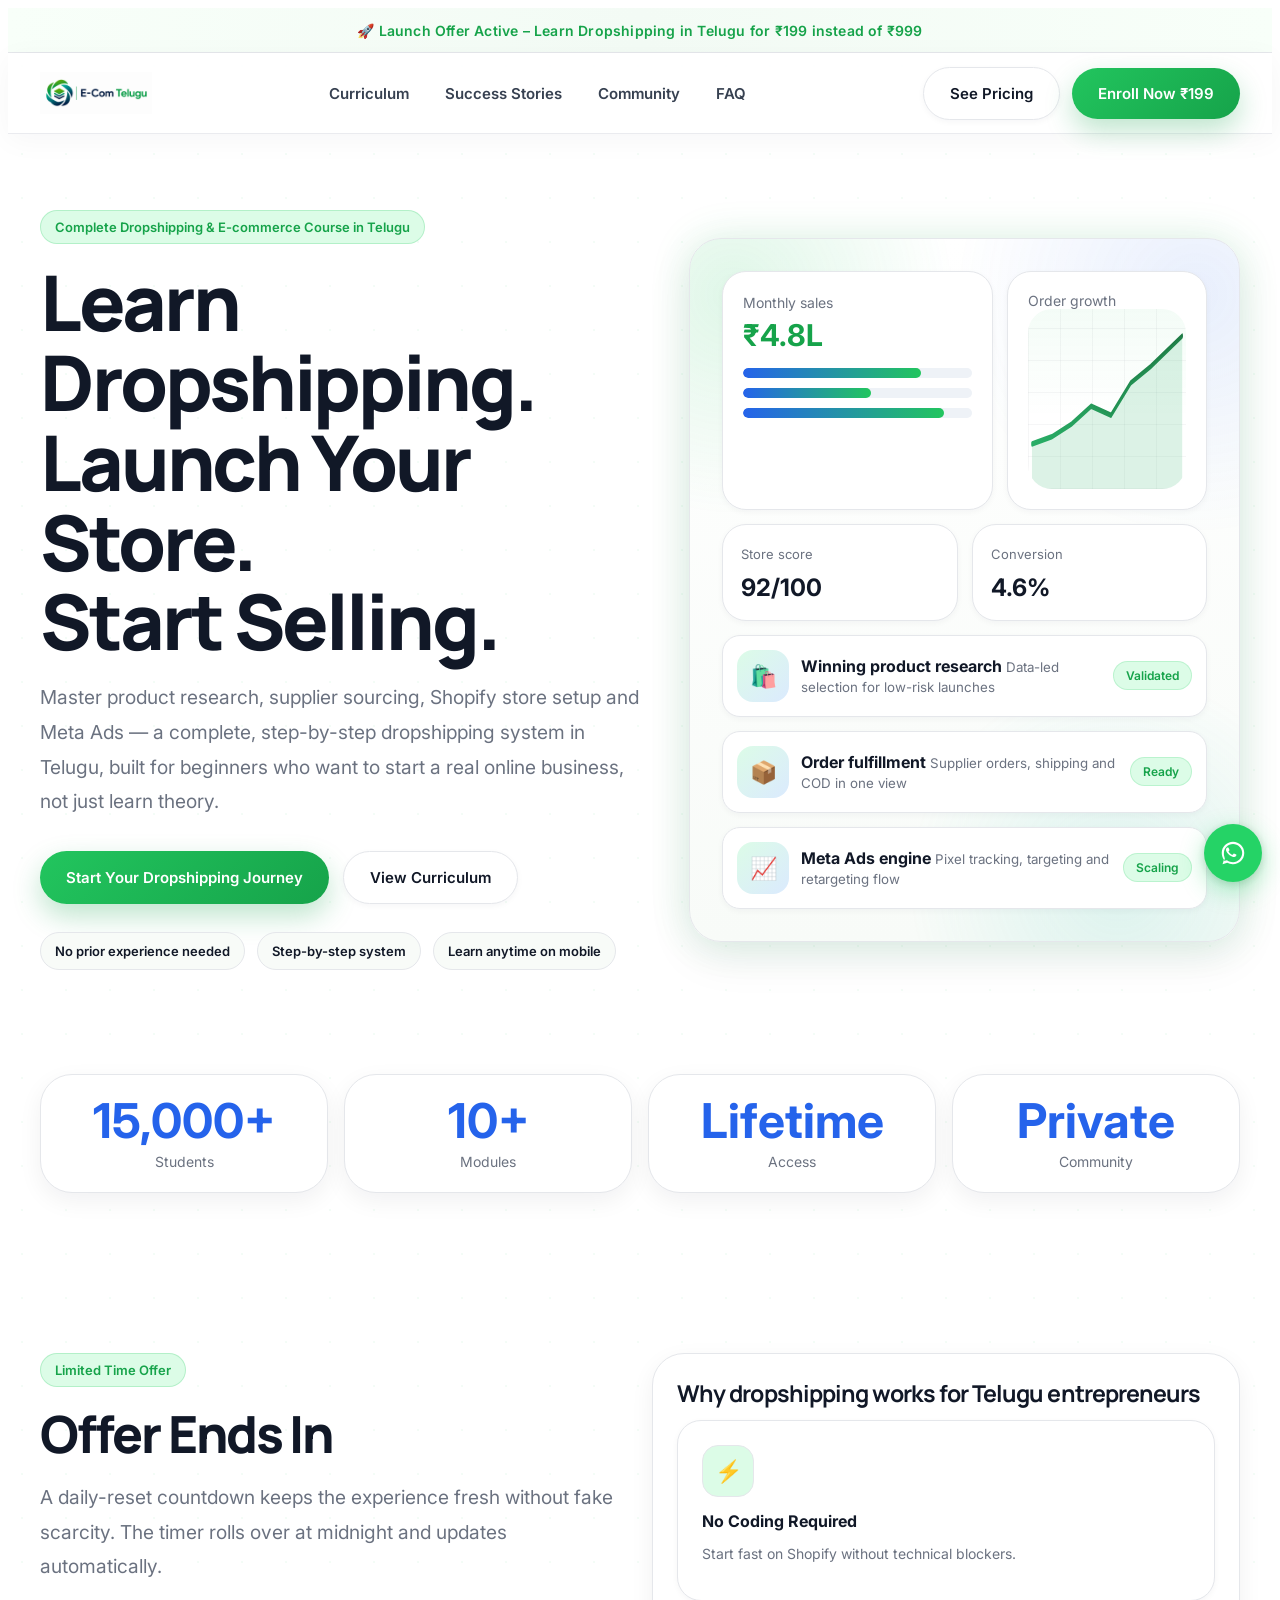
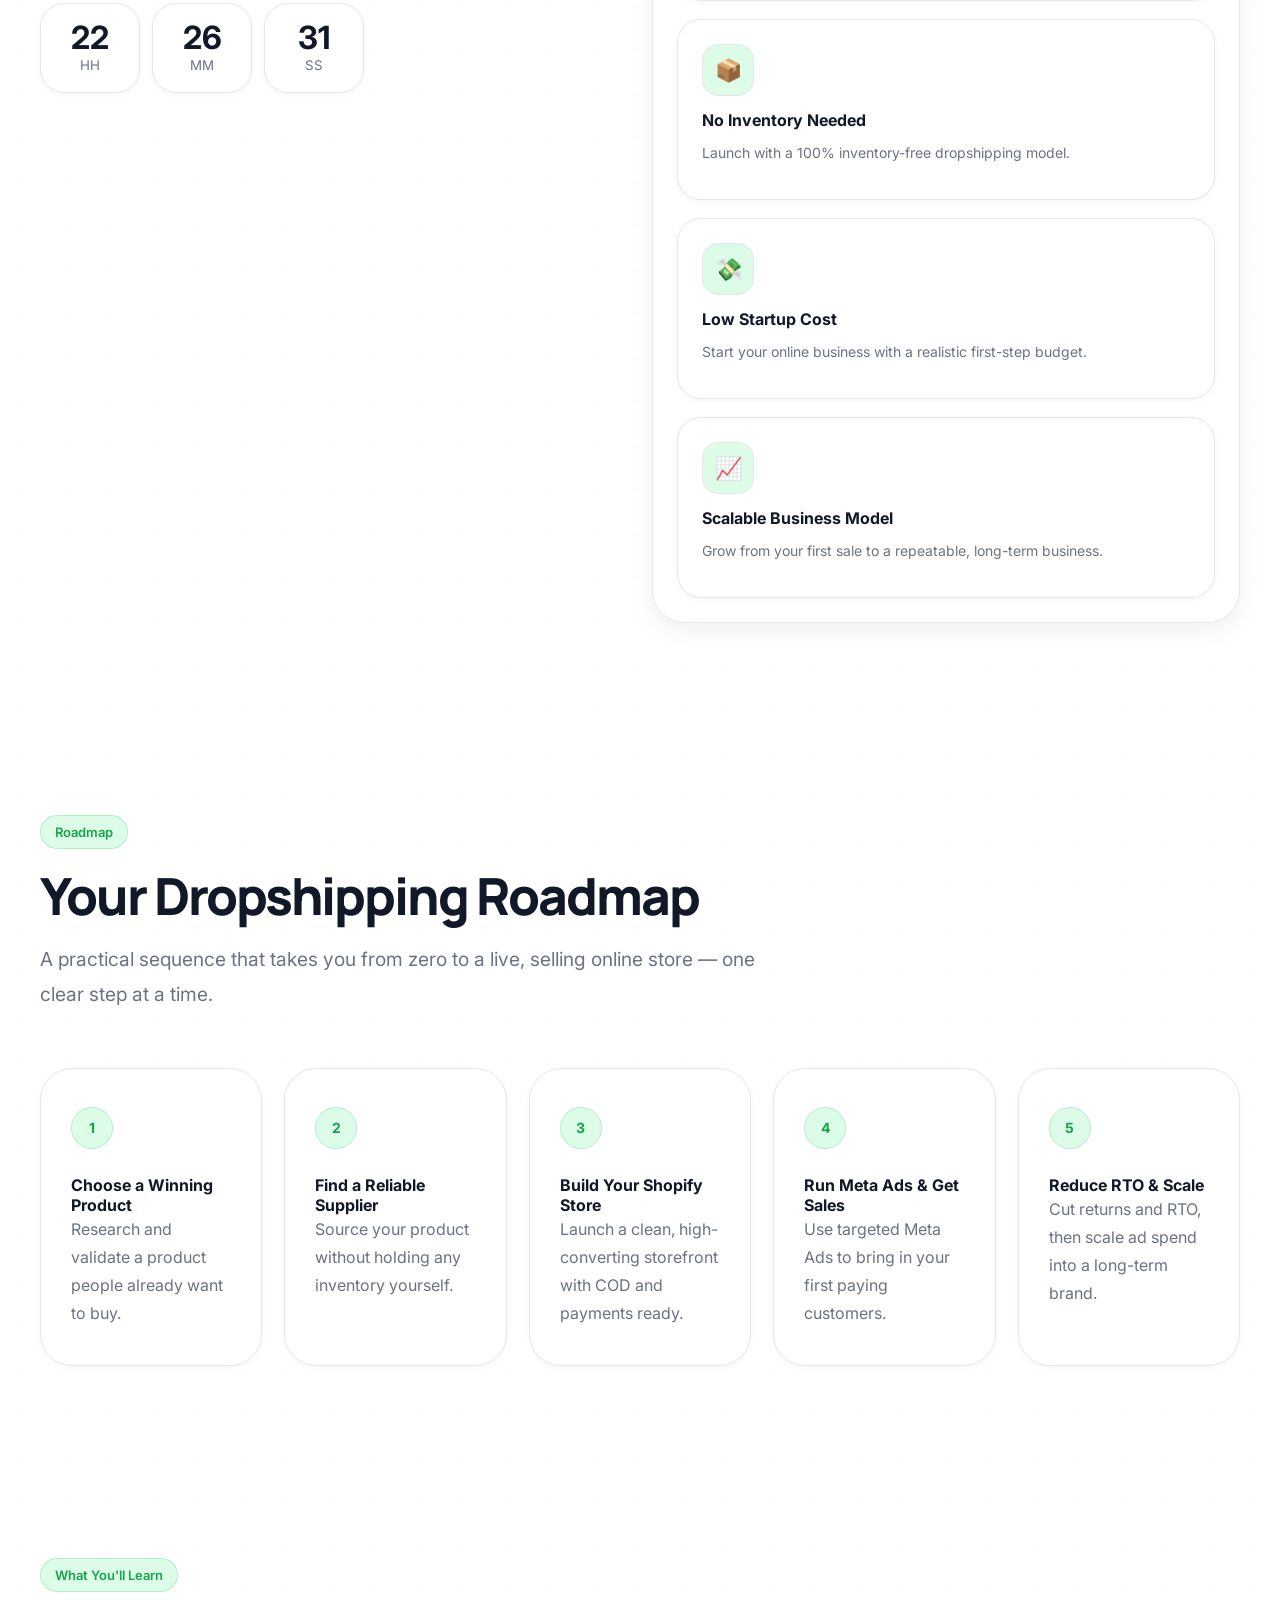
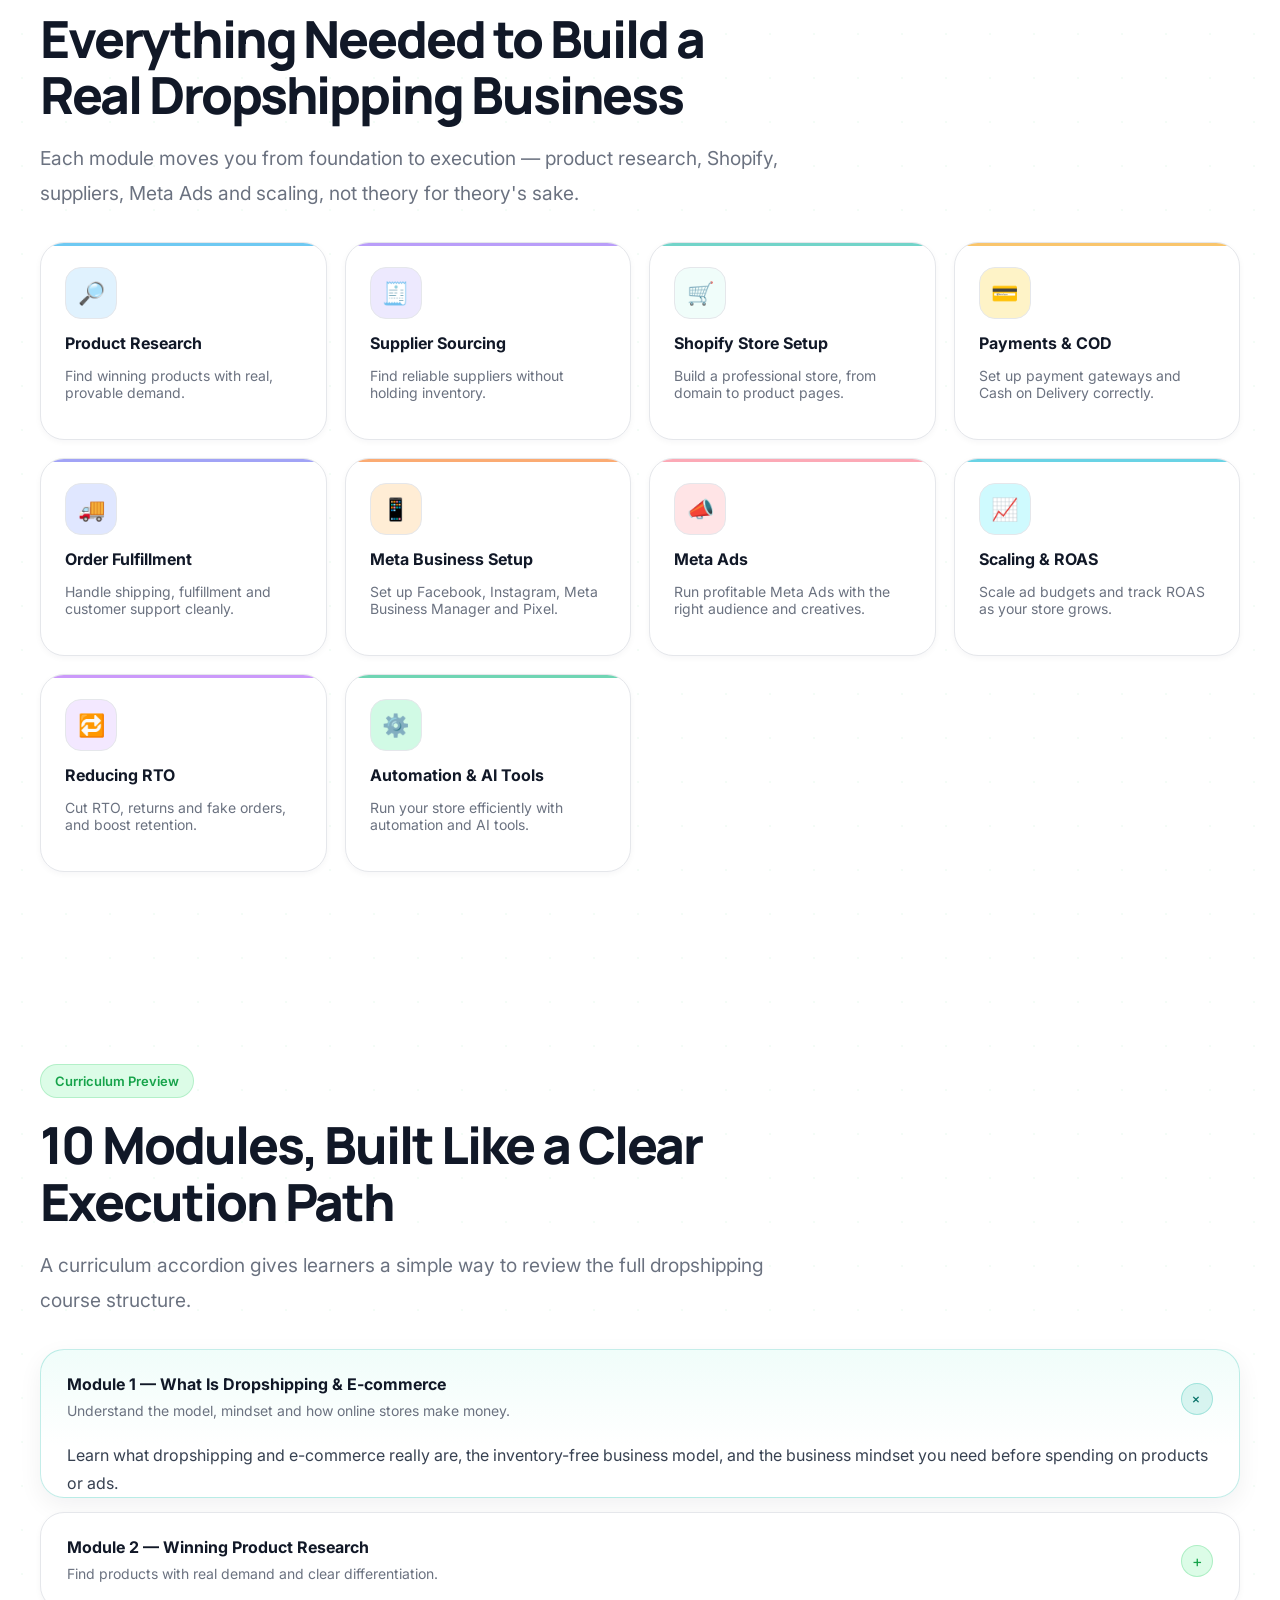
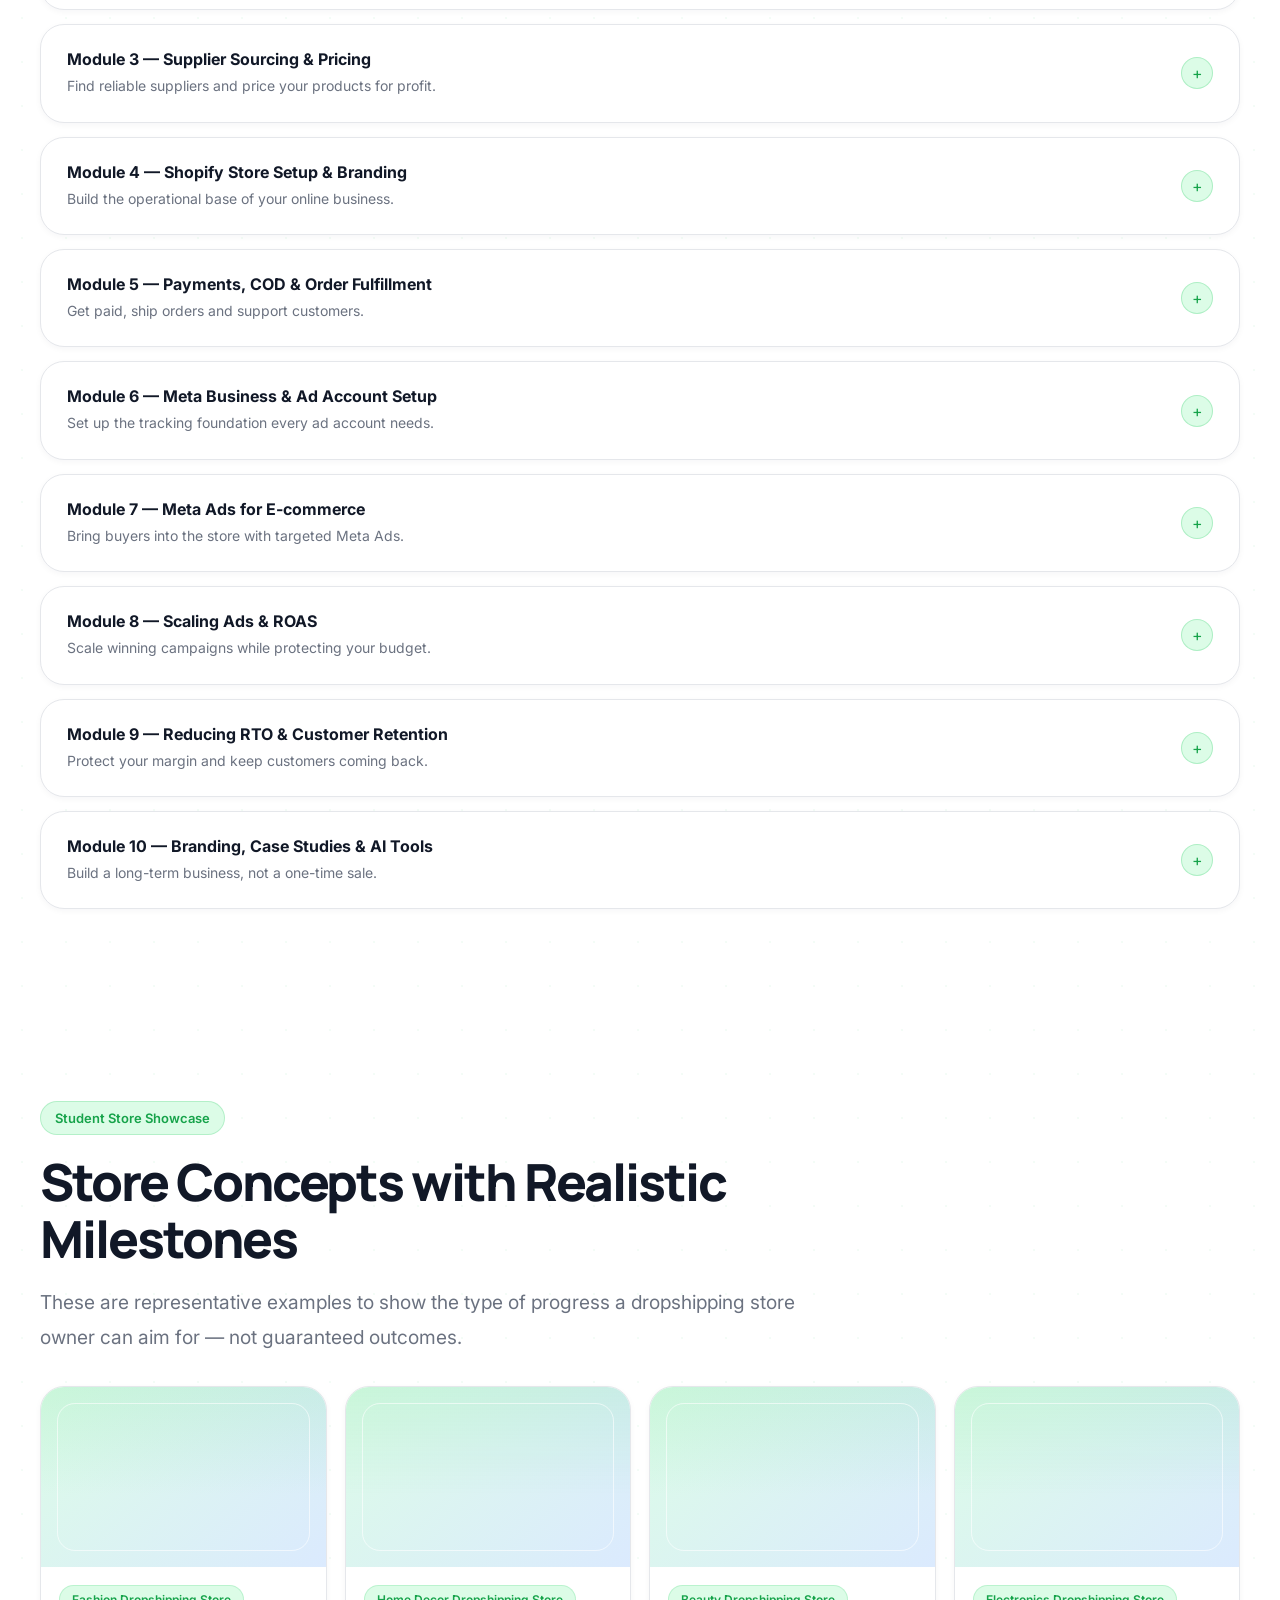
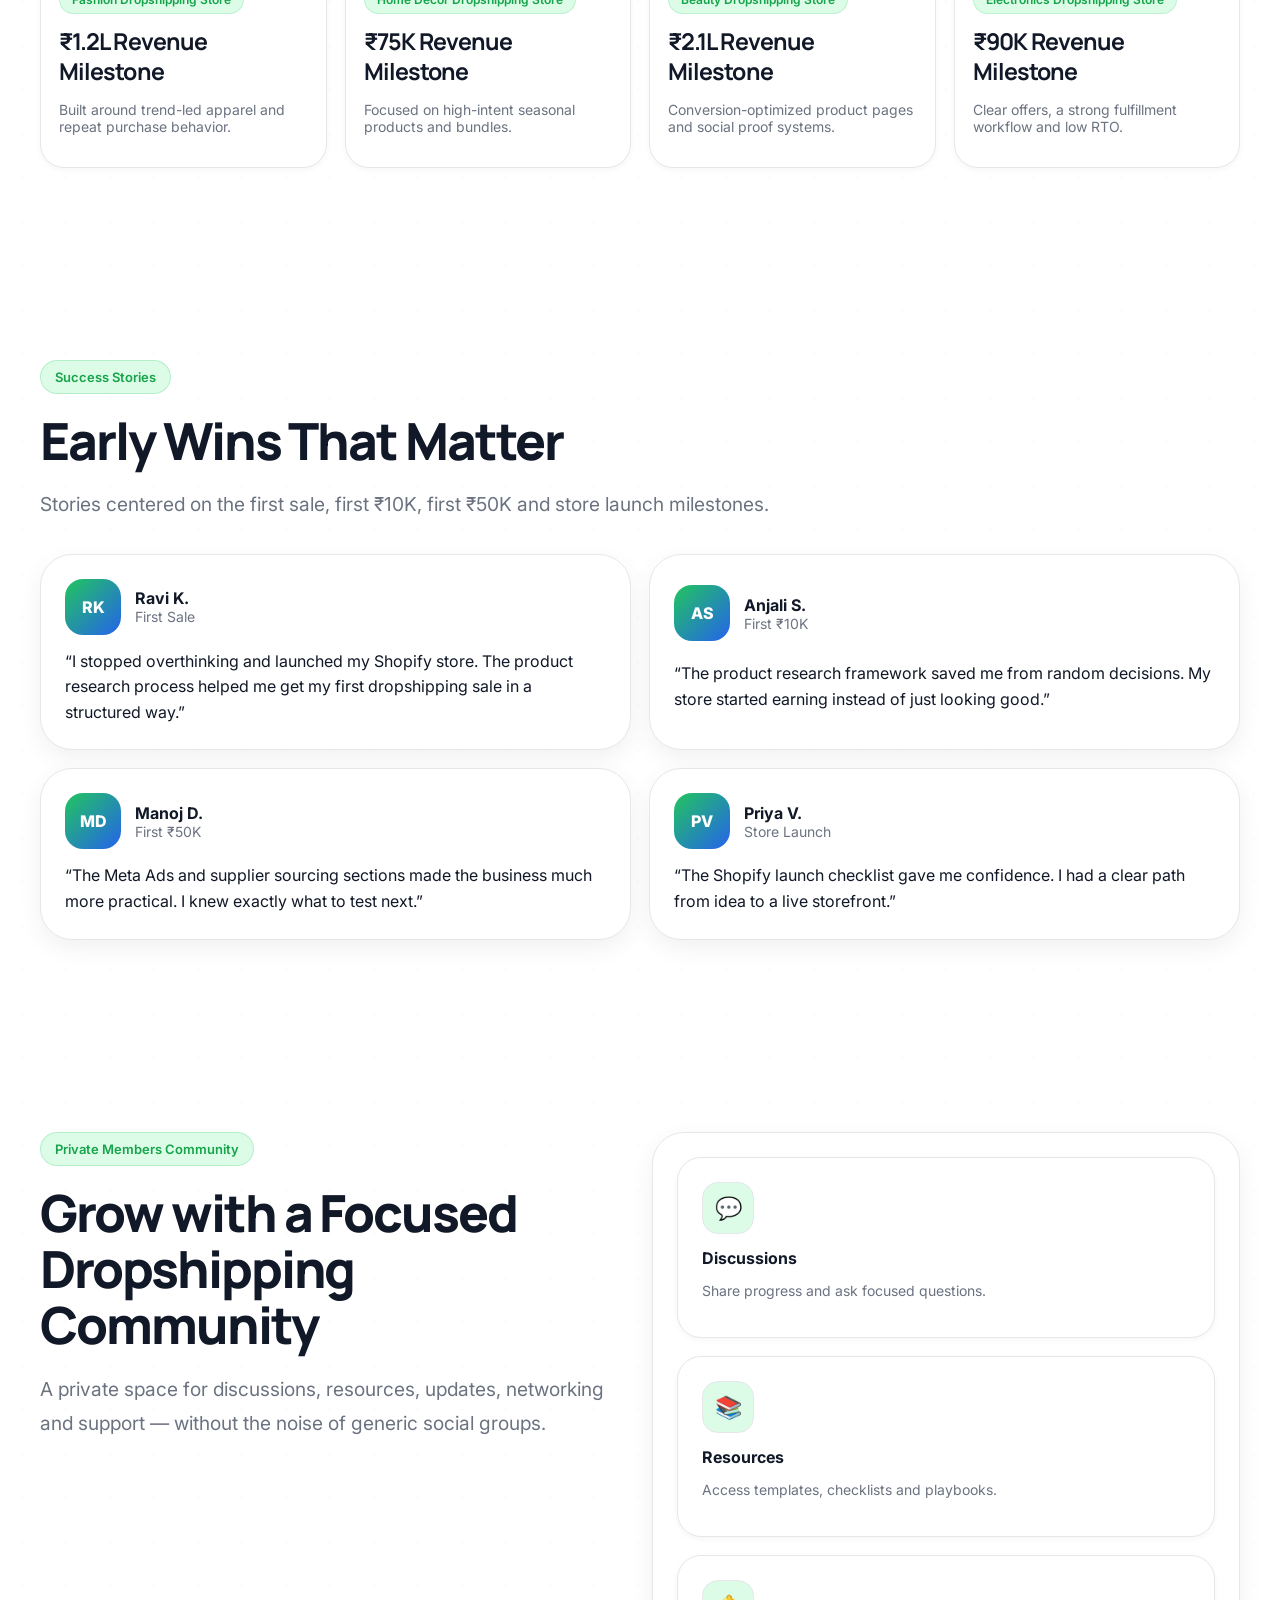
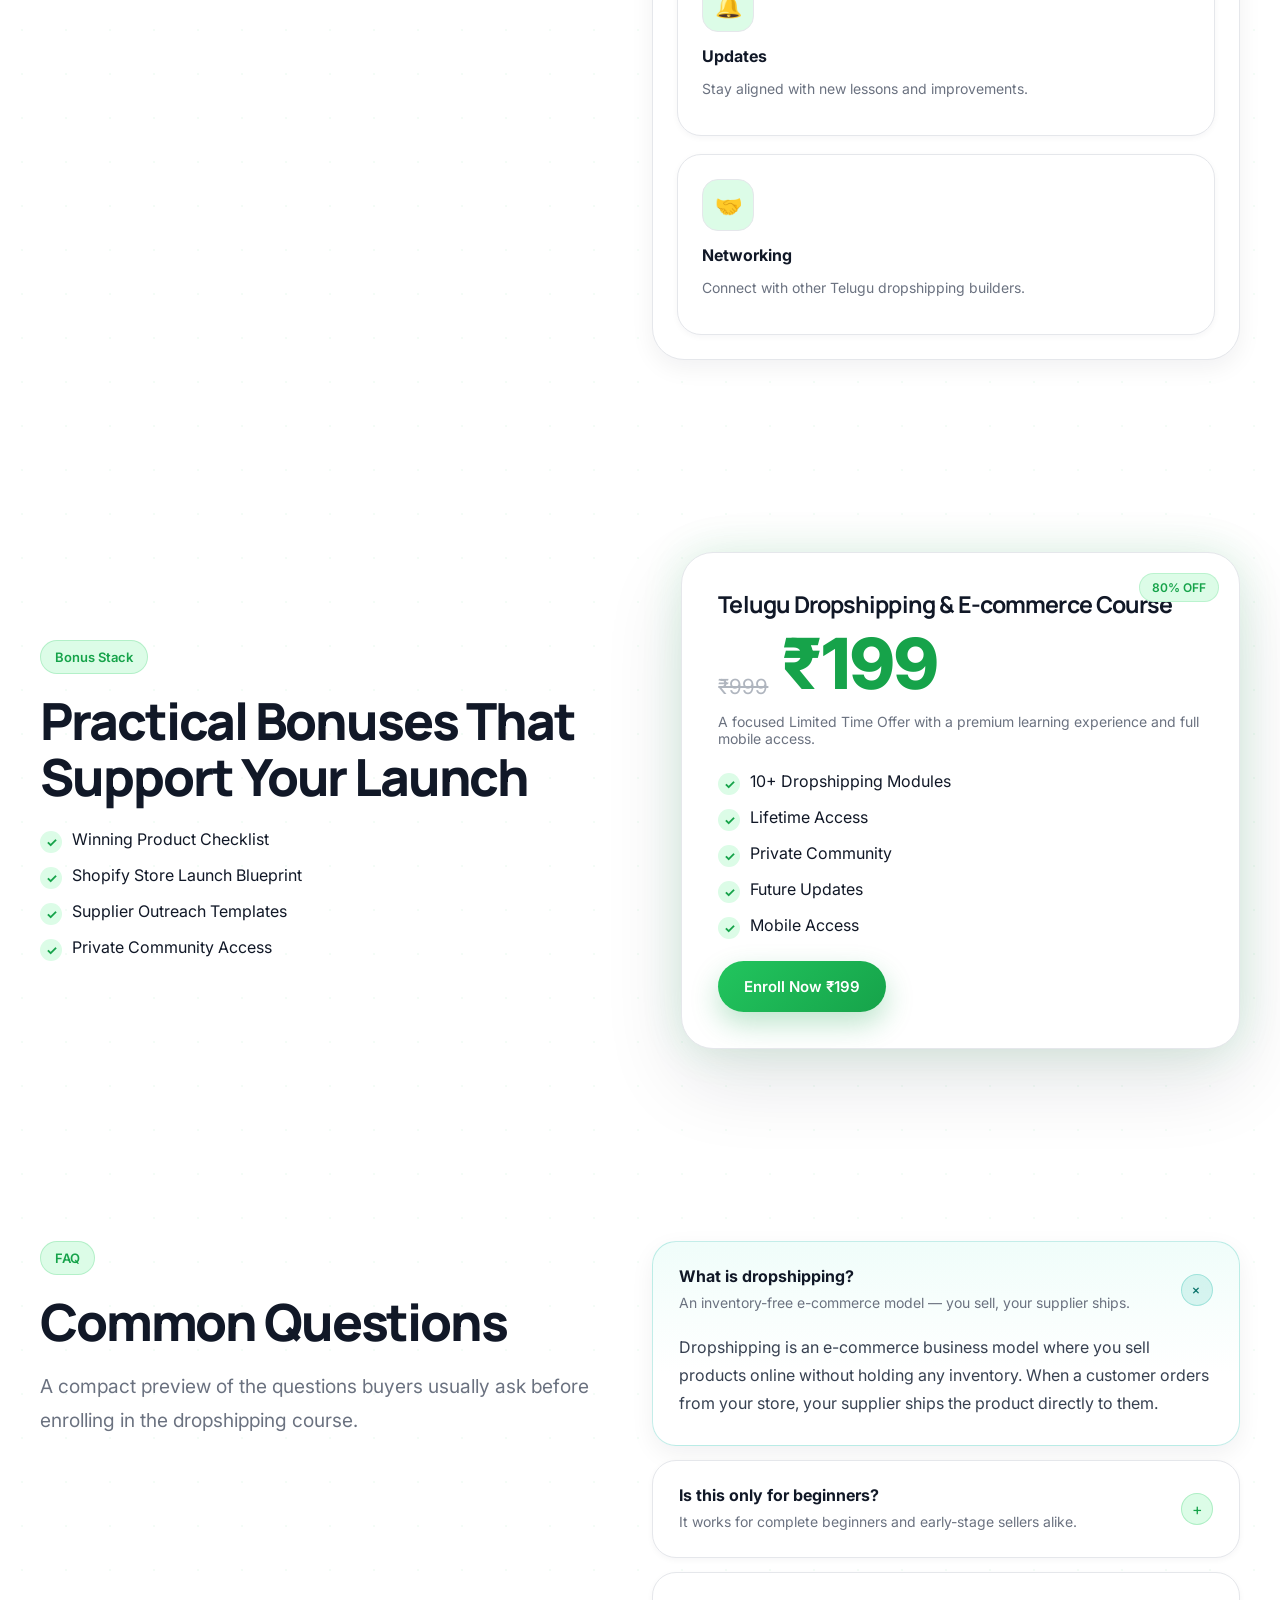
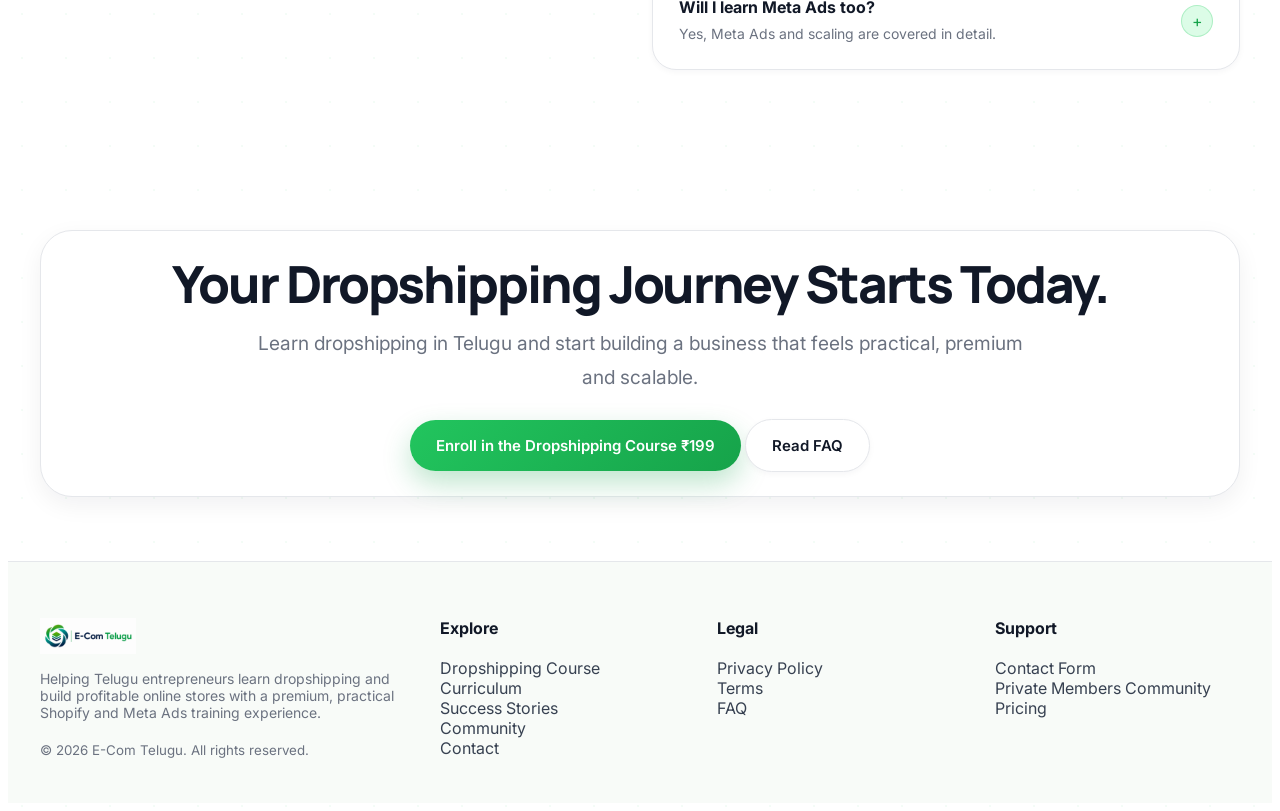
<file: index.html>
<!doctype html>
<html lang="en">
<head>
  <meta charset="utf-8" />
  <meta name="viewport" content="width=device-width, initial-scale=1" />
  <title>Telugu Dropshipping Course | Learn E-commerce & Shopify – E-Com Telugu</title>
  <meta name="description" content="Learn dropshipping in Telugu — product research, Shopify store setup, supplier sourcing and Meta Ads. Build your own online business, step by step." />
  <meta name="keywords" content="Telugu dropshipping course, dropshipping course Telugu, ecommerce course Telugu, Shopify course Telugu, learn dropshipping Telugu, online business course Telugu" />
  <link rel="canonical" href="https://thedevarashetty.github.io/ecomtelugu/" />
  <meta name="theme-color" content="#071E16" />

  <meta property="og:type" content="website" />
  <meta property="og:site_name" content="E-Com Telugu" />
  <meta property="og:title" content="Telugu Dropshipping Course | Learn E-commerce & Shopify" />
  <meta property="og:description" content="Learn dropshipping in Telugu — product research, Shopify store setup, supplier sourcing and Meta Ads. Build your own online business, step by step." />
  <meta property="og:url" content="https://thedevarashetty.github.io/ecomtelugu/" />
  <meta property="og:image" content="https://thedevarashetty.github.io/ecomtelugu/assets/logo-navbar.png" />
  <meta property="og:locale" content="en_IN" />
  <meta name="twitter:card" content="summary" />
  <meta name="twitter:title" content="Telugu Dropshipping Course | Learn E-commerce & Shopify" />
  <meta name="twitter:description" content="Learn dropshipping in Telugu — product research, Shopify store setup, supplier sourcing and Meta Ads." />

  <link rel="preconnect" href="https://fonts.googleapis.com">
  <link rel="preconnect" href="https://fonts.gstatic.com" crossorigin>
  <link href="https://fonts.googleapis.com/css2?family=Inter:wght@400;500;600;700;800&family=Manrope:wght@700;800&display=swap" rel="stylesheet">
  <link rel="stylesheet" href="styles.css" />

  <script type="application/ld+json">
  {
    "@context": "https://schema.org",
    "@type": "Course",
    "name": "E-Com Telugu Dropshipping & E-commerce Course",
    "description": "A complete Telugu-language dropshipping and e-commerce course covering product research, supplier sourcing, Shopify store setup, payments, order fulfillment, Meta Ads and scaling.",
    "provider": {
      "@type": "Organization",
      "name": "E-Com Telugu",
      "sameAs": "https://thedevarashetty.github.io/ecomtelugu/"
    },
    "inLanguage": "te",
    "offers": {
      "@type": "Offer",
      "category": "Paid",
      "price": "199",
      "priceCurrency": "INR",
      "availability": "https://schema.org/InStock"
    },
    "hasCourseInstance": {
      "@type": "CourseInstance",
      "courseMode": "online",
      "courseWorkload": "PT10H"
    }
  }
  </script>
</head>
<body class="">

    <div class="topbar">
      <div class="container">🚀 Launch Offer Active – Learn Dropshipping in Telugu for ₹199 instead of ₹999</div>
    </div>
    <div class="nav-wrap">
      <div class="container">
        <nav class="nav" aria-label="Primary">
          <a class="brand" href="index.html">
            <img
                src="assets/logo-navbar.png"
                alt="E-Com Telugu — Telugu Dropshipping Course"
                class="site-logo"
            >
          </a>
          <div class="nav-links">
            <a href="curriculum.html" class="">Curriculum</a>
            <a href="success-stories.html" class="">Success Stories</a>
            <a href="community.html" class="">Community</a>
            <a href="faq.html" class="">FAQ</a>
          </div>
          <div class="nav-actions">
            <a class="btn btn-secondary" href="index.html#pricing">See Pricing</a>
            <button class="btn btn-primary js-enroll sticky-cta" data-plan="ecom-telugu-masterclass" data-amount="19900">Enroll Now ₹199</button>
          </div>
          <button class="hamburger" aria-label="Open menu" aria-expanded="false"><span></span></button>
        </nav>
        <div class="mobile-panel">
          <div class="stack">
            <a class="btn btn-secondary" href="curriculum.html">Curriculum</a>
            <a class="btn btn-secondary" href="success-stories.html">Success Stories</a>
            <a class="btn btn-secondary" href="community.html">Community</a>
            <a class="btn btn-secondary" href="faq.html">FAQ</a>
            <a class="btn btn-secondary" href="index.html#pricing">See Pricing</a>
            <button class="btn btn-primary js-enroll" data-plan="ecom-telugu-masterclass" data-amount="19900">Enroll Now ₹199</button>
          </div>
        </div>
      </div>
    </div>


<main>
  <section class="hero">
    <div class="container hero-wrap">
      <div class="hero-copy reveal">
        <div class="kicker">Complete Dropshipping &amp; E-commerce Course in Telugu</div>
        <h1>Learn Dropshipping.<br>Launch Your Store.<br>Start Selling.</h1>
        <p class="lead">Master product research, supplier sourcing, Shopify store setup and Meta Ads — a complete, step-by-step dropshipping system in Telugu, built for beginners who want to start a real online business, not just learn theory.</p>
        <div class="actions">
          <a class="btn btn-primary js-enroll" data-plan="ecom-telugu-masterclass" data-amount="19900">Start Your Dropshipping Journey</a>
          <a class="btn btn-secondary" href="curriculum.html">View Curriculum</a>
        </div>
        <div class="hero-badges">
          <span class="pill">No prior experience needed</span>
          <span class="pill">Step-by-step system</span>
          <span class="pill">Learn anytime on mobile</span>
        </div>
      </div>

      <div class="hero-visual reveal">
        <div class="card dashboard glow">
          <div class="metric-row">
            <div class="mini-card">
              <span class="small-muted">Monthly sales</span>
              <strong>₹4.8L</strong>
              <div class="progress-bars">
                <div class="progress"><span style="width:78%"></span></div>
                <div class="progress"><span style="width:56%"></span></div>
                <div class="progress"><span style="width:88%"></span></div>
              </div>
            </div>
            <div class="visual-card">
              <div class="small-muted">Order growth</div>
              <div class="sale-graph" aria-label="Sample Shopify store sales chart">
                <svg viewBox="0 0 600 200" preserveAspectRatio="none">
                  <defs>
                    <linearGradient id="lineGrad" x1="0" y1="0" x2="1" y2="0">
                      <stop offset="0%" stop-color="#2AAE67"/>
                      <stop offset="100%" stop-color="#1F7A45"/>
                    </linearGradient>
                  </defs>
                  <polyline fill="none" stroke="url(#lineGrad)" stroke-width="6" stroke-linecap="round" stroke-linejoin="round" points="15,150 90,142 165,128 240,108 315,118 390,82 465,64 585,30"></polyline>
                  <polyline fill="rgba(42,174,103,.16)" stroke="none" points="15,150 90,142 165,128 240,108 315,118 390,82 465,64 585,30 585,200 15,200"></polyline>
                </svg>
              </div>
            </div>
          </div>

          <div class="stat-row">
            <div class="stat">
              <span>Store score</span>
              <strong>92/100</strong>
            </div>
            <div class="stat">
              <span>Conversion</span>
              <strong>4.6%</strong>
            </div>
          </div>

          <div class="stat-stack" style="margin-top:14px;">
            <div class="product-card">
              <div class="product-thumb">🛍️</div>
              <div class="meta">
                <strong>Winning product research</strong>
                <small>Data-led selection for low-risk launches</small>
              </div>
              <span class="tag">Validated</span>
            </div>
            <div class="product-card">
              <div class="product-thumb">📦</div>
              <div class="meta">
                <strong>Order fulfillment</strong>
                <small>Supplier orders, shipping and COD in one view</small>
              </div>
              <span class="tag">Ready</span>
            </div>
            <div class="product-card">
              <div class="product-thumb">📈</div>
              <div class="meta">
                <strong>Meta Ads engine</strong>
                <small>Pixel tracking, targeting and retargeting flow</small>
              </div>
              <span class="tag">Scaling</span>
            </div>
          </div>
        </div>
      </div>
    </div>
  </section>

  <section class="section-tight">
    <div class="container">
      <div class="counter-row">
        <div class="card counter reveal">
          <strong data-target="15000+">0</strong>
          <span>Students</span>
        </div>
        <div class="card counter reveal">
          <strong data-target="10+">0</strong>
          <span>Modules</span>
        </div>
        <div class="card counter reveal">
          <strong data-target="Lifetime">Lifetime</strong>
          <span>Access</span>
        </div>
        <div class="card counter reveal">
          <strong data-target="Private">Private</strong>
          <span>Community</span>
        </div>
      </div>
    </div>
  </section>

  <section class="section">
    <div class="container split">
      <div class="reveal">
        <div class="kicker">Limited Time Offer</div>
        <h2>Offer Ends In</h2>
        <p class="lead">A daily-reset countdown keeps the experience fresh without fake scarcity. The timer rolls over at midnight and updates automatically.</p>
        <div class="timer countdown" aria-label="Countdown timer">
          <div class="box"><strong data-unit="h">00</strong><small>HH</small></div>
          <div class="box"><strong data-unit="m">00</strong><small>MM</small></div>
          <div class="box"><strong data-unit="s">00</strong><small>SS</small></div>
        </div>
      </div>
      <div class="card pad reveal">
        <h3 style="margin-bottom:12px;">Why dropshipping works for Telugu entrepreneurs</h3>
        <div class="grid">
          <div class="icon-card">
            <div class="icon-badge">⚡</div>
            <strong>No Coding Required</strong>
            <p class="small-muted">Start fast on Shopify without technical blockers.</p>
          </div>
          <div class="icon-card">
            <div class="icon-badge">📦</div>
            <strong>No Inventory Needed</strong>
            <p class="small-muted">Launch with a 100% inventory-free dropshipping model.</p>
          </div>
          <div class="icon-card">
            <div class="icon-badge">💸</div>
            <strong>Low Startup Cost</strong>
            <p class="small-muted">Start your online business with a realistic first-step budget.</p>
          </div>
          <div class="icon-card">
            <div class="icon-badge">📈</div>
            <strong>Scalable Business Model</strong>
            <p class="small-muted">Grow from your first sale to a repeatable, long-term business.</p>
          </div>
        </div>
      </div>
    </div>
  </section>

  <section class="section">
    <div class="container">
      <div class="section-header reveal">
        <div class="kicker">Roadmap</div>
        <h2>Your Dropshipping Roadmap</h2>
        <p class="lead">A practical sequence that takes you from zero to a live, selling online store — one clear step at a time.</p>
      </div>
      <div class="roadmap">
        <div class="roadmap-track">
          <div class="roadmap-step reveal" data-step="1"><strong>Choose a Winning Product</strong><p>Research and validate a product people already want to buy.</p></div>
          <div class="roadmap-step reveal" data-step="2"><strong>Find a Reliable Supplier</strong><p>Source your product without holding any inventory yourself.</p></div>
          <div class="roadmap-step reveal" data-step="3"><strong>Build Your Shopify Store</strong><p>Launch a clean, high-converting storefront with COD and payments ready.</p></div>
          <div class="roadmap-step reveal" data-step="4"><strong>Run Meta Ads &amp; Get Sales</strong><p>Use targeted Meta Ads to bring in your first paying customers.</p></div>
          <div class="roadmap-step reveal" data-step="5"><strong>Reduce RTO &amp; Scale</strong><p>Cut returns and RTO, then scale ad spend into a long-term brand.</p></div>
        </div>
      </div>
    </div>
  </section>

  <section class="section">
    <div class="container">
      <div class="section-header reveal">
        <div class="kicker">What You'll Learn</div>
        <h2>Everything Needed to Build a Real Dropshipping Business</h2>
        <p class="lead">Each module moves you from foundation to execution — product research, Shopify, suppliers, Meta Ads and scaling, not theory for theory's sake.</p>
      </div>
      <div class="icon-grid">
        <div class="icon-card reveal"><div class="icon-badge">🔎</div><strong>Product Research</strong><p class="small-muted">Find winning products with real, provable demand.</p></div>
        <div class="icon-card reveal"><div class="icon-badge">🧾</div><strong>Supplier Sourcing</strong><p class="small-muted">Find reliable suppliers without holding inventory.</p></div>
        <div class="icon-card reveal"><div class="icon-badge">🛒</div><strong>Shopify Store Setup</strong><p class="small-muted">Build a professional store, from domain to product pages.</p></div>
        <div class="icon-card reveal"><div class="icon-badge">💳</div><strong>Payments &amp; COD</strong><p class="small-muted">Set up payment gateways and Cash on Delivery correctly.</p></div>
        <div class="icon-card reveal"><div class="icon-badge">🚚</div><strong>Order Fulfillment</strong><p class="small-muted">Handle shipping, fulfillment and customer support cleanly.</p></div>
        <div class="icon-card reveal"><div class="icon-badge">📱</div><strong>Meta Business Setup</strong><p class="small-muted">Set up Facebook, Instagram, Meta Business Manager and Pixel.</p></div>
        <div class="icon-card reveal"><div class="icon-badge">📣</div><strong>Meta Ads</strong><p class="small-muted">Run profitable Meta Ads with the right audience and creatives.</p></div>
        <div class="icon-card reveal"><div class="icon-badge">📈</div><strong>Scaling &amp; ROAS</strong><p class="small-muted">Scale ad budgets and track ROAS as your store grows.</p></div>
        <div class="icon-card reveal"><div class="icon-badge">🔁</div><strong>Reducing RTO</strong><p class="small-muted">Cut RTO, returns and fake orders, and boost retention.</p></div>
        <div class="icon-card reveal"><div class="icon-badge">⚙️</div><strong>Automation &amp; AI Tools</strong><p class="small-muted">Run your store efficiently with automation and AI tools.</p></div>
      </div>
    </div>
  </section>

  <section class="section">
    <div class="container">
      <div class="section-header reveal">
        <div class="kicker">Curriculum Preview</div>
        <h2>10 Modules, Built Like a Clear Execution Path</h2>
        <p class="lead">A curriculum accordion gives learners a simple way to review the full dropshipping course structure.</p>
      </div>
      <div class="accordion">
        <div class="acc-item reveal open">
          <button class="acc-btn" aria-expanded="true"><div><strong>Module 1 — What Is Dropshipping &amp; E-commerce</strong><span>Understand the model, mindset and how online stores make money.</span></div><div class="acc-icon">+</div></button>
          <div class="acc-panel"><div>Learn what dropshipping and e-commerce really are, the inventory-free business model, and the business mindset you need before spending on products or ads.</div></div>
        </div>
        <div class="acc-item reveal">
          <button class="acc-btn" aria-expanded="false"><div><strong>Module 2 — Winning Product Research</strong><span>Find products with real demand and clear differentiation.</span></div><div class="acc-icon">+</div></button>
          <div class="acc-panel"><div>Work through product research, winning product selection and competitor research — data-led methods that reduce risk before you launch.</div></div>
        </div>
        <div class="acc-item reveal">
          <button class="acc-btn" aria-expanded="false"><div><strong>Module 3 — Supplier Sourcing &amp; Pricing</strong><span>Find reliable suppliers and price your products for profit.</span></div><div class="acc-icon">+</div></button>
          <div class="acc-panel"><div>Cover supplier research, supplier communication and finding reliable suppliers, plus pricing strategy that protects your margin from day one.</div></div>
        </div>
        <div class="acc-item reveal">
          <button class="acc-btn" aria-expanded="false"><div><strong>Module 4 — Shopify Store Setup &amp; Branding</strong><span>Build the operational base of your online business.</span></div><div class="acc-icon">+</div></button>
          <div class="acc-panel"><div>Set up your Shopify store — domain, branding, store design, landing pages and product pages that are built to convert.</div></div>
        </div>
        <div class="acc-item reveal">
          <button class="acc-btn" aria-expanded="false"><div><strong>Module 5 — Payments, COD &amp; Order Fulfillment</strong><span>Get paid, ship orders and support customers.</span></div><div class="acc-icon">+</div></button>
          <div class="acc-panel"><div>Configure payment gateway setup and Cash on Delivery, learn shipping and order fulfillment, and set up automation and customer support systems.</div></div>
        </div>
        <div class="acc-item reveal">
          <button class="acc-btn" aria-expanded="false"><div><strong>Module 6 — Meta Business &amp; Ad Account Setup</strong><span>Set up the tracking foundation every ad account needs.</span></div><div class="acc-icon">+</div></button>
          <div class="acc-panel"><div>Learn WhatsApp Business, Facebook Page setup, Instagram Business setup, Meta Business Manager, Meta Pixel and Conversion API.</div></div>
        </div>
        <div class="acc-item reveal">
          <button class="acc-btn" aria-expanded="false"><div><strong>Module 7 — Meta Ads for E-commerce</strong><span>Bring buyers into the store with targeted Meta Ads.</span></div><div class="acc-icon">+</div></button>
          <div class="acc-panel"><div>Master campaign structure, audience research, interest targeting, creative strategy, ad copy and video ads that convert.</div></div>
        </div>
        <div class="acc-item reveal">
          <button class="acc-btn" aria-expanded="false"><div><strong>Module 8 — Scaling Ads &amp; ROAS</strong><span>Scale winning campaigns while protecting your budget.</span></div><div class="acc-icon">+</div></button>
          <div class="acc-panel"><div>Learn scaling ads, budget optimization, analytics and ROAS — how to read the numbers and scale spend on what actually works.</div></div>
        </div>
        <div class="acc-item reveal">
          <button class="acc-btn" aria-expanded="false"><div><strong>Module 9 — Reducing RTO &amp; Customer Retention</strong><span>Protect your margin and keep customers coming back.</span></div><div class="acc-icon">+</div></button>
          <div class="acc-panel"><div>Cover order management, reducing RTO, reducing returns and reducing fake orders, plus customer retention, upselling and cross-selling.</div></div>
        </div>
        <div class="acc-item reveal">
          <button class="acc-btn" aria-expanded="false"><div><strong>Module 10 — Branding, Case Studies &amp; AI Tools</strong><span>Build a long-term business, not a one-time sale.</span></div><div class="acc-icon">+</div></button>
          <div class="acc-panel"><div>Study branding and building a long-term e-commerce business, review real case studies, common mistakes, AI tools and the latest industry practices.</div></div>
        </div>
      </div>
    </div>
  </section>

  <section class="section">
    <div class="container">
      <div class="section-header reveal">
        <div class="kicker">Student Store Showcase</div>
        <h2>Store Concepts with Realistic Milestones</h2>
        <p class="lead">These are representative examples to show the type of progress a dropshipping store owner can aim for — not guaranteed outcomes.</p>
      </div>
      <div class="showcase">
        <article class="card showcase-card reveal">
          <div class="showcase-media"></div>
          <div class="showcase-body">
            <span class="tag">Fashion Dropshipping Store</span>
            <h3 style="margin-top:12px;">₹1.2L Revenue Milestone</h3>
            <p class="small-muted">Built around trend-led apparel and repeat purchase behavior.</p>
          </div>
        </article>
        <article class="card showcase-card reveal">
          <div class="showcase-media"></div>
          <div class="showcase-body">
            <span class="tag">Home Decor Dropshipping Store</span>
            <h3 style="margin-top:12px;">₹75K Revenue Milestone</h3>
            <p class="small-muted">Focused on high-intent seasonal products and bundles.</p>
          </div>
        </article>
        <article class="card showcase-card reveal">
          <div class="showcase-media"></div>
          <div class="showcase-body">
            <span class="tag">Beauty Dropshipping Store</span>
            <h3 style="margin-top:12px;">₹2.1L Revenue Milestone</h3>
            <p class="small-muted">Conversion-optimized product pages and social proof systems.</p>
          </div>
        </article>
        <article class="card showcase-card reveal">
          <div class="showcase-media"></div>
          <div class="showcase-body">
            <span class="tag">Electronics Dropshipping Store</span>
            <h3 style="margin-top:12px;">₹90K Revenue Milestone</h3>
            <p class="small-muted">Clear offers, a strong fulfillment workflow and low RTO.</p>
          </div>
        </article>
      </div>
    </div>
  </section>

  <section class="section">
    <div class="container">
      <div class="section-header reveal">
        <div class="kicker">Success Stories</div>
        <h2>Early Wins That Matter</h2>
        <p class="lead">Stories centered on the first sale, first ₹10K, first ₹50K and store launch milestones.</p>
      </div>
      <div class="grid grid-2">
        <div class="card story-card reveal">
          <div class="story-top"><div class="avatar">RK</div><div><strong>Ravi K.</strong><div class="role">First Sale</div></div></div>
          <div class="quote">“I stopped overthinking and launched my Shopify store. The product research process helped me get my first dropshipping sale in a structured way.”</div>
        </div>
        <div class="card story-card reveal">
          <div class="story-top"><div class="avatar">AS</div><div><strong>Anjali S.</strong><div class="role">First ₹10K</div></div></div>
          <div class="quote">“The product research framework saved me from random decisions. My store started earning instead of just looking good.”</div>
        </div>
        <div class="card story-card reveal">
          <div class="story-top"><div class="avatar">MD</div><div><strong>Manoj D.</strong><div class="role">First ₹50K</div></div></div>
          <div class="quote">“The Meta Ads and supplier sourcing sections made the business much more practical. I knew exactly what to test next.”</div>
        </div>
        <div class="card story-card reveal">
          <div class="story-top"><div class="avatar">PV</div><div><strong>Priya V.</strong><div class="role">Store Launch</div></div></div>
          <div class="quote">“The Shopify launch checklist gave me confidence. I had a clear path from idea to a live storefront.”</div>
        </div>
      </div>
    </div>
  </section>

  <section class="section" id="community">
    <div class="container split">
      <div class="reveal">
        <div class="kicker">Private Members Community</div>
        <h2>Grow with a Focused Dropshipping Community</h2>
        <p class="lead">A private space for discussions, resources, updates, networking and support — without the noise of generic social groups.</p>
      </div>
      <div class="card pad reveal">
        <div class="grid">
          <div class="icon-card"><div class="icon-badge">💬</div><strong>Discussions</strong><p class="small-muted">Share progress and ask focused questions.</p></div>
          <div class="icon-card"><div class="icon-badge">📚</div><strong>Resources</strong><p class="small-muted">Access templates, checklists and playbooks.</p></div>
          <div class="icon-card"><div class="icon-badge">🔔</div><strong>Updates</strong><p class="small-muted">Stay aligned with new lessons and improvements.</p></div>
          <div class="icon-card"><div class="icon-badge">🤝</div><strong>Networking</strong><p class="small-muted">Connect with other Telugu dropshipping builders.</p></div>
        </div>
      </div>
    </div>
  </section>

  <section class="section" id="pricing">
    <div class="container pricing">
      <div class="reveal">
        <div class="kicker">Bonus Stack</div>
        <h2>Practical Bonuses That Support Your Launch</h2>
        <div class="checklist">
          <div class="check">Winning Product Checklist</div>
          <div class="check">Shopify Store Launch Blueprint</div>
          <div class="check">Supplier Outreach Templates</div>
          <div class="check">Private Community Access</div>
        </div>
      </div>
      <div class="card price-card reveal">
        <span class="tag price-badge">80% OFF</span>
        <h3>Telugu Dropshipping &amp; E-commerce Course</h3>
        <div class="price">
          <span class="old">₹999</span>
          <span class="new">₹199</span>
        </div>
        <p class="small-muted">A focused Limited Time Offer with a premium learning experience and full mobile access.</p>
        <div class="checklist">
          <div class="check">10+ Dropshipping Modules</div>
          <div class="check">Lifetime Access</div>
          <div class="check">Private Community</div>
          <div class="check">Future Updates</div>
          <div class="check">Mobile Access</div>
        </div>
        <div class="actions" style="margin-top:22px;">
          <button class="btn btn-primary js-enroll" data-plan="ecom-telugu-masterclass" data-amount="19900">Enroll Now ₹199</button>
        </div>
      </div>
    </div>
  </section>

  <section class="section">
    <div class="container split">
      <div class="reveal">
        <div class="kicker">FAQ</div>
        <h2>Common Questions</h2>
        <p class="lead">A compact preview of the questions buyers usually ask before enrolling in the dropshipping course.</p>
      </div>
      <div class="accordion reveal">
        <div class="acc-item open">
          <button class="acc-btn" aria-expanded="true"><div><strong>What is dropshipping?</strong><span>An inventory-free e-commerce model — you sell, your supplier ships.</span></div><div class="acc-icon">+</div></button>
          <div class="acc-panel"><div>Dropshipping is an e-commerce business model where you sell products online without holding any inventory. When a customer orders from your store, your supplier ships the product directly to them.</div></div>
        </div>
        <div class="acc-item">
          <button class="acc-btn" aria-expanded="false"><div><strong>Is this only for beginners?</strong><span>It works for complete beginners and early-stage sellers alike.</span></div><div class="acc-icon">+</div></button>
          <div class="acc-panel"><div>The structure is designed for students, job seekers, housewives and first-time founders, as well as business owners exploring online selling.</div></div>
        </div>
        <div class="acc-item">
          <button class="acc-btn" aria-expanded="false"><div><strong>Will I learn Meta Ads too?</strong><span>Yes, Meta Ads and scaling are covered in detail.</span></div><div class="acc-icon">+</div></button>
          <div class="acc-panel"><div>Meta Business setup and Meta Ads are included as part of the growth modules, with a practical focus on real campaign decisions.</div></div>
        </div>
      </div>
    </div>
  </section>

  <section class="section-tight">
    <div class="container card pad reveal" style="text-align:center;">
      <h2>Your Dropshipping Journey Starts Today.</h2>
      <p class="lead" style="margin: 14px auto 0;">Learn dropshipping in Telugu and start building a business that feels practical, premium and scalable.</p>
      <div class="actions" style="justify-content:center; margin-top:24px;">
        <button class="btn btn-primary js-enroll" data-plan="ecom-telugu-masterclass" data-amount="19900">Enroll in the Dropshipping Course ₹199</button>
        <a class="btn btn-secondary" href="faq.html">Read FAQ</a>
      </div>
    </div>
  </section>
</main>


    <footer class="footer">
      <div class="container">
        <div class="footer-grid">
          <div>
            <img
               src="assets/logo-navbar.png"
               alt="E-Com Telugu — Telugu Dropshipping Course"
               class="footer-logo"
            >
            <p class="small-muted">Helping Telugu entrepreneurs learn dropshipping and build profitable online stores with a premium, practical Shopify and Meta Ads training experience.</p>
            <small>© 2026 E-Com Telugu. All rights reserved.</small>
          </div>
          <div>
            <strong style="color:var(--text)">Explore</strong><br><br>
            <a href="curriculum.html">Dropshipping Course Curriculum</a><br>
            <a href="success-stories.html">Success Stories</a><br>
            <a href="community.html">Community</a><br>
            <a href="contact.html">Contact</a>
          </div>
          <div>
            <strong style="color:var(--text)">Legal</strong><br><br>
            <a href="privacy-policy.html">Privacy Policy</a><br>
            <a href="terms.html">Terms</a><br>
            <a href="faq.html">FAQ</a>
          </div>
          <div>
            <strong style="color:var(--text)">Support</strong><br><br>
            <a href="contact.html">Contact Form</a><br>
            <a href="community.html">Private Members Community</a><br>
            <a href="index.html#pricing">Pricing</a>
          </div>
        </div>
      </div>
    </footer>
    <!-- TODO(whatsapp): Placeholder until the real WhatsApp Community invite link exists.
         Get it from WhatsApp app > Community > Invite to Community > Share Link,
         then replace the href below. Do not add a personal phone number here. -->
    <a class="whatsapp-float" href="https://chat.whatsapp.com/PLACEHOLDER" aria-label="Join our WhatsApp Community" target="_blank" rel="noopener">
      <svg viewBox="0 0 32 32" aria-hidden="true"><path d="M19.11 17.46c-.28-.14-1.64-.81-1.89-.9-.25-.09-.43-.14-.61.14-.18.28-.7.9-.86 1.08-.16.18-.32.21-.6.07-.28-.14-1.17-.43-2.23-1.37-.83-.74-1.39-1.65-1.55-1.93-.16-.28-.02-.43.12-.57.13-.13.28-.32.42-.48.14-.16.19-.28.28-.46.09-.18.05-.34-.02-.48-.07-.14-.61-1.47-.84-2.02-.22-.53-.45-.46-.61-.47l-.52-.01c-.18 0-.48.07-.73.34-.25.28-.95.93-.95 2.26 0 1.33.97 2.62 1.11 2.8.14.18 1.92 2.95 4.65 4.13.65.28 1.16.45 1.56.58.65.21 1.24.18 1.71.11.52-.08 1.64-.67 1.87-1.31.23-.65.23-1.2.16-1.31-.07-.12-.25-.18-.53-.32zM16.03 4C9.4 4 4 9.37 4 16c0 2.63.85 5.08 2.3 7.07L4.8 28l5.1-1.47A11.93 11.93 0 0 0 16 28c6.63 0 12-5.37 12-12S22.66 4 16.03 4zm0 21.77c-2.25 0-4.34-.66-6.09-1.79l-.44-.28-3.03.87.88-2.95-.29-.48A9.7 9.7 0 0 1 6.3 16c0-5.36 4.37-9.72 9.73-9.72s9.74 4.36 9.74 9.72-4.37 9.77-9.74 9.77z"/></svg>
    </a>
    <div class="mobile-sticky-cta">
      <div class="row">
        <div class="text">
          <strong>Enroll today for ₹199</strong>
          <span>Telugu dropshipping course access</span>
        </div>
        <button class="btn btn-primary js-enroll" data-plan="ecom-telugu-masterclass" data-amount="19900">Enroll Now</button>
      </div>
    </div>

<script src="script.js"></script>
</body>
</html>
</file>
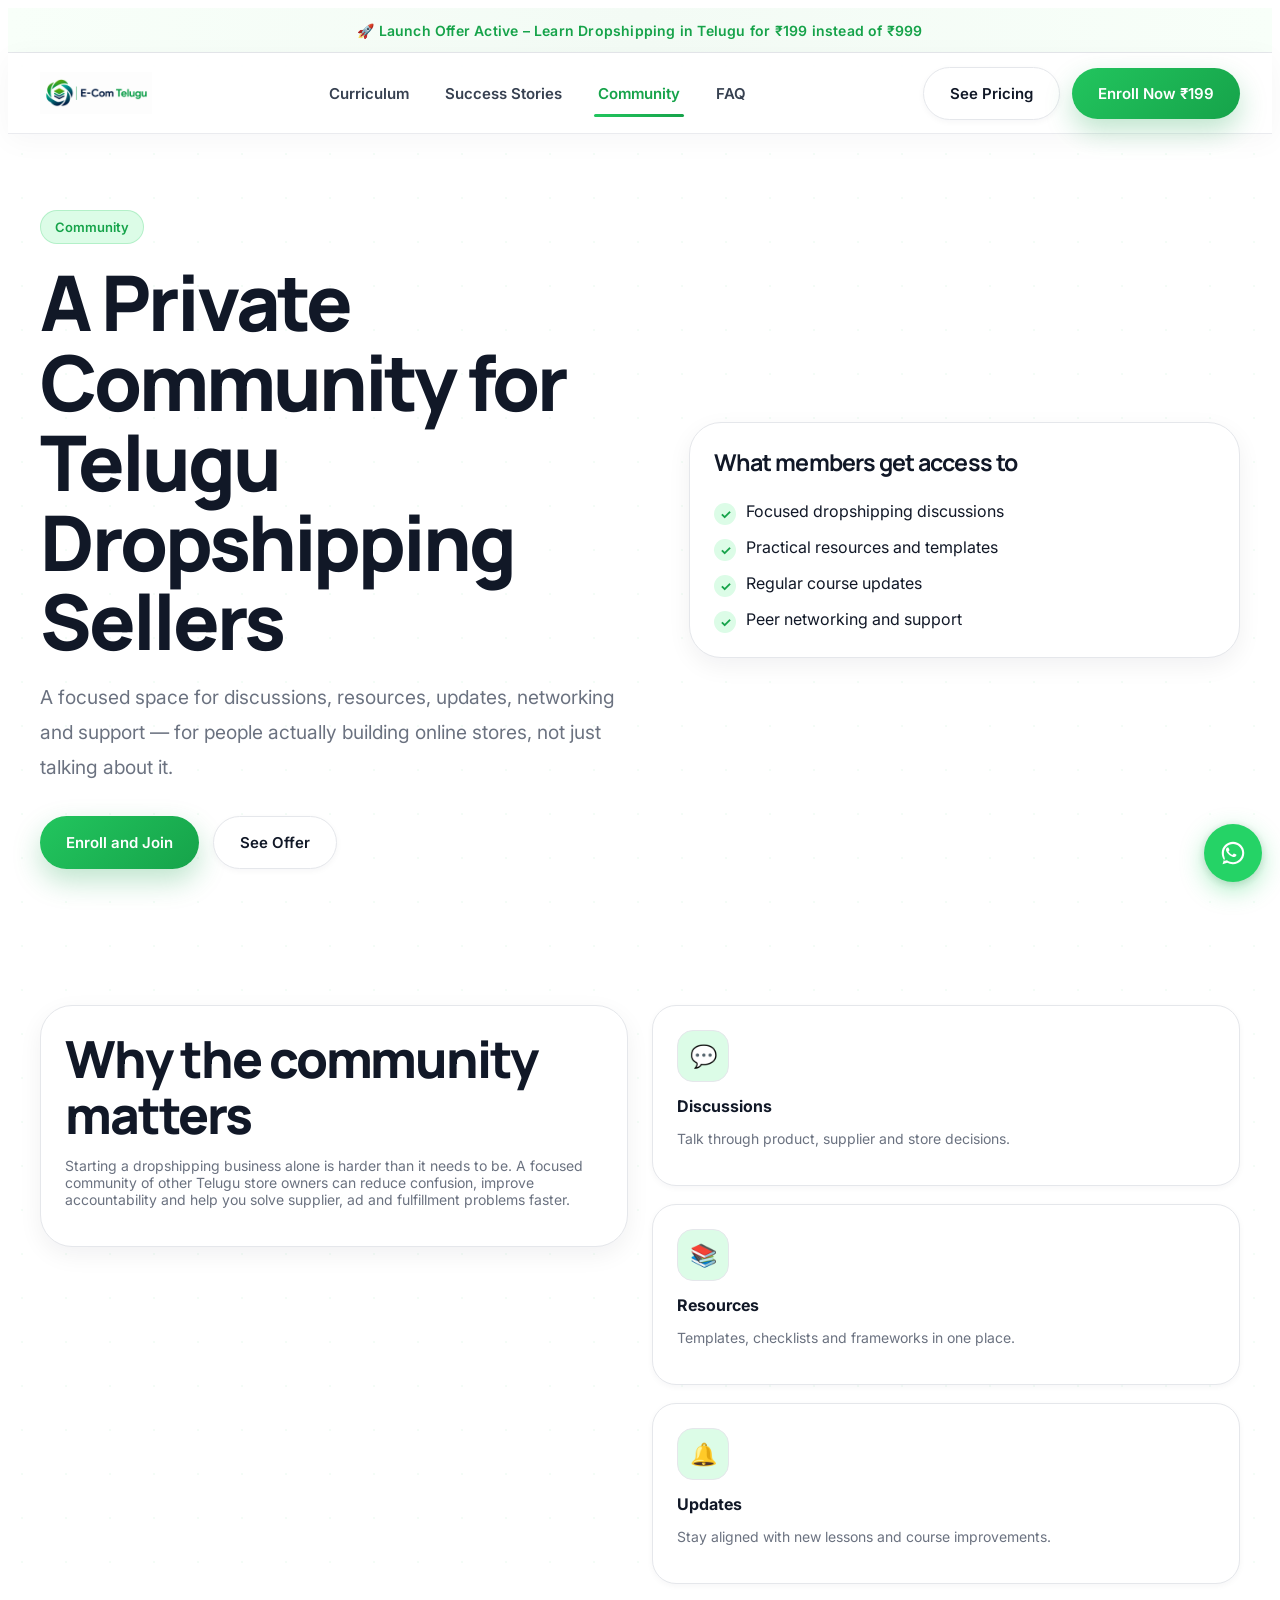
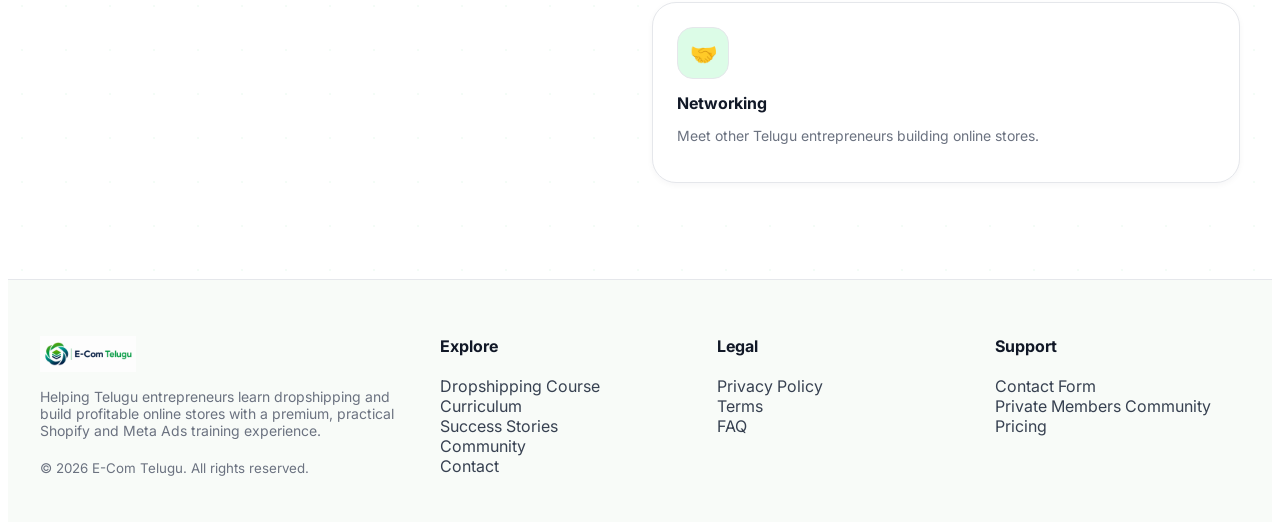
<file: community.html>
<!doctype html>
<html lang="en">
<head>
  <meta charset="utf-8" />
  <meta name="viewport" content="width=device-width, initial-scale=1" />
  <title>Telugu Dropshipping Community | Private Members Group – E-Com Telugu</title>
  <meta name="description" content="Join a private community of Telugu dropshipping sellers for discussions, resources, updates and networking as you build your online store." />
  <link rel="canonical" href="https://thedevarashetty.github.io/ecomtelugu/community.html" />
  <meta name="theme-color" content="#071E16" />

  <meta property="og:type" content="website" />
  <meta property="og:site_name" content="E-Com Telugu" />
  <meta property="og:title" content="Telugu Dropshipping Community | Private Members Group" />
  <meta property="og:description" content="Join a private community of Telugu dropshipping sellers for discussions, resources, updates and networking." />
  <meta property="og:url" content="https://thedevarashetty.github.io/ecomtelugu/community.html" />
  <meta property="og:image" content="https://thedevarashetty.github.io/ecomtelugu/assets/logo-navbar.png" />
  <meta property="og:locale" content="en_IN" />

  <link rel="preconnect" href="https://fonts.googleapis.com">
  <link rel="preconnect" href="https://fonts.gstatic.com" crossorigin>
  <link href="https://fonts.googleapis.com/css2?family=Inter:wght@400;500;600;700;800&family=Manrope:wght@700;800&display=swap" rel="stylesheet">
  <link rel="stylesheet" href="styles.css" />

</head>
<body class="">

    <div class="topbar">
      <div class="container">🚀 Launch Offer Active – Learn Dropshipping in Telugu for ₹199 instead of ₹999</div>
    </div>
    <div class="nav-wrap">
      <div class="container">
        <nav class="nav" aria-label="Primary">
          <a class="brand" href="index.html">
            <img
                src="assets/logo-navbar.png"
                alt="E-Com Telugu — Telugu Dropshipping Course"
                class="site-logo"
            >
          </a>
          <div class="nav-links">
            <a href="curriculum.html" class="">Curriculum</a>
            <a href="success-stories.html" class="">Success Stories</a>
            <a href="community.html" class="active">Community</a>
            <a href="faq.html" class="">FAQ</a>
          </div>
          <div class="nav-actions">
            <a class="btn btn-secondary" href="index.html#pricing">See Pricing</a>
            <button class="btn btn-primary js-enroll sticky-cta" data-plan="ecom-telugu-masterclass" data-amount="19900">Enroll Now ₹199</button>
          </div>
          <button class="hamburger" aria-label="Open menu" aria-expanded="false"><span></span></button>
        </nav>
        <div class="mobile-panel">
          <div class="stack">
            <a class="btn btn-secondary" href="curriculum.html">Curriculum</a>
            <a class="btn btn-secondary" href="success-stories.html">Success Stories</a>
            <a class="btn btn-secondary" href="community.html">Community</a>
            <a class="btn btn-secondary" href="faq.html">FAQ</a>
            <a class="btn btn-secondary" href="index.html#pricing">See Pricing</a>
            <button class="btn btn-primary js-enroll" data-plan="ecom-telugu-masterclass" data-amount="19900">Enroll Now ₹199</button>
          </div>
        </div>
      </div>
    </div>


<main>
  <section class="hero">
    <div class="container hero-wrap">
      <div class="hero-copy reveal">
        <div class="kicker">Community</div>
        <h1>A Private Community for Telugu Dropshipping Sellers</h1>
        <p class="lead">A focused space for discussions, resources, updates, networking and support — for people actually building online stores, not just talking about it.</p>
        <div class="actions">
          <button class="btn btn-primary js-enroll" data-plan="ecom-telugu-masterclass" data-amount="19900">Enroll and Join</button>
          <a class="btn btn-secondary" href="index.html#pricing">See Offer</a>
        </div>
      </div>
      <div class="card pad reveal">
        <h3>What members get access to</h3>
        <div class="checklist">
          <div class="check">Focused dropshipping discussions</div>
          <div class="check">Practical resources and templates</div>
          <div class="check">Regular course updates</div>
          <div class="check">Peer networking and support</div>
        </div>
      </div>
    </div>
  </section>

  <section class="section">
    <div class="container split">
      <div class="card pad reveal">
        <h2>Why the community matters</h2>
        <p class="small-muted">Starting a dropshipping business alone is harder than it needs to be. A focused community of other Telugu store owners can reduce confusion, improve accountability and help you solve supplier, ad and fulfillment problems faster.</p>
      </div>
      <div class="grid reveal">
        <div class="icon-card"><div class="icon-badge">💬</div><strong>Discussions</strong><p class="small-muted">Talk through product, supplier and store decisions.</p></div>
        <div class="icon-card"><div class="icon-badge">📚</div><strong>Resources</strong><p class="small-muted">Templates, checklists and frameworks in one place.</p></div>
        <div class="icon-card"><div class="icon-badge">🔔</div><strong>Updates</strong><p class="small-muted">Stay aligned with new lessons and course improvements.</p></div>
        <div class="icon-card"><div class="icon-badge">🤝</div><strong>Networking</strong><p class="small-muted">Meet other Telugu entrepreneurs building online stores.</p></div>
      </div>
    </div>
  </section>
</main>


    <footer class="footer">
      <div class="container">
        <div class="footer-grid">
          <div>
            <img
               src="assets/logo-navbar.png"
               alt="E-Com Telugu — Telugu Dropshipping Course"
               class="footer-logo"
            >
            <p class="small-muted">Helping Telugu entrepreneurs learn dropshipping and build profitable online stores with a premium, practical Shopify and Meta Ads training experience.</p>
            <small>© 2026 E-Com Telugu. All rights reserved.</small>
          </div>
          <div>
            <strong style="color:var(--text)">Explore</strong><br><br>
            <a href="curriculum.html">Dropshipping Course Curriculum</a><br>
            <a href="success-stories.html">Success Stories</a><br>
            <a href="community.html">Community</a><br>
            <a href="contact.html">Contact</a>
          </div>
          <div>
            <strong style="color:var(--text)">Legal</strong><br><br>
            <a href="privacy-policy.html">Privacy Policy</a><br>
            <a href="terms.html">Terms</a><br>
            <a href="faq.html">FAQ</a>
          </div>
          <div>
            <strong style="color:var(--text)">Support</strong><br><br>
            <a href="contact.html">Contact Form</a><br>
            <a href="community.html">Private Members Community</a><br>
            <a href="index.html#pricing">Pricing</a>
          </div>
        </div>
      </div>
    </footer>
    <!-- TODO(whatsapp): Placeholder until the real WhatsApp Community invite link exists.
         Get it from WhatsApp app > Community > Invite to Community > Share Link,
         then replace the href below. Do not add a personal phone number here. -->
    <a class="whatsapp-float" href="https://chat.whatsapp.com/PLACEHOLDER" aria-label="Join our WhatsApp Community" target="_blank" rel="noopener">
      <svg viewBox="0 0 32 32" aria-hidden="true"><path d="M19.11 17.46c-.28-.14-1.64-.81-1.89-.9-.25-.09-.43-.14-.61.14-.18.28-.7.9-.86 1.08-.16.18-.32.21-.6.07-.28-.14-1.17-.43-2.23-1.37-.83-.74-1.39-1.65-1.55-1.93-.16-.28-.02-.43.12-.57.13-.13.28-.32.42-.48.14-.16.19-.28.28-.46.09-.18.05-.34-.02-.48-.07-.14-.61-1.47-.84-2.02-.22-.53-.45-.46-.61-.47l-.52-.01c-.18 0-.48.07-.73.34-.25.28-.95.93-.95 2.26 0 1.33.97 2.62 1.11 2.8.14.18 1.92 2.95 4.65 4.13.65.28 1.16.45 1.56.58.65.21 1.24.18 1.71.11.52-.08 1.64-.67 1.87-1.31.23-.65.23-1.2.16-1.31-.07-.12-.25-.18-.53-.32zM16.03 4C9.4 4 4 9.37 4 16c0 2.63.85 5.08 2.3 7.07L4.8 28l5.1-1.47A11.93 11.93 0 0 0 16 28c6.63 0 12-5.37 12-12S22.66 4 16.03 4zm0 21.77c-2.25 0-4.34-.66-6.09-1.79l-.44-.28-3.03.87.88-2.95-.29-.48A9.7 9.7 0 0 1 6.3 16c0-5.36 4.37-9.72 9.73-9.72s9.74 4.36 9.74 9.72-4.37 9.77-9.74 9.77z"/></svg>
    </a>
    <div class="mobile-sticky-cta">
      <div class="row">
        <div class="text">
          <strong>Enroll today for ₹199</strong>
          <span>Telugu dropshipping course access</span>
        </div>
        <button class="btn btn-primary js-enroll" data-plan="ecom-telugu-masterclass" data-amount="19900">Enroll Now</button>
      </div>
    </div>

<script src="script.js"></script>
</body>
</html>
</file>
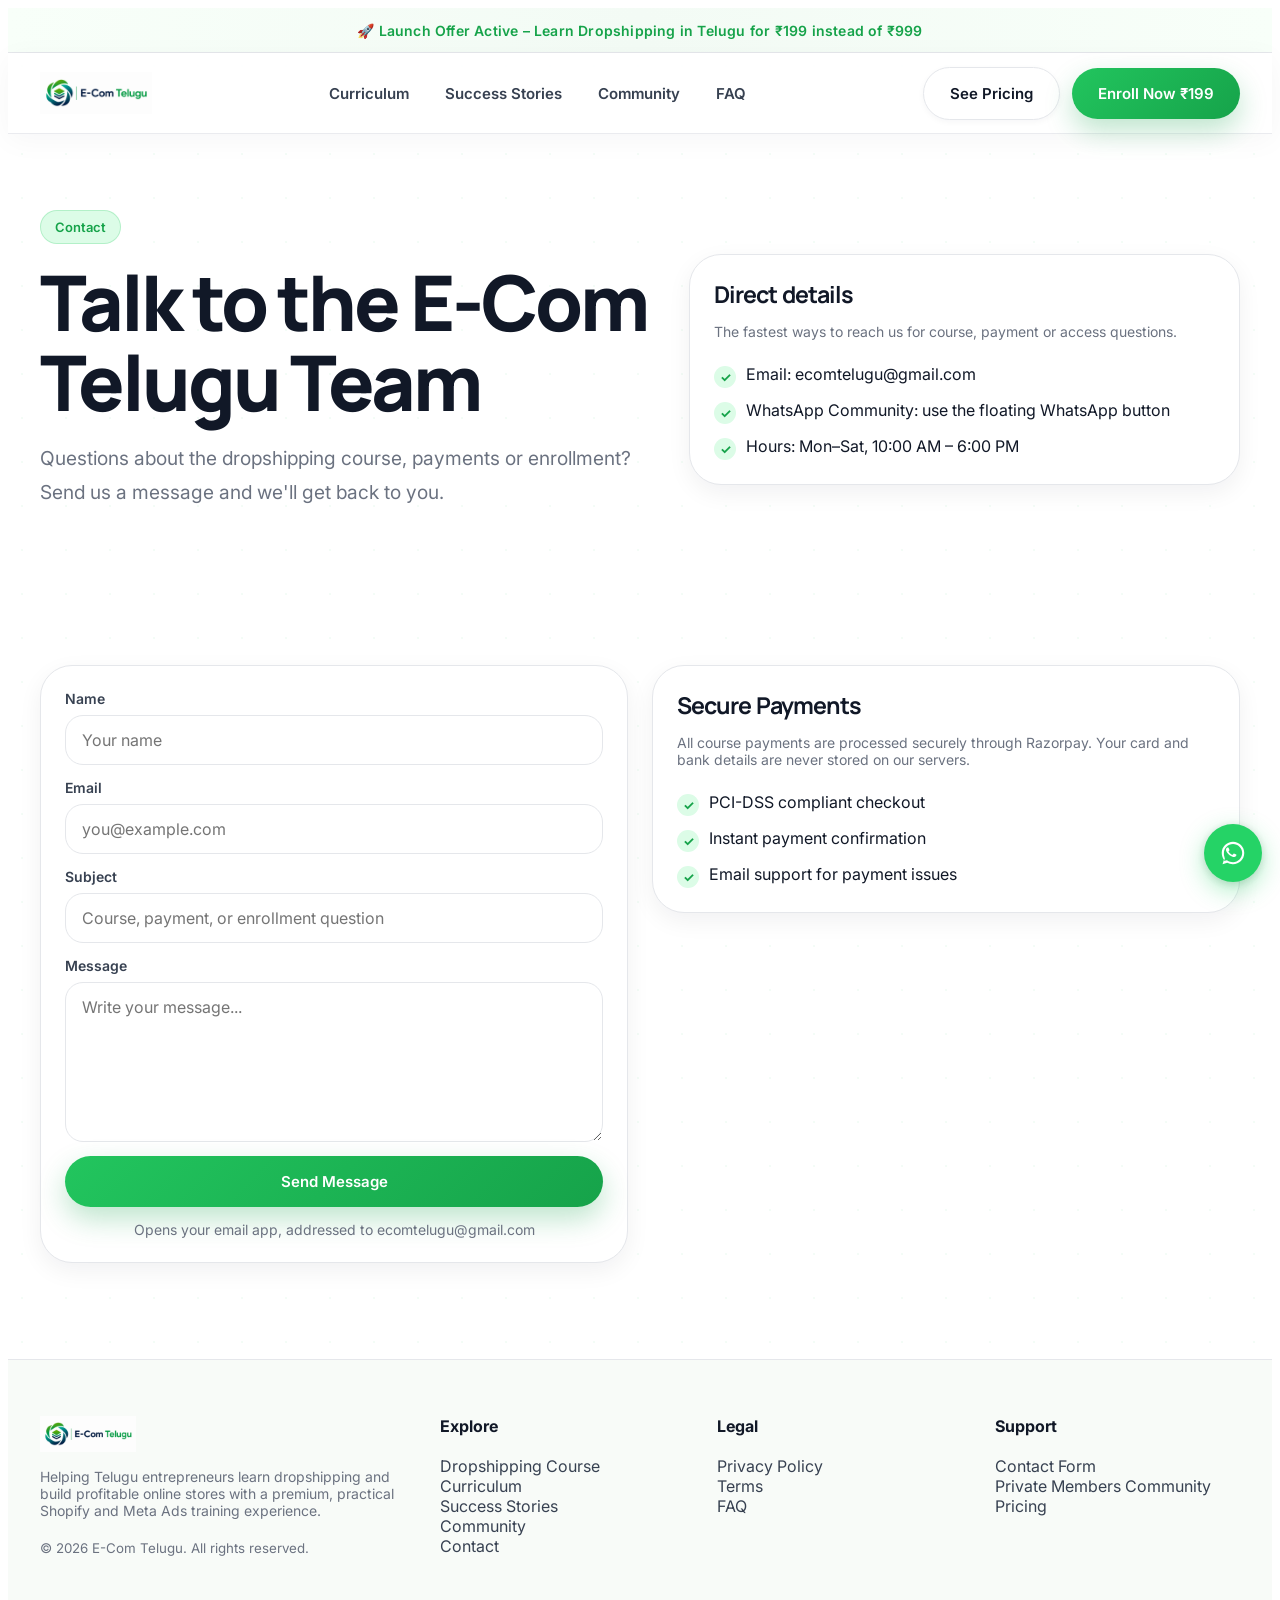
<file: contact.html>
<!doctype html>
<html lang="en">
<head>
  <meta charset="utf-8" />
  <meta name="viewport" content="width=device-width, initial-scale=1" />
  <title>Contact Us | Telugu Dropshipping Course Support – E-Com Telugu</title>
  <meta name="description" content="Questions about the Telugu dropshipping course, payments or enrollment? Contact E-Com Telugu support and get a response by email." />
  <link rel="canonical" href="https://thedevarashetty.github.io/ecomtelugu/contact.html" />
  <meta name="theme-color" content="#071E16" />

  <meta property="og:type" content="website" />
  <meta property="og:site_name" content="E-Com Telugu" />
  <meta property="og:title" content="Contact Us | Telugu Dropshipping Course Support" />
  <meta property="og:description" content="Questions about the Telugu dropshipping course, payments or enrollment? Contact E-Com Telugu support." />
  <meta property="og:url" content="https://thedevarashetty.github.io/ecomtelugu/contact.html" />
  <meta property="og:image" content="https://thedevarashetty.github.io/ecomtelugu/assets/logo-navbar.png" />
  <meta property="og:locale" content="en_IN" />

  <link rel="preconnect" href="https://fonts.googleapis.com">
  <link rel="preconnect" href="https://fonts.gstatic.com" crossorigin>
  <link href="https://fonts.googleapis.com/css2?family=Inter:wght@400;500;600;700;800&family=Manrope:wght@700;800&display=swap" rel="stylesheet">
  <link rel="stylesheet" href="styles.css" />

</head>
<body class="">

    <div class="topbar">
      <div class="container">🚀 Launch Offer Active – Learn Dropshipping in Telugu for ₹199 instead of ₹999</div>
    </div>
    <div class="nav-wrap">
      <div class="container">
        <nav class="nav" aria-label="Primary">
          <a class="brand" href="index.html">
            <img
                src="assets/logo-navbar.png"
                alt="E-Com Telugu — Telugu Dropshipping Course"
                class="site-logo"
            >
          </a>
          <div class="nav-links">
            <a href="curriculum.html" class="">Curriculum</a>
            <a href="success-stories.html" class="">Success Stories</a>
            <a href="community.html" class="">Community</a>
            <a href="faq.html" class="">FAQ</a>
          </div>
          <div class="nav-actions">
            <a class="btn btn-secondary" href="index.html#pricing">See Pricing</a>
            <button class="btn btn-primary js-enroll sticky-cta" data-plan="ecom-telugu-masterclass" data-amount="19900">Enroll Now ₹199</button>
          </div>
          <button class="hamburger" aria-label="Open menu" aria-expanded="false"><span></span></button>
        </nav>
        <div class="mobile-panel">
          <div class="stack">
            <a class="btn btn-secondary" href="curriculum.html">Curriculum</a>
            <a class="btn btn-secondary" href="success-stories.html">Success Stories</a>
            <a class="btn btn-secondary" href="community.html">Community</a>
            <a class="btn btn-secondary" href="faq.html">FAQ</a>
            <a class="btn btn-secondary" href="index.html#pricing">See Pricing</a>
            <button class="btn btn-primary js-enroll" data-plan="ecom-telugu-masterclass" data-amount="19900">Enroll Now ₹199</button>
          </div>
        </div>
      </div>
    </div>


<main>
  <section class="hero">
    <div class="container hero-wrap">
      <div class="hero-copy reveal">
        <div class="kicker">Contact</div>
        <h1>Talk to the E-Com Telugu Team</h1>
        <p class="lead">Questions about the dropshipping course, payments or enrollment? Send us a message and we'll get back to you.</p>
      </div>
      <div class="card pad reveal">
        <h3>Direct details</h3>
        <p class="small-muted">The fastest ways to reach us for course, payment or access questions.</p>
        <div class="checklist">
          <div class="check">Email: ecomtelugu@gmail.com</div>
          <div class="check">WhatsApp Community: use the floating WhatsApp button</div>
          <div class="check">Hours: Mon–Sat, 10:00 AM – 6:00 PM</div>
        </div>
      </div>
    </div>
  </section>

  <section class="section">
    <div class="container split">
      <form class="card pad form js-form reveal">
        <div class="field"><label for="name">Name</label><input id="name" name="name" placeholder="Your name" required></div>
        <div class="field"><label for="email">Email</label><input id="email" name="email" type="email" placeholder="you@example.com" required></div>
        <div class="field"><label for="subject">Subject</label><input id="subject" name="subject" placeholder="Course, payment, or enrollment question" required></div>
        <div class="field"><label for="message">Message</label><textarea id="message" name="message" placeholder="Write your message..." required></textarea></div>
        <button class="btn btn-primary" type="submit">Send Message</button>
        <p class="small-muted" style="text-align:center; margin:0;">Opens your email app, addressed to ecomtelugu@gmail.com</p>
      </form>

      <div class="card pad reveal">
        <h3>Secure Payments</h3>
        <p class="small-muted">All course payments are processed securely through Razorpay. Your card and bank details are never stored on our servers.</p>
        <div class="checklist">
          <div class="check">PCI-DSS compliant checkout</div>
          <div class="check">Instant payment confirmation</div>
          <div class="check">Email support for payment issues</div>
        </div>
      </div>
    </div>
  </section>
</main>


    <footer class="footer">
      <div class="container">
        <div class="footer-grid">
          <div>
            <img
               src="assets/logo-navbar.png"
               alt="E-Com Telugu — Telugu Dropshipping Course"
               class="footer-logo"
            >
            <p class="small-muted">Helping Telugu entrepreneurs learn dropshipping and build profitable online stores with a premium, practical Shopify and Meta Ads training experience.</p>
            <small>© 2026 E-Com Telugu. All rights reserved.</small>
          </div>
          <div>
            <strong style="color:var(--text)">Explore</strong><br><br>
            <a href="curriculum.html">Dropshipping Course Curriculum</a><br>
            <a href="success-stories.html">Success Stories</a><br>
            <a href="community.html">Community</a><br>
            <a href="contact.html">Contact</a>
          </div>
          <div>
            <strong style="color:var(--text)">Legal</strong><br><br>
            <a href="privacy-policy.html">Privacy Policy</a><br>
            <a href="terms.html">Terms</a><br>
            <a href="faq.html">FAQ</a>
          </div>
          <div>
            <strong style="color:var(--text)">Support</strong><br><br>
            <a href="contact.html">Contact Form</a><br>
            <a href="community.html">Private Members Community</a><br>
            <a href="index.html#pricing">Pricing</a>
          </div>
        </div>
      </div>
    </footer>
    <!-- TODO(whatsapp): Placeholder until the real WhatsApp Community invite link exists.
         Get it from WhatsApp app > Community > Invite to Community > Share Link,
         then replace the href below. Do not add a personal phone number here. -->
    <a class="whatsapp-float" href="https://chat.whatsapp.com/PLACEHOLDER" aria-label="Join our WhatsApp Community" target="_blank" rel="noopener">
      <svg viewBox="0 0 32 32" aria-hidden="true"><path d="M19.11 17.46c-.28-.14-1.64-.81-1.89-.9-.25-.09-.43-.14-.61.14-.18.28-.7.9-.86 1.08-.16.18-.32.21-.6.07-.28-.14-1.17-.43-2.23-1.37-.83-.74-1.39-1.65-1.55-1.93-.16-.28-.02-.43.12-.57.13-.13.28-.32.42-.48.14-.16.19-.28.28-.46.09-.18.05-.34-.02-.48-.07-.14-.61-1.47-.84-2.02-.22-.53-.45-.46-.61-.47l-.52-.01c-.18 0-.48.07-.73.34-.25.28-.95.93-.95 2.26 0 1.33.97 2.62 1.11 2.8.14.18 1.92 2.95 4.65 4.13.65.28 1.16.45 1.56.58.65.21 1.24.18 1.71.11.52-.08 1.64-.67 1.87-1.31.23-.65.23-1.2.16-1.31-.07-.12-.25-.18-.53-.32zM16.03 4C9.4 4 4 9.37 4 16c0 2.63.85 5.08 2.3 7.07L4.8 28l5.1-1.47A11.93 11.93 0 0 0 16 28c6.63 0 12-5.37 12-12S22.66 4 16.03 4zm0 21.77c-2.25 0-4.34-.66-6.09-1.79l-.44-.28-3.03.87.88-2.95-.29-.48A9.7 9.7 0 0 1 6.3 16c0-5.36 4.37-9.72 9.73-9.72s9.74 4.36 9.74 9.72-4.37 9.77-9.74 9.77z"/></svg>
    </a>
    <div class="mobile-sticky-cta">
      <div class="row">
        <div class="text">
          <strong>Enroll today for ₹199</strong>
          <span>Telugu dropshipping course access</span>
        </div>
        <button class="btn btn-primary js-enroll" data-plan="ecom-telugu-masterclass" data-amount="19900">Enroll Now</button>
      </div>
    </div>

<script src="script.js"></script>
</body>
</html>
</file>
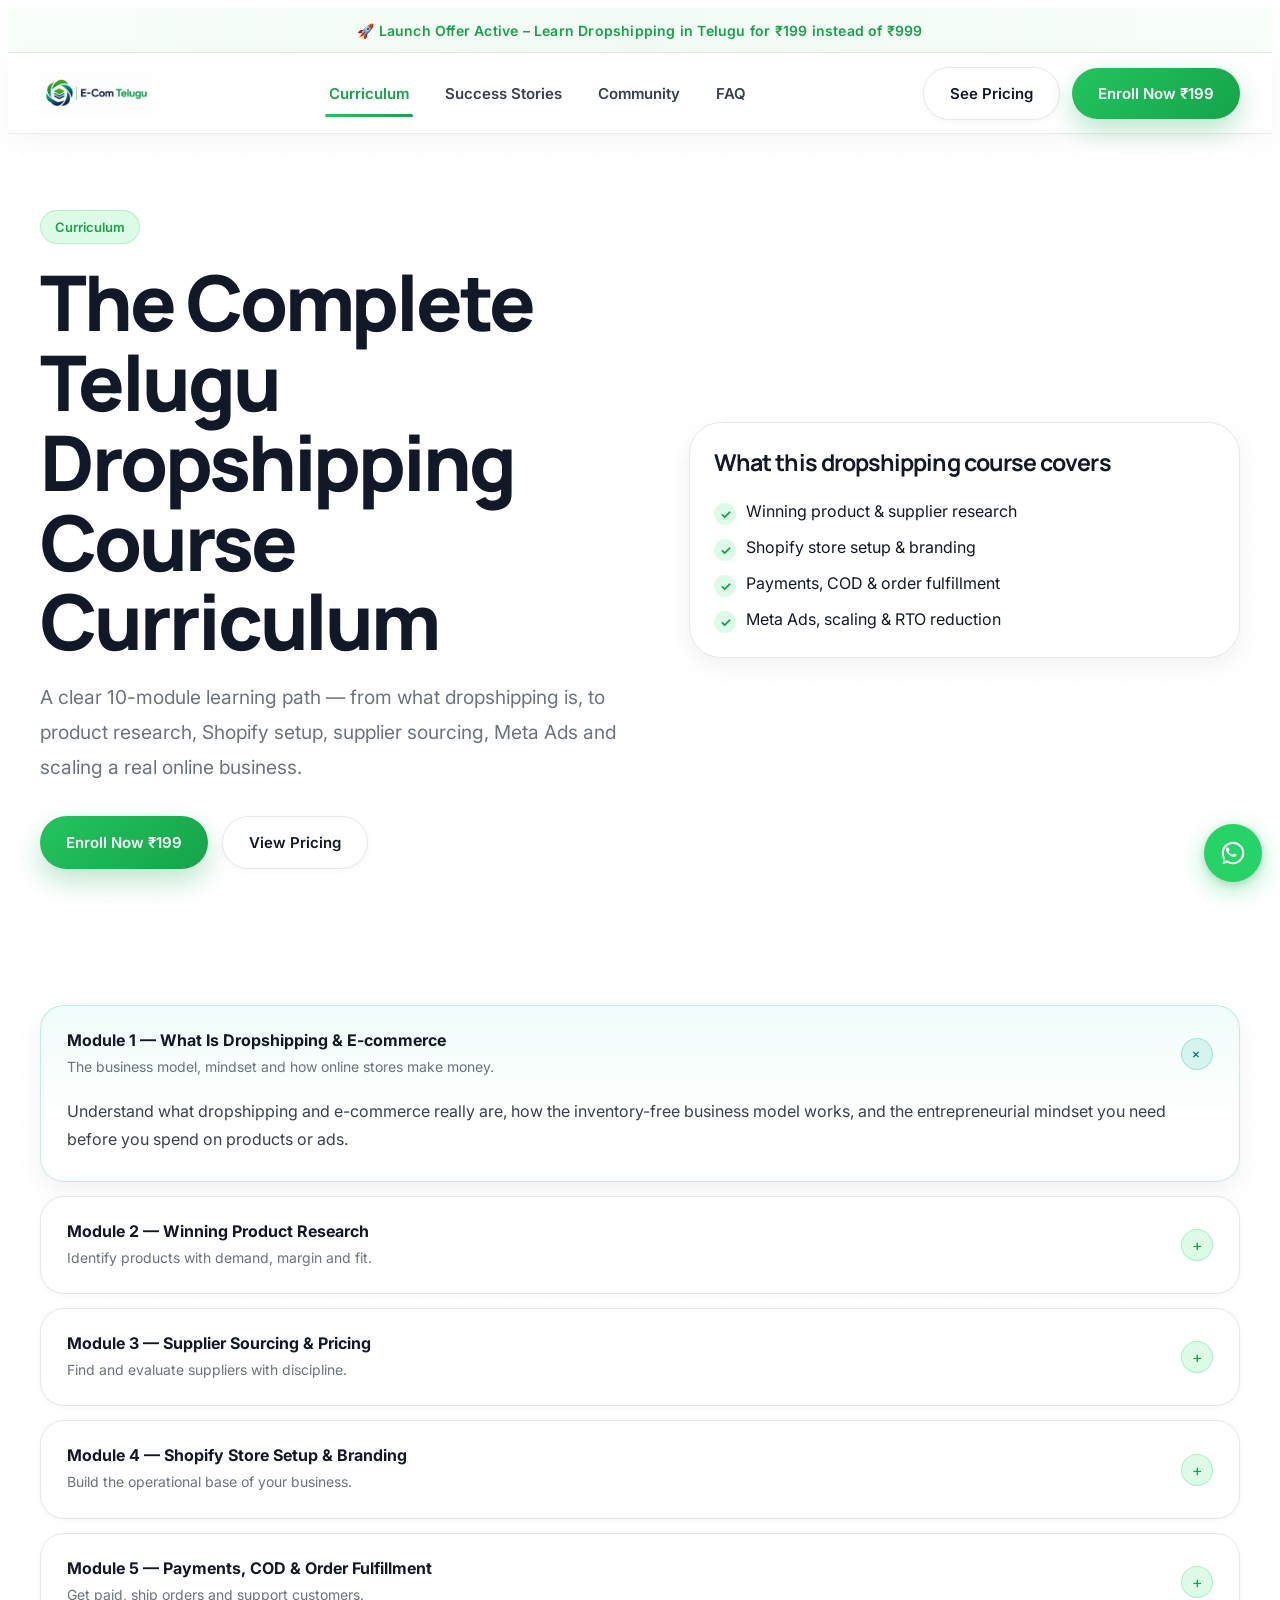
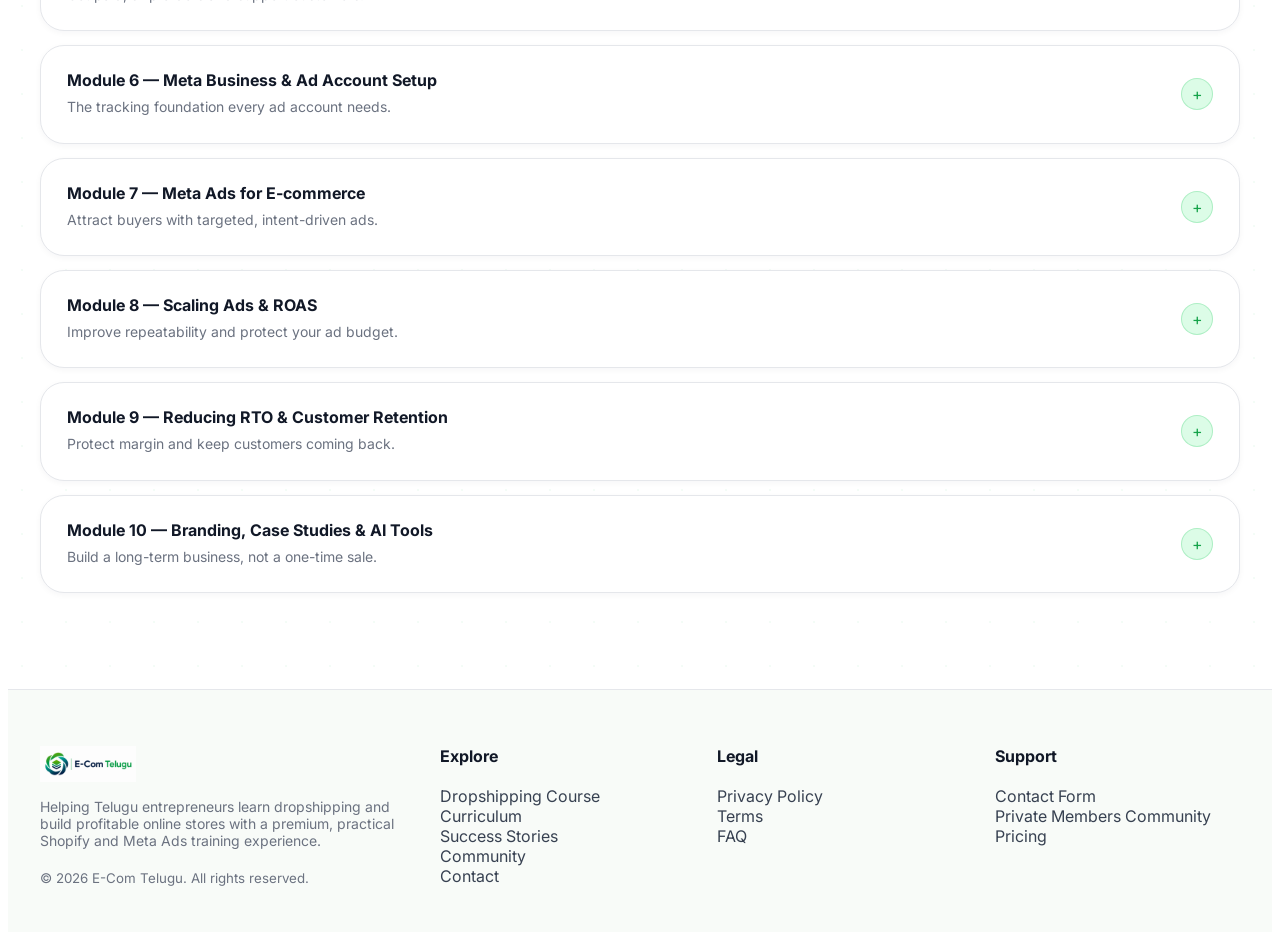
<file: curriculum.html>
<!doctype html>
<html lang="en">
<head>
  <meta charset="utf-8" />
  <meta name="viewport" content="width=device-width, initial-scale=1" />
  <title>Dropshipping Course Curriculum | Shopify &amp; Meta Ads Training – E-Com Telugu</title>
  <meta name="description" content="10 modules covering product research, supplier sourcing, Shopify store setup, payments, Meta Ads and scaling — the full Telugu dropshipping course curriculum." />
  <link rel="canonical" href="https://thedevarashetty.github.io/ecomtelugu/curriculum.html" />
  <meta name="theme-color" content="#071E16" />

  <meta property="og:type" content="website" />
  <meta property="og:site_name" content="E-Com Telugu" />
  <meta property="og:title" content="Dropshipping Course Curriculum | Shopify & Meta Ads Training" />
  <meta property="og:description" content="10 modules covering product research, supplier sourcing, Shopify store setup, payments, Meta Ads and scaling." />
  <meta property="og:url" content="https://thedevarashetty.github.io/ecomtelugu/curriculum.html" />
  <meta property="og:image" content="https://thedevarashetty.github.io/ecomtelugu/assets/logo-navbar.png" />
  <meta property="og:locale" content="en_IN" />

  <link rel="preconnect" href="https://fonts.googleapis.com">
  <link rel="preconnect" href="https://fonts.gstatic.com" crossorigin>
  <link href="https://fonts.googleapis.com/css2?family=Inter:wght@400;500;600;700;800&family=Manrope:wght@700;800&display=swap" rel="stylesheet">
  <link rel="stylesheet" href="styles.css" />

</head>
<body class="">

    <div class="topbar">
      <div class="container">🚀 Launch Offer Active – Learn Dropshipping in Telugu for ₹199 instead of ₹999</div>
    </div>
    <div class="nav-wrap">
      <div class="container">
        <nav class="nav" aria-label="Primary">
          <a class="brand" href="index.html">
            <img
                src="assets/logo-navbar.png"
                alt="E-Com Telugu — Telugu Dropshipping Course"
                class="site-logo"
            >
          </a>
          <div class="nav-links">
            <a href="curriculum.html" class="active">Curriculum</a>
            <a href="success-stories.html" class="">Success Stories</a>
            <a href="community.html" class="">Community</a>
            <a href="faq.html" class="">FAQ</a>
          </div>
          <div class="nav-actions">
            <a class="btn btn-secondary" href="index.html#pricing">See Pricing</a>
            <button class="btn btn-primary js-enroll sticky-cta" data-plan="ecom-telugu-masterclass" data-amount="19900">Enroll Now ₹199</button>
          </div>
          <button class="hamburger" aria-label="Open menu" aria-expanded="false"><span></span></button>
        </nav>
        <div class="mobile-panel">
          <div class="stack">
            <a class="btn btn-secondary" href="curriculum.html">Curriculum</a>
            <a class="btn btn-secondary" href="success-stories.html">Success Stories</a>
            <a class="btn btn-secondary" href="community.html">Community</a>
            <a class="btn btn-secondary" href="faq.html">FAQ</a>
            <a class="btn btn-secondary" href="index.html#pricing">See Pricing</a>
            <button class="btn btn-primary js-enroll" data-plan="ecom-telugu-masterclass" data-amount="19900">Enroll Now ₹199</button>
          </div>
        </div>
      </div>
    </div>


<main>
  <section class="hero">
    <div class="container hero-wrap">
      <div class="hero-copy reveal">
        <div class="kicker">Curriculum</div>
        <h1>The Complete Telugu Dropshipping Course Curriculum</h1>
        <p class="lead">A clear 10-module learning path — from what dropshipping is, to product research, Shopify setup, supplier sourcing, Meta Ads and scaling a real online business.</p>
        <div class="actions">
          <button class="btn btn-primary js-enroll" data-plan="ecom-telugu-masterclass" data-amount="19900">Enroll Now ₹199</button>
          <a class="btn btn-secondary" href="index.html#pricing">View Pricing</a>
        </div>
      </div>
      <div class="card pad reveal">
        <h3>What this dropshipping course covers</h3>
        <div class="checklist">
          <div class="check">Winning product &amp; supplier research</div>
          <div class="check">Shopify store setup &amp; branding</div>
          <div class="check">Payments, COD &amp; order fulfillment</div>
          <div class="check">Meta Ads, scaling &amp; RTO reduction</div>
        </div>
      </div>
    </div>
  </section>

  <section class="section">
    <div class="container">
      <div class="accordion">
        <div class="acc-item reveal open">
          <button class="acc-btn" aria-expanded="true"><div><strong>Module 1 — What Is Dropshipping &amp; E-commerce</strong><span>The business model, mindset and how online stores make money.</span></div><div class="acc-icon">+</div></button>
          <div class="acc-panel"><div>Understand what dropshipping and e-commerce really are, how the inventory-free business model works, and the entrepreneurial mindset you need before you spend on products or ads.</div></div>
        </div>
        <div class="acc-item reveal"><button class="acc-btn" aria-expanded="false"><div><strong>Module 2 — Winning Product Research</strong><span>Identify products with demand, margin and fit.</span></div><div class="acc-icon">+</div></button><div class="acc-panel"><div>Learn a structured product research workflow — winning product selection and competitor research — to compare demand, competition and price positioning before you commit.</div></div></div>
        <div class="acc-item reveal"><button class="acc-btn" aria-expanded="false"><div><strong>Module 3 — Supplier Sourcing &amp; Pricing</strong><span>Find and evaluate suppliers with discipline.</span></div><div class="acc-icon">+</div></button><div class="acc-panel"><div>Cover supplier research, supplier communication and finding reliable suppliers, plus practical checks for sourcing quality, delivery consistency and pricing strategy that protects your margin.</div></div></div>
        <div class="acc-item reveal"><button class="acc-btn" aria-expanded="false"><div><strong>Module 4 — Shopify Store Setup &amp; Branding</strong><span>Build the operational base of your business.</span></div><div class="acc-icon">+</div></button><div class="acc-panel"><div>Learn Shopify store setup, domain and branding, store design, and how to build landing pages and product pages configured for checkout and conversion.</div></div></div>
        <div class="acc-item reveal"><button class="acc-btn" aria-expanded="false"><div><strong>Module 5 — Payments, COD &amp; Order Fulfillment</strong><span>Get paid, ship orders and support customers.</span></div><div class="acc-icon">+</div></button><div class="acc-panel"><div>Set up payment gateway integration and Cash on Delivery for Indian buyers, learn shipping and order fulfillment workflows, and set up automation and customer support systems.</div></div></div>
        <div class="acc-item reveal"><button class="acc-btn" aria-expanded="false"><div><strong>Module 6 — Meta Business &amp; Ad Account Setup</strong><span>The tracking foundation every ad account needs.</span></div><div class="acc-icon">+</div></button><div class="acc-panel"><div>Set up WhatsApp Business, your Facebook Page and Instagram Business account, Meta Business Manager, Meta Pixel and Conversion API — configured correctly before you spend on ads.</div></div></div>
        <div class="acc-item reveal"><button class="acc-btn" aria-expanded="false"><div><strong>Module 7 — Meta Ads for E-commerce</strong><span>Attract buyers with targeted, intent-driven ads.</span></div><div class="acc-icon">+</div></button><div class="acc-panel"><div>Study campaign structure, audience research, interest targeting, creative strategy, ad copy and video ads — the core signals to watch as campaigns go live.</div></div></div>
        <div class="acc-item reveal"><button class="acc-btn" aria-expanded="false"><div><strong>Module 8 — Scaling Ads &amp; ROAS</strong><span>Improve repeatability and protect your ad budget.</span></div><div class="acc-icon">+</div></button><div class="acc-panel"><div>Use scaling ads, budget optimization, analytics and ROAS tracking to decide what to scale, what to pause, and how to grow spend without losing profitability.</div></div></div>
        <div class="acc-item reveal"><button class="acc-btn" aria-expanded="false"><div><strong>Module 9 — Reducing RTO &amp; Customer Retention</strong><span>Protect margin and keep customers coming back.</span></div><div class="acc-icon">+</div></button><div class="acc-panel"><div>Cover order management and practical methods for reducing RTO, reducing returns and reducing fake orders, plus customer retention, upselling and cross-selling.</div></div></div>
        <div class="acc-item reveal"><button class="acc-btn" aria-expanded="false"><div><strong>Module 10 — Branding, Case Studies &amp; AI Tools</strong><span>Build a long-term business, not a one-time sale.</span></div><div class="acc-icon">+</div></button><div class="acc-panel"><div>Study branding and building a long-term e-commerce business, review real case studies and common mistakes, and use AI tools and the latest industry practices to stay ahead.</div></div></div>
      </div>
    </div>
  </section>
</main>


    <footer class="footer">
      <div class="container">
        <div class="footer-grid">
          <div>
            <img
               src="assets/logo-navbar.png"
               alt="E-Com Telugu — Telugu Dropshipping Course"
               class="footer-logo"
            >
            <p class="small-muted">Helping Telugu entrepreneurs learn dropshipping and build profitable online stores with a premium, practical Shopify and Meta Ads training experience.</p>
            <small>© 2026 E-Com Telugu. All rights reserved.</small>
          </div>
          <div>
            <strong style="color:var(--text)">Explore</strong><br><br>
            <a href="curriculum.html">Dropshipping Course Curriculum</a><br>
            <a href="success-stories.html">Success Stories</a><br>
            <a href="community.html">Community</a><br>
            <a href="contact.html">Contact</a>
          </div>
          <div>
            <strong style="color:var(--text)">Legal</strong><br><br>
            <a href="privacy-policy.html">Privacy Policy</a><br>
            <a href="terms.html">Terms</a><br>
            <a href="faq.html">FAQ</a>
          </div>
          <div>
            <strong style="color:var(--text)">Support</strong><br><br>
            <a href="contact.html">Contact Form</a><br>
            <a href="community.html">Private Members Community</a><br>
            <a href="index.html#pricing">Pricing</a>
          </div>
        </div>
      </div>
    </footer>
    <!-- TODO(whatsapp): Placeholder until the real WhatsApp Community invite link exists.
         Get it from WhatsApp app > Community > Invite to Community > Share Link,
         then replace the href below. Do not add a personal phone number here. -->
    <a class="whatsapp-float" href="https://chat.whatsapp.com/PLACEHOLDER" aria-label="Join our WhatsApp Community" target="_blank" rel="noopener">
      <svg viewBox="0 0 32 32" aria-hidden="true"><path d="M19.11 17.46c-.28-.14-1.64-.81-1.89-.9-.25-.09-.43-.14-.61.14-.18.28-.7.9-.86 1.08-.16.18-.32.21-.6.07-.28-.14-1.17-.43-2.23-1.37-.83-.74-1.39-1.65-1.55-1.93-.16-.28-.02-.43.12-.57.13-.13.28-.32.42-.48.14-.16.19-.28.28-.46.09-.18.05-.34-.02-.48-.07-.14-.61-1.47-.84-2.02-.22-.53-.45-.46-.61-.47l-.52-.01c-.18 0-.48.07-.73.34-.25.28-.95.93-.95 2.26 0 1.33.97 2.62 1.11 2.8.14.18 1.92 2.95 4.65 4.13.65.28 1.16.45 1.56.58.65.21 1.24.18 1.71.11.52-.08 1.64-.67 1.87-1.31.23-.65.23-1.2.16-1.31-.07-.12-.25-.18-.53-.32zM16.03 4C9.4 4 4 9.37 4 16c0 2.63.85 5.08 2.3 7.07L4.8 28l5.1-1.47A11.93 11.93 0 0 0 16 28c6.63 0 12-5.37 12-12S22.66 4 16.03 4zm0 21.77c-2.25 0-4.34-.66-6.09-1.79l-.44-.28-3.03.87.88-2.95-.29-.48A9.7 9.7 0 0 1 6.3 16c0-5.36 4.37-9.72 9.73-9.72s9.74 4.36 9.74 9.72-4.37 9.77-9.74 9.77z"/></svg>
    </a>
    <div class="mobile-sticky-cta">
      <div class="row">
        <div class="text">
          <strong>Enroll today for ₹199</strong>
          <span>Telugu dropshipping course access</span>
        </div>
        <button class="btn btn-primary js-enroll" data-plan="ecom-telugu-masterclass" data-amount="19900">Enroll Now</button>
      </div>
    </div>

<script src="script.js"></script>
</body>
</html>
</file>
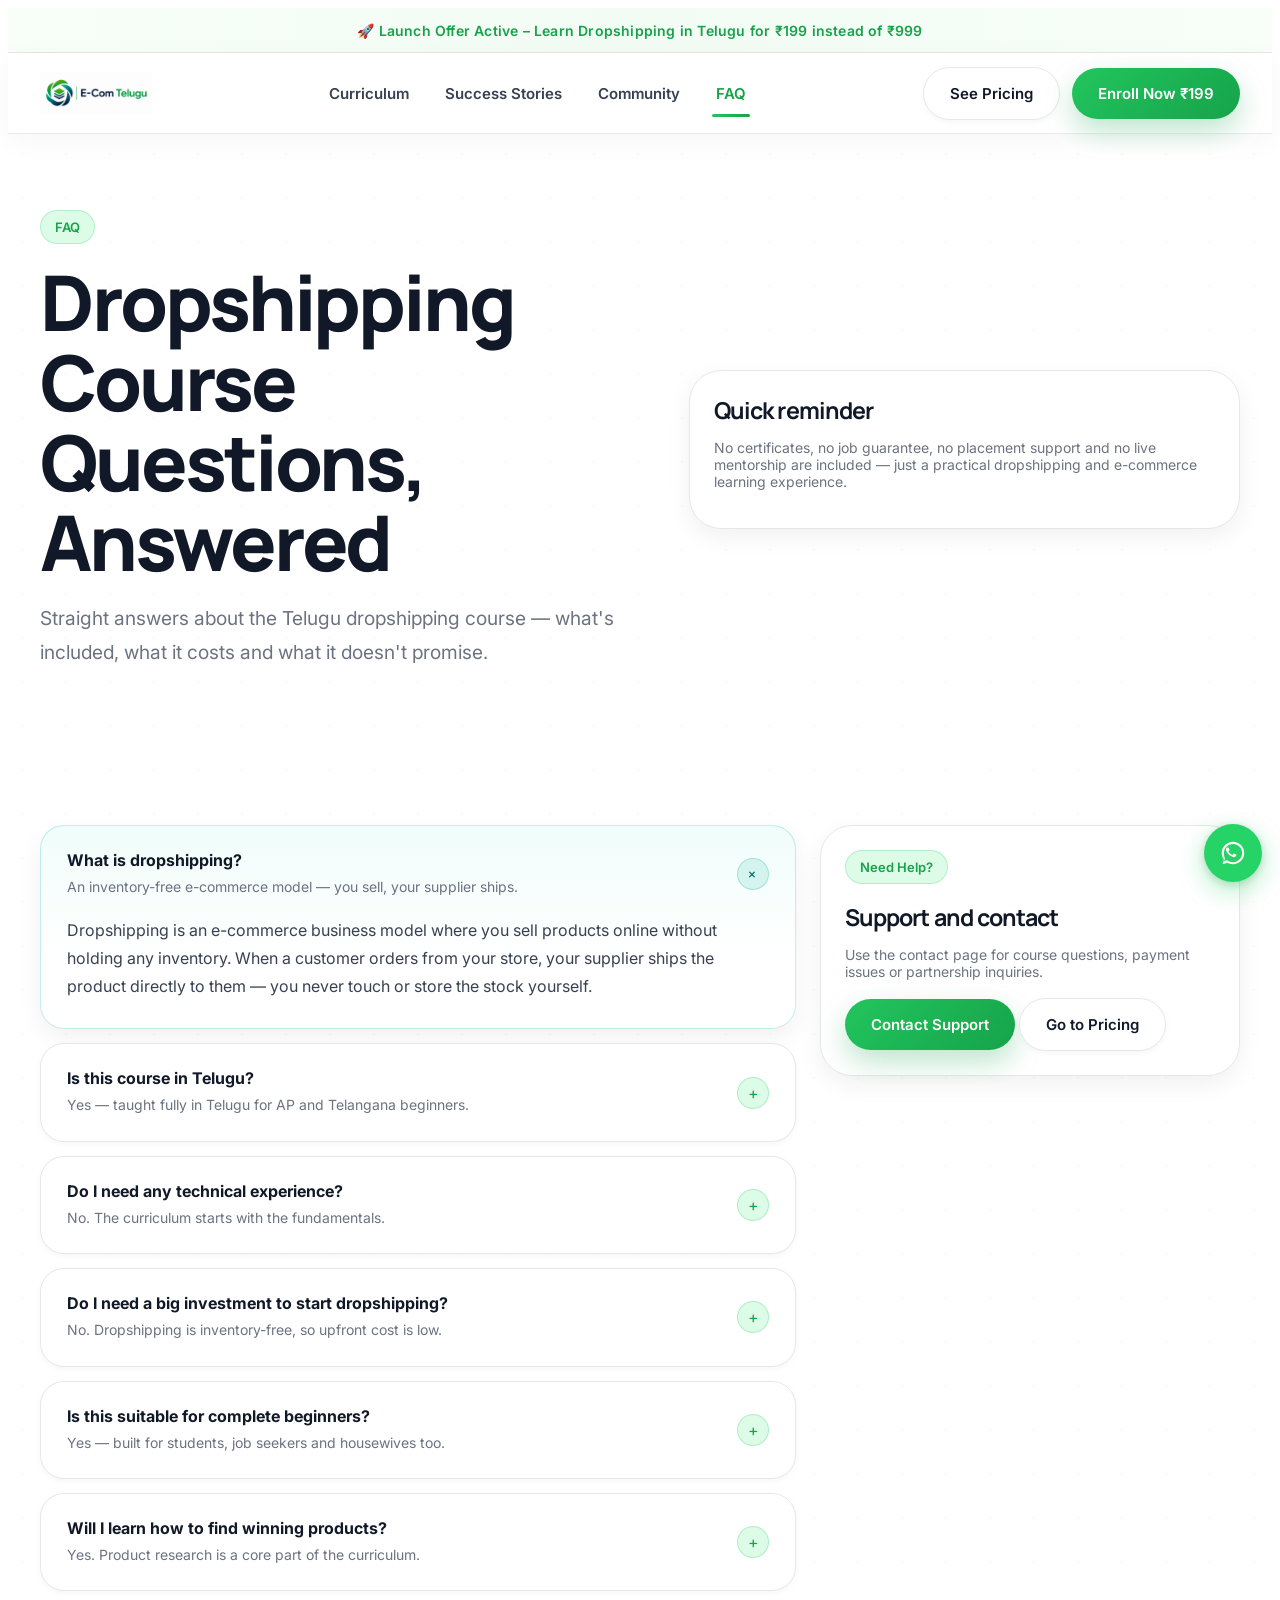
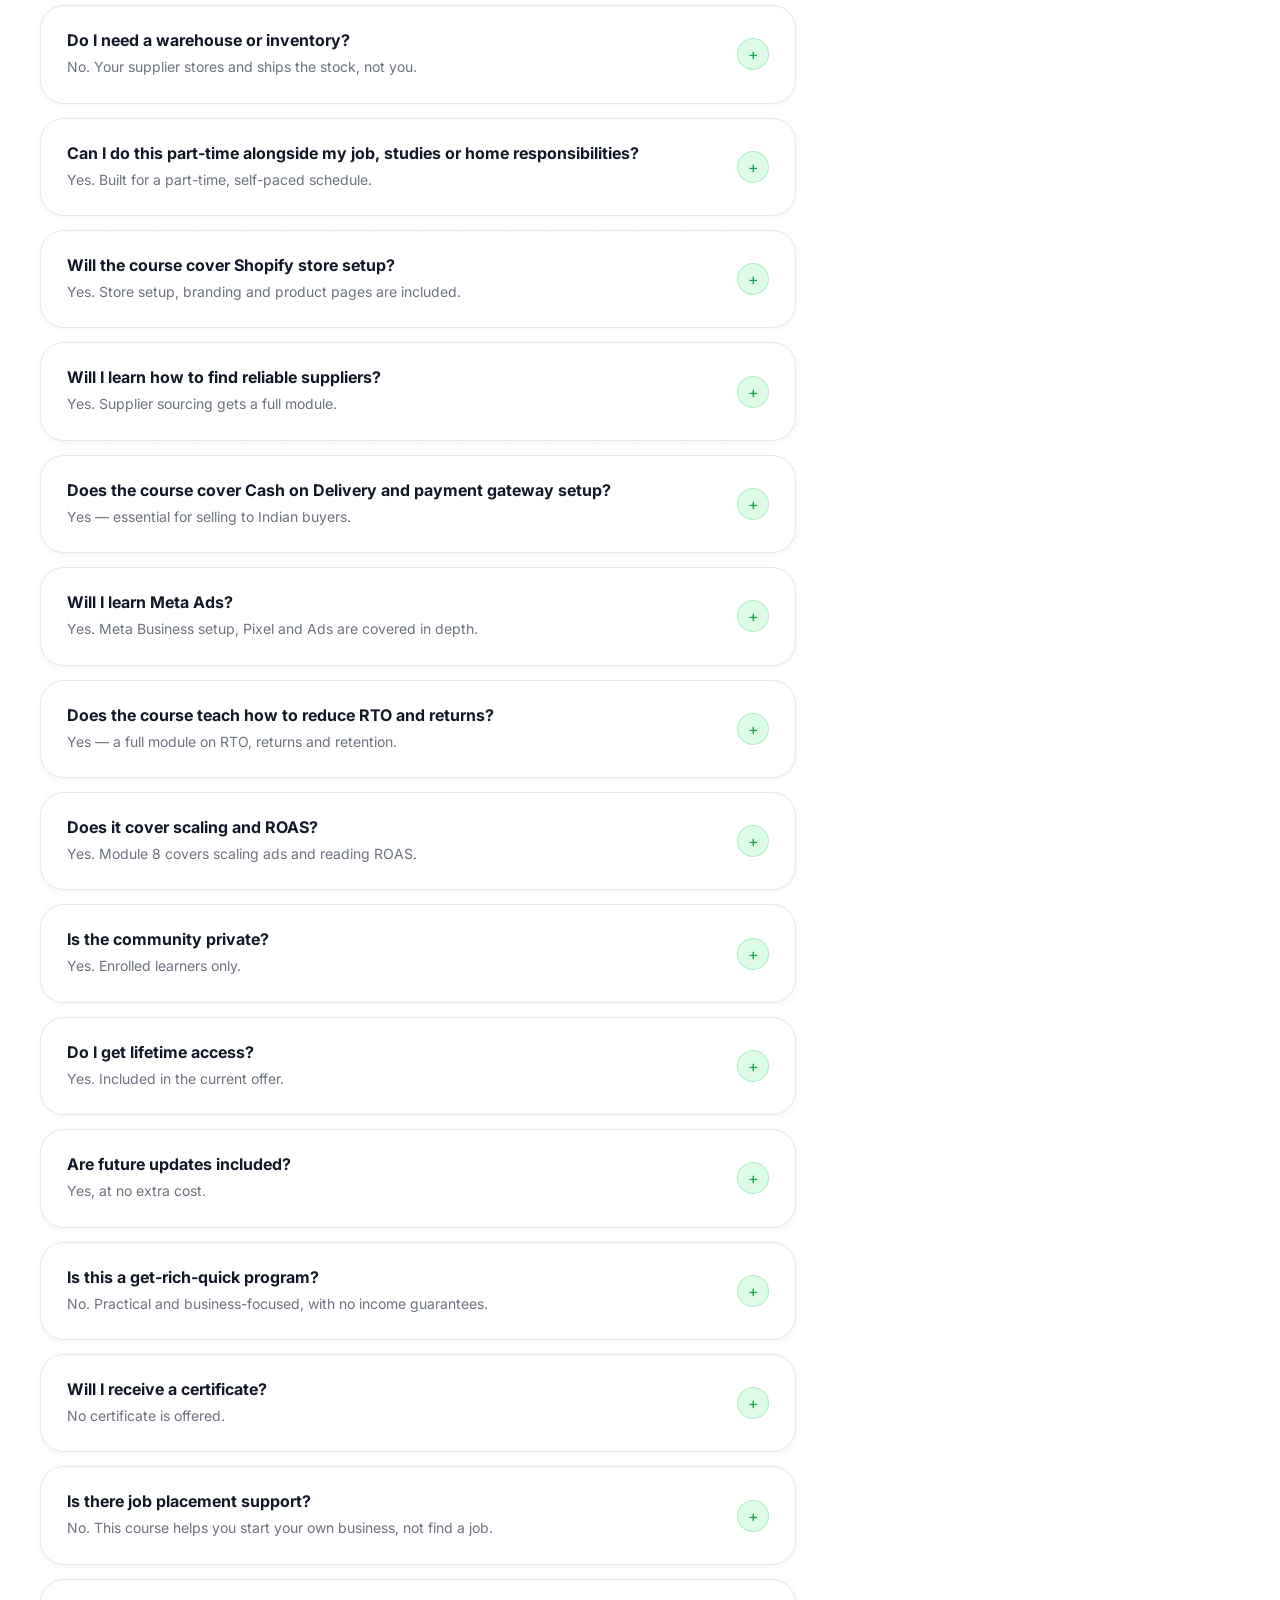
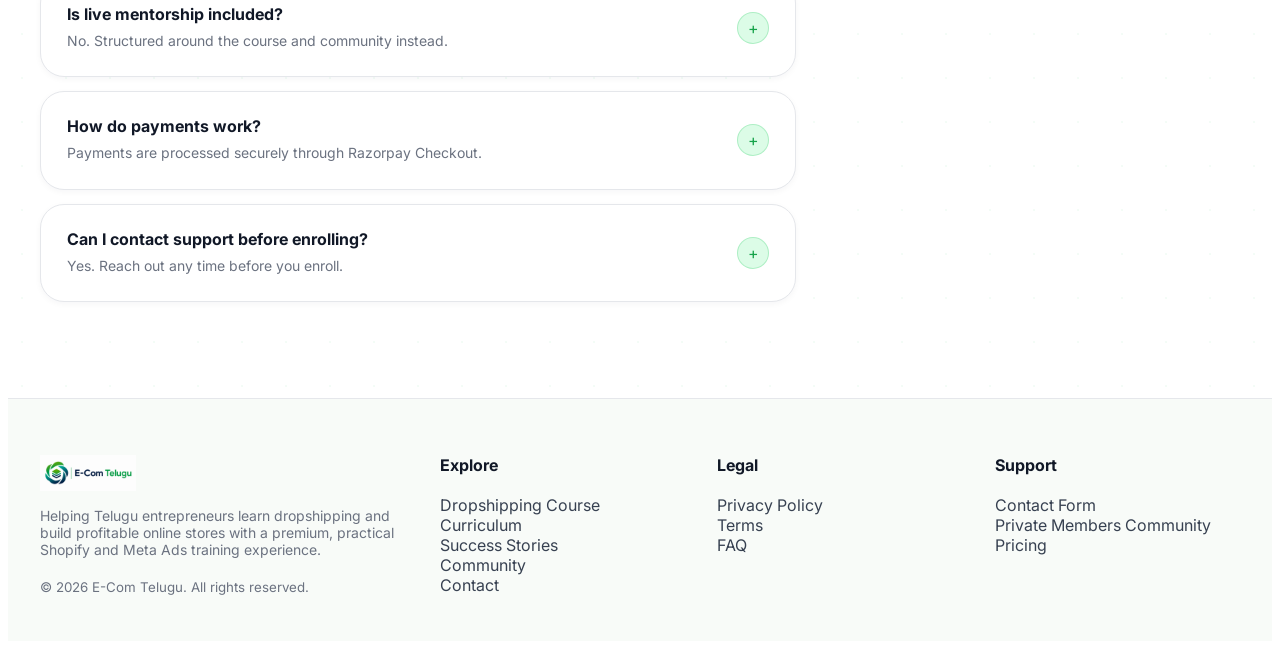
<file: faq.html>
<!doctype html>
<html lang="en">
<head>
  <meta charset="utf-8" />
  <meta name="viewport" content="width=device-width, initial-scale=1" />
  <title>Dropshipping Course FAQ | Telugu E-commerce Questions Answered – E-Com Telugu</title>
  <meta name="description" content="What is dropshipping? Do I need investment? Is it in Telugu? Answers to the most common questions about the E-Com Telugu dropshipping course." />
  <link rel="canonical" href="https://thedevarashetty.github.io/ecomtelugu/faq.html" />
  <meta name="theme-color" content="#071E16" />

  <meta property="og:type" content="website" />
  <meta property="og:site_name" content="E-Com Telugu" />
  <meta property="og:title" content="Dropshipping Course FAQ | Telugu E-commerce Questions Answered" />
  <meta property="og:description" content="What is dropshipping? Do I need investment? Is it in Telugu? Answers to the most common questions about the E-Com Telugu dropshipping course." />
  <meta property="og:url" content="https://thedevarashetty.github.io/ecomtelugu/faq.html" />
  <meta property="og:image" content="https://thedevarashetty.github.io/ecomtelugu/assets/logo-navbar.png" />
  <meta property="og:locale" content="en_IN" />

  <link rel="preconnect" href="https://fonts.googleapis.com">
  <link rel="preconnect" href="https://fonts.gstatic.com" crossorigin>
  <link href="https://fonts.googleapis.com/css2?family=Inter:wght@400;500;600;700;800&family=Manrope:wght@700;800&display=swap" rel="stylesheet">
  <link rel="stylesheet" href="styles.css" />

  <script type="application/ld+json">
  {
    "@context": "https://schema.org",
    "@type": "FAQPage",
    "mainEntity": [
      {"@type": "Question", "name": "What is dropshipping?", "acceptedAnswer": {"@type": "Answer", "text": "Dropshipping is an e-commerce business model where you sell products online without holding any inventory. When a customer orders from your store, your supplier ships the product directly to them — you never touch or store the stock yourself."}},
      {"@type": "Question", "name": "Is this course in Telugu?", "acceptedAnswer": {"@type": "Answer", "text": "Yes. The entire course is taught in Telugu, built for Telugu-speaking beginners in Andhra Pradesh and Telangana who want to start an online business from scratch."}},
      {"@type": "Question", "name": "Do I need any technical experience?", "acceptedAnswer": {"@type": "Answer", "text": "No. The curriculum starts with fundamentals and walks through Shopify store setup in a beginner-friendly order — no coding required."}},
      {"@type": "Question", "name": "Do I need a big investment to start dropshipping?", "acceptedAnswer": {"@type": "Answer", "text": "No large investment is required to begin. Dropshipping is an inventory-free model, so you are not buying stock upfront — you fulfill orders through your supplier only after a customer has already paid you."}},
      {"@type": "Question", "name": "Is this suitable for complete beginners?", "acceptedAnswer": {"@type": "Answer", "text": "Yes. It is designed for Telugu students, job seekers, housewives, employees and first-time entrepreneurs who are starting from zero or close to zero."}},
      {"@type": "Question", "name": "Will I learn how to find winning products?", "acceptedAnswer": {"@type": "Answer", "text": "Yes. Winning product research and selection is a core part of the curriculum and is covered in detail in Module 2."}},
      {"@type": "Question", "name": "Do I need a warehouse or inventory?", "acceptedAnswer": {"@type": "Answer", "text": "No warehouse or inventory is required. Dropshipping lets you sell products without ever holding stock — your supplier handles storage and shipping."}},
      {"@type": "Question", "name": "Can I do this part-time alongside my job, studies or home responsibilities?", "acceptedAnswer": {"@type": "Answer", "text": "Yes. The course is structured for part-time learning, so students, employees and housewives can follow it around an existing schedule."}},
      {"@type": "Question", "name": "Will the course cover Shopify store setup?", "acceptedAnswer": {"@type": "Answer", "text": "Yes. Shopify store setup, domain, branding, store design and product pages are covered in Module 4."}},
      {"@type": "Question", "name": "Will I learn how to find reliable suppliers?", "acceptedAnswer": {"@type": "Answer", "text": "Yes. Supplier research, supplier communication and finding reliable suppliers are covered in Module 3, along with pricing strategy."}},
      {"@type": "Question", "name": "Does the course cover Cash on Delivery and payment gateway setup?", "acceptedAnswer": {"@type": "Answer", "text": "Yes. Payment gateway setup and Cash on Delivery — both essential for selling to Indian buyers — are covered in Module 5, along with shipping and order fulfillment."}},
      {"@type": "Question", "name": "Will I learn Meta Ads?", "acceptedAnswer": {"@type": "Answer", "text": "Yes. Meta Business Manager, Meta Pixel setup and Meta Ads campaigns are covered in Modules 6 and 7, including audience targeting and ad creatives."}},
      {"@type": "Question", "name": "Does the course teach how to reduce RTO and returns?", "acceptedAnswer": {"@type": "Answer", "text": "Yes. Module 9 is dedicated to reducing RTO, reducing returns and reducing fake orders, plus customer retention and upselling."}},
      {"@type": "Question", "name": "Does it cover scaling and ROAS?", "acceptedAnswer": {"@type": "Answer", "text": "Yes. Scaling ads, budget optimization and ROAS tracking are covered in Module 8, once your store has its first consistent sales."}},
      {"@type": "Question", "name": "Is the community private?", "acceptedAnswer": {"@type": "Answer", "text": "Yes. It is a private members community for enrolled learners only."}},
      {"@type": "Question", "name": "Do I get lifetime access?", "acceptedAnswer": {"@type": "Answer", "text": "Yes. Lifetime access is included in the current offer."}},
      {"@type": "Question", "name": "Are future updates included?", "acceptedAnswer": {"@type": "Answer", "text": "Yes. Future course updates are included as part of the offer at no extra cost."}},
      {"@type": "Question", "name": "Is this a get-rich-quick program?", "acceptedAnswer": {"@type": "Answer", "text": "No. This is a practical, business-focused dropshipping course. It does not promise guaranteed income — results depend on the product, effort and execution."}},
      {"@type": "Question", "name": "Will I receive a certificate?", "acceptedAnswer": {"@type": "Answer", "text": "No certificate is offered with this course. The focus is on practical skills you can apply immediately, not credentials."}},
      {"@type": "Question", "name": "Is there job placement support?", "acceptedAnswer": {"@type": "Answer", "text": "No placement support is offered. This course is built to help you start your own dropshipping business, not find a job."}},
      {"@type": "Question", "name": "Is live mentorship included?", "acceptedAnswer": {"@type": "Answer", "text": "Live mentorship is not included. The experience is structured around the course modules, resources and the private community."}},
      {"@type": "Question", "name": "How do payments work?", "acceptedAnswer": {"@type": "Answer", "text": "Payments are processed securely through Razorpay Checkout. You'll get instant confirmation once your payment is verified."}},
      {"@type": "Question", "name": "Can I contact support before enrolling?", "acceptedAnswer": {"@type": "Answer", "text": "Yes. Use the contact page for any questions before you enroll."}}
    ]
  }
  </script>
</head>
<body class="">

    <div class="topbar">
      <div class="container">🚀 Launch Offer Active – Learn Dropshipping in Telugu for ₹199 instead of ₹999</div>
    </div>
    <div class="nav-wrap">
      <div class="container">
        <nav class="nav" aria-label="Primary">
          <a class="brand" href="index.html">
            <img
                src="assets/logo-navbar.png"
                alt="E-Com Telugu — Telugu Dropshipping Course"
                class="site-logo"
            >
          </a>
          <div class="nav-links">
            <a href="curriculum.html" class="">Curriculum</a>
            <a href="success-stories.html" class="">Success Stories</a>
            <a href="community.html" class="">Community</a>
            <a href="faq.html" class="active">FAQ</a>
          </div>
          <div class="nav-actions">
            <a class="btn btn-secondary" href="index.html#pricing">See Pricing</a>
            <button class="btn btn-primary js-enroll sticky-cta" data-plan="ecom-telugu-masterclass" data-amount="19900">Enroll Now ₹199</button>
          </div>
          <button class="hamburger" aria-label="Open menu" aria-expanded="false"><span></span></button>
        </nav>
        <div class="mobile-panel">
          <div class="stack">
            <a class="btn btn-secondary" href="curriculum.html">Curriculum</a>
            <a class="btn btn-secondary" href="success-stories.html">Success Stories</a>
            <a class="btn btn-secondary" href="community.html">Community</a>
            <a class="btn btn-secondary" href="faq.html">FAQ</a>
            <a class="btn btn-secondary" href="index.html#pricing">See Pricing</a>
            <button class="btn btn-primary js-enroll" data-plan="ecom-telugu-masterclass" data-amount="19900">Enroll Now ₹199</button>
          </div>
        </div>
      </div>
    </div>


<main>
  <section class="hero">
    <div class="container hero-wrap">
      <div class="hero-copy reveal">
        <div class="kicker">FAQ</div>
        <h1>Dropshipping Course Questions, Answered</h1>
        <p class="lead">Straight answers about the Telugu dropshipping course — what's included, what it costs and what it doesn't promise.</p>
      </div>
      <div class="card pad reveal">
        <h3>Quick reminder</h3>
        <p class="small-muted">No certificates, no job guarantee, no placement support and no live mentorship are included — just a practical dropshipping and e-commerce learning experience.</p>
      </div>
    </div>
  </section>

  <section class="section">
    <div class="container faq-layout">
      <div class="accordion">

<div class="acc-item reveal open">
  <button class="acc-btn" aria-expanded="true"><div><strong>What is dropshipping?</strong><span>An inventory-free e-commerce model — you sell, your supplier ships.</span></div><div class="acc-icon">+</div></button>
  <div class="acc-panel"><div>Dropshipping is an e-commerce business model where you sell products online without holding any inventory. When a customer orders from your store, your supplier ships the product directly to them — you never touch or store the stock yourself.</div></div>
</div>

<div class="acc-item reveal ">
  <button class="acc-btn" aria-expanded="false"><div><strong>Is this course in Telugu?</strong><span>Yes — taught fully in Telugu for AP and Telangana beginners.</span></div><div class="acc-icon">+</div></button>
  <div class="acc-panel"><div>Yes. The entire course is taught in Telugu, built for Telugu-speaking beginners in Andhra Pradesh and Telangana who want to start an online business from scratch.</div></div>
</div>

<div class="acc-item reveal ">
  <button class="acc-btn" aria-expanded="false"><div><strong>Do I need any technical experience?</strong><span>No. The curriculum starts with the fundamentals.</span></div><div class="acc-icon">+</div></button>
  <div class="acc-panel"><div>No. The curriculum starts with fundamentals and walks through Shopify store setup in a beginner-friendly order — no coding required.</div></div>
</div>

<div class="acc-item reveal ">
  <button class="acc-btn" aria-expanded="false"><div><strong>Do I need a big investment to start dropshipping?</strong><span>No. Dropshipping is inventory-free, so upfront cost is low.</span></div><div class="acc-icon">+</div></button>
  <div class="acc-panel"><div>No large investment is required to begin. Dropshipping is an inventory-free model, so you are not buying stock upfront — you fulfill orders through your supplier only after a customer has already paid you.</div></div>
</div>

<div class="acc-item reveal ">
  <button class="acc-btn" aria-expanded="false"><div><strong>Is this suitable for complete beginners?</strong><span>Yes — built for students, job seekers and housewives too.</span></div><div class="acc-icon">+</div></button>
  <div class="acc-panel"><div>Yes. It is designed for Telugu students, job seekers, housewives, employees and first-time entrepreneurs who are starting from zero or close to zero.</div></div>
</div>

<div class="acc-item reveal ">
  <button class="acc-btn" aria-expanded="false"><div><strong>Will I learn how to find winning products?</strong><span>Yes. Product research is a core part of the curriculum.</span></div><div class="acc-icon">+</div></button>
  <div class="acc-panel"><div>Yes. Winning product research and selection is a core part of the curriculum and is covered in detail in Module 2.</div></div>
</div>

<div class="acc-item reveal ">
  <button class="acc-btn" aria-expanded="false"><div><strong>Do I need a warehouse or inventory?</strong><span>No. Your supplier stores and ships the stock, not you.</span></div><div class="acc-icon">+</div></button>
  <div class="acc-panel"><div>No warehouse or inventory is required. Dropshipping lets you sell products without ever holding stock — your supplier handles storage and shipping.</div></div>
</div>

<div class="acc-item reveal ">
  <button class="acc-btn" aria-expanded="false"><div><strong>Can I do this part-time alongside my job, studies or home responsibilities?</strong><span>Yes. Built for a part-time, self-paced schedule.</span></div><div class="acc-icon">+</div></button>
  <div class="acc-panel"><div>Yes. The course is structured for part-time learning, so students, employees and housewives can follow it around an existing schedule.</div></div>
</div>

<div class="acc-item reveal ">
  <button class="acc-btn" aria-expanded="false"><div><strong>Will the course cover Shopify store setup?</strong><span>Yes. Store setup, branding and product pages are included.</span></div><div class="acc-icon">+</div></button>
  <div class="acc-panel"><div>Yes. Shopify store setup, domain, branding, store design and product pages are covered in Module 4.</div></div>
</div>

<div class="acc-item reveal ">
  <button class="acc-btn" aria-expanded="false"><div><strong>Will I learn how to find reliable suppliers?</strong><span>Yes. Supplier sourcing gets a full module.</span></div><div class="acc-icon">+</div></button>
  <div class="acc-panel"><div>Yes. Supplier research, supplier communication and finding reliable suppliers are covered in Module 3, along with pricing strategy.</div></div>
</div>

<div class="acc-item reveal ">
  <button class="acc-btn" aria-expanded="false"><div><strong>Does the course cover Cash on Delivery and payment gateway setup?</strong><span>Yes — essential for selling to Indian buyers.</span></div><div class="acc-icon">+</div></button>
  <div class="acc-panel"><div>Yes. Payment gateway setup and Cash on Delivery — both essential for selling to Indian buyers — are covered in Module 5, along with shipping and order fulfillment.</div></div>
</div>

<div class="acc-item reveal ">
  <button class="acc-btn" aria-expanded="false"><div><strong>Will I learn Meta Ads?</strong><span>Yes. Meta Business setup, Pixel and Ads are covered in depth.</span></div><div class="acc-icon">+</div></button>
  <div class="acc-panel"><div>Yes. Meta Business Manager, Meta Pixel setup and Meta Ads campaigns are covered in Modules 6 and 7, including audience targeting and ad creatives.</div></div>
</div>

<div class="acc-item reveal ">
  <button class="acc-btn" aria-expanded="false"><div><strong>Does the course teach how to reduce RTO and returns?</strong><span>Yes — a full module on RTO, returns and retention.</span></div><div class="acc-icon">+</div></button>
  <div class="acc-panel"><div>Yes. Module 9 is dedicated to reducing RTO, reducing returns and reducing fake orders, plus customer retention and upselling.</div></div>
</div>

<div class="acc-item reveal ">
  <button class="acc-btn" aria-expanded="false"><div><strong>Does it cover scaling and ROAS?</strong><span>Yes. Module 8 covers scaling ads and reading ROAS.</span></div><div class="acc-icon">+</div></button>
  <div class="acc-panel"><div>Yes. Scaling ads, budget optimization and ROAS tracking are covered in Module 8, once your store has its first consistent sales.</div></div>
</div>

<div class="acc-item reveal ">
  <button class="acc-btn" aria-expanded="false"><div><strong>Is the community private?</strong><span>Yes. Enrolled learners only.</span></div><div class="acc-icon">+</div></button>
  <div class="acc-panel"><div>Yes. It is a private members community for enrolled learners only.</div></div>
</div>

<div class="acc-item reveal ">
  <button class="acc-btn" aria-expanded="false"><div><strong>Do I get lifetime access?</strong><span>Yes. Included in the current offer.</span></div><div class="acc-icon">+</div></button>
  <div class="acc-panel"><div>Yes. Lifetime access is included in the current offer.</div></div>
</div>

<div class="acc-item reveal ">
  <button class="acc-btn" aria-expanded="false"><div><strong>Are future updates included?</strong><span>Yes, at no extra cost.</span></div><div class="acc-icon">+</div></button>
  <div class="acc-panel"><div>Yes. Future course updates are included as part of the offer at no extra cost.</div></div>
</div>

<div class="acc-item reveal ">
  <button class="acc-btn" aria-expanded="false"><div><strong>Is this a get-rich-quick program?</strong><span>No. Practical and business-focused, with no income guarantees.</span></div><div class="acc-icon">+</div></button>
  <div class="acc-panel"><div>No. This is a practical, business-focused dropshipping course. It does not promise guaranteed income — results depend on the product, effort and execution.</div></div>
</div>

<div class="acc-item reveal ">
  <button class="acc-btn" aria-expanded="false"><div><strong>Will I receive a certificate?</strong><span>No certificate is offered.</span></div><div class="acc-icon">+</div></button>
  <div class="acc-panel"><div>No certificate is offered with this course. The focus is on practical skills you can apply immediately, not credentials.</div></div>
</div>

<div class="acc-item reveal ">
  <button class="acc-btn" aria-expanded="false"><div><strong>Is there job placement support?</strong><span>No. This course helps you start your own business, not find a job.</span></div><div class="acc-icon">+</div></button>
  <div class="acc-panel"><div>No placement support is offered. This course is built to help you start your own dropshipping business, not find a job.</div></div>
</div>

<div class="acc-item reveal ">
  <button class="acc-btn" aria-expanded="false"><div><strong>Is live mentorship included?</strong><span>No. Structured around the course and community instead.</span></div><div class="acc-icon">+</div></button>
  <div class="acc-panel"><div>Live mentorship is not included. The experience is structured around the course modules, resources and the private community.</div></div>
</div>

<div class="acc-item reveal ">
  <button class="acc-btn" aria-expanded="false"><div><strong>How do payments work?</strong><span>Payments are processed securely through Razorpay Checkout.</span></div><div class="acc-icon">+</div></button>
  <div class="acc-panel"><div>Payments are processed securely through Razorpay Checkout. You'll get instant confirmation once your payment is verified.</div></div>
</div>

<div class="acc-item reveal ">
  <button class="acc-btn" aria-expanded="false"><div><strong>Can I contact support before enrolling?</strong><span>Yes. Reach out any time before you enroll.</span></div><div class="acc-icon">+</div></button>
  <div class="acc-panel"><div>Yes. Use the contact page for any questions before you enroll.</div></div>
</div>

      </div>
      <aside class="card pad side-note reveal">
        <div class="kicker">Need Help?</div>
        <h3>Support and contact</h3>
        <p class="small-muted">Use the contact page for course questions, payment issues or partnership inquiries.</p>
        <div class="actions" style="margin-top:18px;">
          <a class="btn btn-primary" href="contact.html">Contact Support</a>
          <a class="btn btn-secondary" href="index.html#pricing">Go to Pricing</a>
        </div>
      </aside>
    </div>
  </section>
</main>


    <footer class="footer">
      <div class="container">
        <div class="footer-grid">
          <div>
            <img
               src="assets/logo-navbar.png"
               alt="E-Com Telugu — Telugu Dropshipping Course"
               class="footer-logo"
            >
            <p class="small-muted">Helping Telugu entrepreneurs learn dropshipping and build profitable online stores with a premium, practical Shopify and Meta Ads training experience.</p>
            <small>© 2026 E-Com Telugu. All rights reserved.</small>
          </div>
          <div>
            <strong style="color:var(--text)">Explore</strong><br><br>
            <a href="curriculum.html">Dropshipping Course Curriculum</a><br>
            <a href="success-stories.html">Success Stories</a><br>
            <a href="community.html">Community</a><br>
            <a href="contact.html">Contact</a>
          </div>
          <div>
            <strong style="color:var(--text)">Legal</strong><br><br>
            <a href="privacy-policy.html">Privacy Policy</a><br>
            <a href="terms.html">Terms</a><br>
            <a href="faq.html">FAQ</a>
          </div>
          <div>
            <strong style="color:var(--text)">Support</strong><br><br>
            <a href="contact.html">Contact Form</a><br>
            <a href="community.html">Private Members Community</a><br>
            <a href="index.html#pricing">Pricing</a>
          </div>
        </div>
      </div>
    </footer>
    <!-- TODO(whatsapp): Placeholder until the real WhatsApp Community invite link exists.
         Get it from WhatsApp app > Community > Invite to Community > Share Link,
         then replace the href below. Do not add a personal phone number here. -->
    <a class="whatsapp-float" href="https://chat.whatsapp.com/PLACEHOLDER" aria-label="Join our WhatsApp Community" target="_blank" rel="noopener">
      <svg viewBox="0 0 32 32" aria-hidden="true"><path d="M19.11 17.46c-.28-.14-1.64-.81-1.89-.9-.25-.09-.43-.14-.61.14-.18.28-.7.9-.86 1.08-.16.18-.32.21-.6.07-.28-.14-1.17-.43-2.23-1.37-.83-.74-1.39-1.65-1.55-1.93-.16-.28-.02-.43.12-.57.13-.13.28-.32.42-.48.14-.16.19-.28.28-.46.09-.18.05-.34-.02-.48-.07-.14-.61-1.47-.84-2.02-.22-.53-.45-.46-.61-.47l-.52-.01c-.18 0-.48.07-.73.34-.25.28-.95.93-.95 2.26 0 1.33.97 2.62 1.11 2.8.14.18 1.92 2.95 4.65 4.13.65.28 1.16.45 1.56.58.65.21 1.24.18 1.71.11.52-.08 1.64-.67 1.87-1.31.23-.65.23-1.2.16-1.31-.07-.12-.25-.18-.53-.32zM16.03 4C9.4 4 4 9.37 4 16c0 2.63.85 5.08 2.3 7.07L4.8 28l5.1-1.47A11.93 11.93 0 0 0 16 28c6.63 0 12-5.37 12-12S22.66 4 16.03 4zm0 21.77c-2.25 0-4.34-.66-6.09-1.79l-.44-.28-3.03.87.88-2.95-.29-.48A9.7 9.7 0 0 1 6.3 16c0-5.36 4.37-9.72 9.73-9.72s9.74 4.36 9.74 9.72-4.37 9.77-9.74 9.77z"/></svg>
    </a>
    <div class="mobile-sticky-cta">
      <div class="row">
        <div class="text">
          <strong>Enroll today for ₹199</strong>
          <span>Telugu dropshipping course access</span>
        </div>
        <button class="btn btn-primary js-enroll" data-plan="ecom-telugu-masterclass" data-amount="19900">Enroll Now</button>
      </div>
    </div>

<script src="script.js"></script>
</body>
</html>
</file>
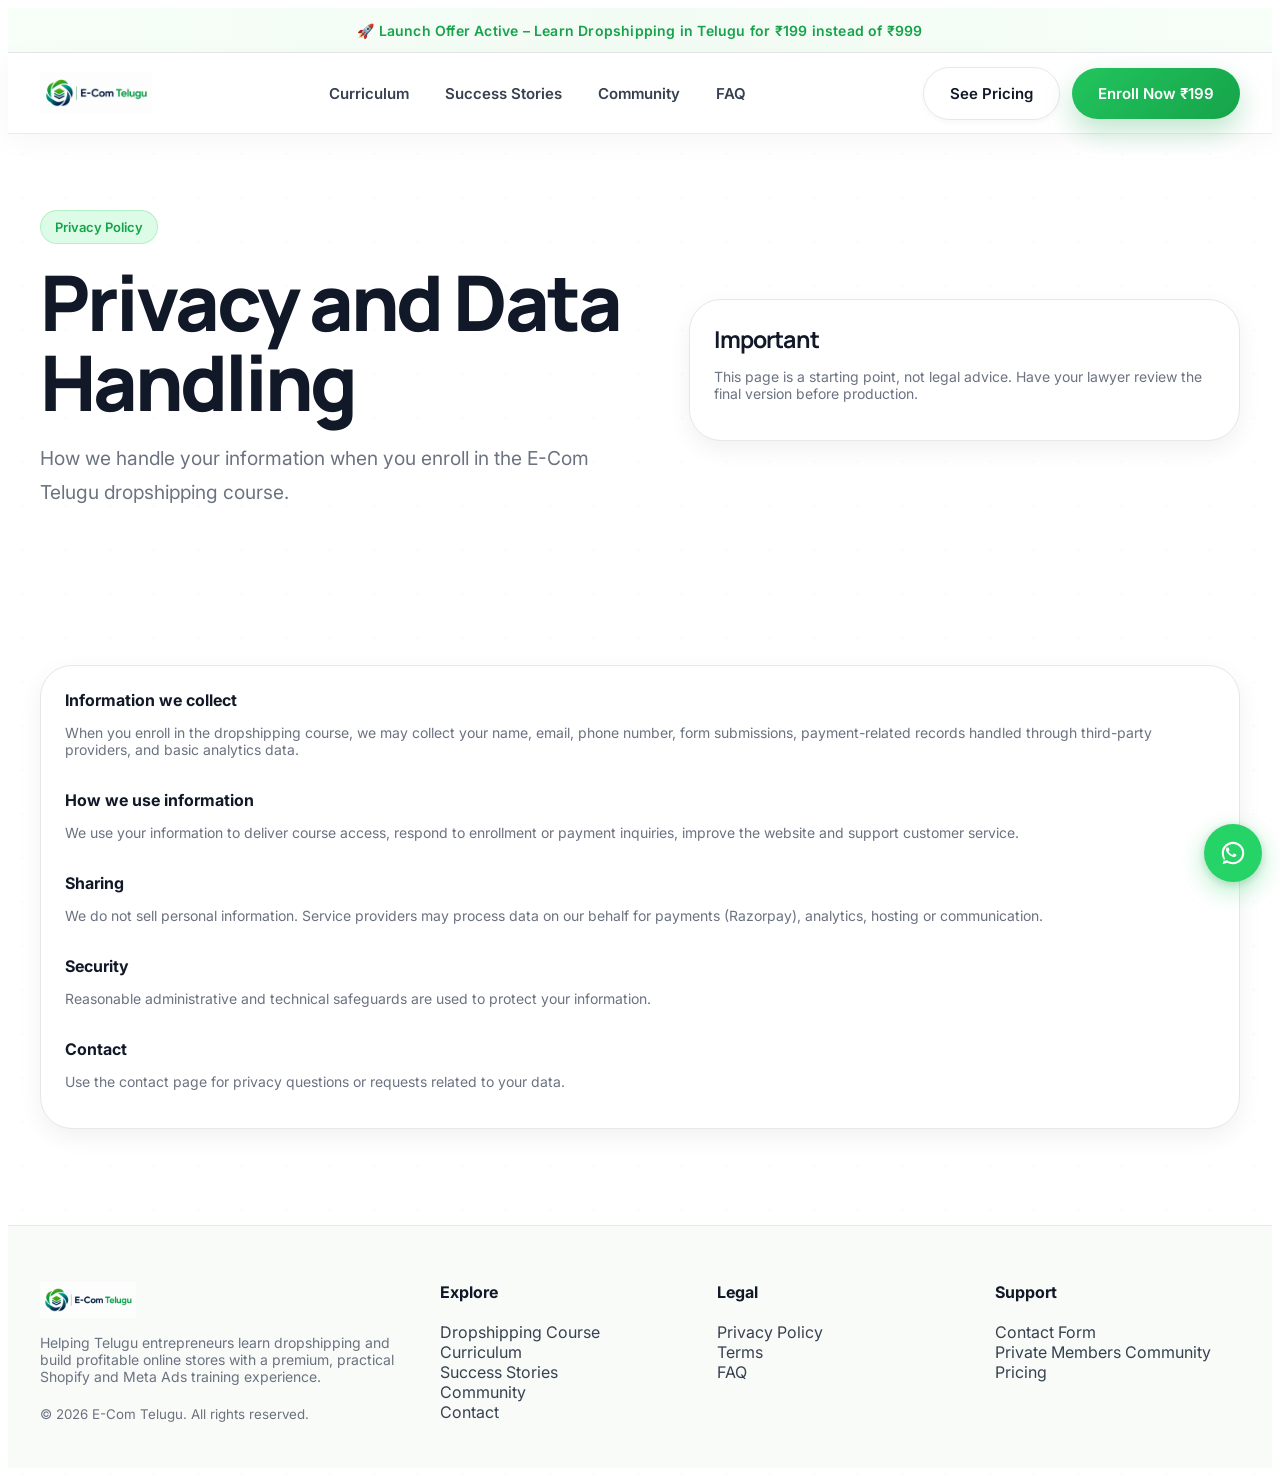
<file: privacy-policy.html>
<!doctype html>
<html lang="en">
<head>
  <meta charset="utf-8" />
  <meta name="viewport" content="width=device-width, initial-scale=1" />
  <title>Privacy Policy | E-Com Telugu Dropshipping Course</title>
  <meta name="description" content="How E-Com Telugu collects, uses and protects your information when you enroll in the Telugu dropshipping course." />
  <link rel="canonical" href="https://thedevarashetty.github.io/ecomtelugu/privacy-policy.html" />
  <meta name="robots" content="noindex" />
  <meta name="theme-color" content="#071E16" />
  <link rel="preconnect" href="https://fonts.googleapis.com">
  <link rel="preconnect" href="https://fonts.gstatic.com" crossorigin>
  <link href="https://fonts.googleapis.com/css2?family=Inter:wght@400;500;600;700;800&family=Manrope:wght@700;800&display=swap" rel="stylesheet">
  <link rel="stylesheet" href="styles.css" />

</head>
<body class="">

    <div class="topbar">
      <div class="container">🚀 Launch Offer Active – Learn Dropshipping in Telugu for ₹199 instead of ₹999</div>
    </div>
    <div class="nav-wrap">
      <div class="container">
        <nav class="nav" aria-label="Primary">
          <a class="brand" href="index.html">
            <img
                src="assets/logo-navbar.png"
                alt="E-Com Telugu — Telugu Dropshipping Course"
                class="site-logo"
            >
          </a>
          <div class="nav-links">
            <a href="curriculum.html" class="">Curriculum</a>
            <a href="success-stories.html" class="">Success Stories</a>
            <a href="community.html" class="">Community</a>
            <a href="faq.html" class="">FAQ</a>
          </div>
          <div class="nav-actions">
            <a class="btn btn-secondary" href="index.html#pricing">See Pricing</a>
            <button class="btn btn-primary js-enroll sticky-cta" data-plan="ecom-telugu-masterclass" data-amount="19900">Enroll Now ₹199</button>
          </div>
          <button class="hamburger" aria-label="Open menu" aria-expanded="false"><span></span></button>
        </nav>
        <div class="mobile-panel">
          <div class="stack">
            <a class="btn btn-secondary" href="curriculum.html">Curriculum</a>
            <a class="btn btn-secondary" href="success-stories.html">Success Stories</a>
            <a class="btn btn-secondary" href="community.html">Community</a>
            <a class="btn btn-secondary" href="faq.html">FAQ</a>
            <a class="btn btn-secondary" href="index.html#pricing">See Pricing</a>
            <button class="btn btn-primary js-enroll" data-plan="ecom-telugu-masterclass" data-amount="19900">Enroll Now ₹199</button>
          </div>
        </div>
      </div>
    </div>


<main>
  <section class="hero">
    <div class="container hero-wrap">
      <div class="hero-copy reveal">
        <div class="kicker">Privacy Policy</div>
        <h1>Privacy and Data Handling</h1>
        <p class="lead">How we handle your information when you enroll in the E-Com Telugu dropshipping course.</p>
      </div>
      <div class="card pad reveal">
        <h3>Important</h3>
        <p class="small-muted">This page is a starting point, not legal advice. Have your lawyer review the final version before production.</p>
      </div>
    </div>
  </section>
  <section class="section">
    <div class="container card pad reveal">
      <div class="grid" style="gap:18px;">
        <div><strong>Information we collect</strong><p class="small-muted">When you enroll in the dropshipping course, we may collect your name, email, phone number, form submissions, payment-related records handled through third-party providers, and basic analytics data.</p></div>
        <div><strong>How we use information</strong><p class="small-muted">We use your information to deliver course access, respond to enrollment or payment inquiries, improve the website and support customer service.</p></div>
        <div><strong>Sharing</strong><p class="small-muted">We do not sell personal information. Service providers may process data on our behalf for payments (Razorpay), analytics, hosting or communication.</p></div>
        <div><strong>Security</strong><p class="small-muted">Reasonable administrative and technical safeguards are used to protect your information.</p></div>
        <div><strong>Contact</strong><p class="small-muted">Use the contact page for privacy questions or requests related to your data.</p></div>
      </div>
    </div>
  </section>
</main>


    <footer class="footer">
      <div class="container">
        <div class="footer-grid">
          <div>
            <img
               src="assets/logo-navbar.png"
               alt="E-Com Telugu — Telugu Dropshipping Course"
               class="footer-logo"
            >
            <p class="small-muted">Helping Telugu entrepreneurs learn dropshipping and build profitable online stores with a premium, practical Shopify and Meta Ads training experience.</p>
            <small>© 2026 E-Com Telugu. All rights reserved.</small>
          </div>
          <div>
            <strong style="color:var(--text)">Explore</strong><br><br>
            <a href="curriculum.html">Dropshipping Course Curriculum</a><br>
            <a href="success-stories.html">Success Stories</a><br>
            <a href="community.html">Community</a><br>
            <a href="contact.html">Contact</a>
          </div>
          <div>
            <strong style="color:var(--text)">Legal</strong><br><br>
            <a href="privacy-policy.html">Privacy Policy</a><br>
            <a href="terms.html">Terms</a><br>
            <a href="faq.html">FAQ</a>
          </div>
          <div>
            <strong style="color:var(--text)">Support</strong><br><br>
            <a href="contact.html">Contact Form</a><br>
            <a href="community.html">Private Members Community</a><br>
            <a href="index.html#pricing">Pricing</a>
          </div>
        </div>
      </div>
    </footer>
    <!-- TODO(whatsapp): Placeholder until the real WhatsApp Community invite link exists.
         Get it from WhatsApp app > Community > Invite to Community > Share Link,
         then replace the href below. Do not add a personal phone number here. -->
    <a class="whatsapp-float" href="https://chat.whatsapp.com/PLACEHOLDER" aria-label="Join our WhatsApp Community" target="_blank" rel="noopener">
      <svg viewBox="0 0 32 32" aria-hidden="true"><path d="M19.11 17.46c-.28-.14-1.64-.81-1.89-.9-.25-.09-.43-.14-.61.14-.18.28-.7.9-.86 1.08-.16.18-.32.21-.6.07-.28-.14-1.17-.43-2.23-1.37-.83-.74-1.39-1.65-1.55-1.93-.16-.28-.02-.43.12-.57.13-.13.28-.32.42-.48.14-.16.19-.28.28-.46.09-.18.05-.34-.02-.48-.07-.14-.61-1.47-.84-2.02-.22-.53-.45-.46-.61-.47l-.52-.01c-.18 0-.48.07-.73.34-.25.28-.95.93-.95 2.26 0 1.33.97 2.62 1.11 2.8.14.18 1.92 2.95 4.65 4.13.65.28 1.16.45 1.56.58.65.21 1.24.18 1.71.11.52-.08 1.64-.67 1.87-1.31.23-.65.23-1.2.16-1.31-.07-.12-.25-.18-.53-.32zM16.03 4C9.4 4 4 9.37 4 16c0 2.63.85 5.08 2.3 7.07L4.8 28l5.1-1.47A11.93 11.93 0 0 0 16 28c6.63 0 12-5.37 12-12S22.66 4 16.03 4zm0 21.77c-2.25 0-4.34-.66-6.09-1.79l-.44-.28-3.03.87.88-2.95-.29-.48A9.7 9.7 0 0 1 6.3 16c0-5.36 4.37-9.72 9.73-9.72s9.74 4.36 9.74 9.72-4.37 9.77-9.74 9.77z"/></svg>
    </a>
    <div class="mobile-sticky-cta">
      <div class="row">
        <div class="text">
          <strong>Enroll today for ₹199</strong>
          <span>Telugu dropshipping course access</span>
        </div>
        <button class="btn btn-primary js-enroll" data-plan="ecom-telugu-masterclass" data-amount="19900">Enroll Now</button>
      </div>
    </div>

<script src="script.js"></script>
</body>
</html>
</file>
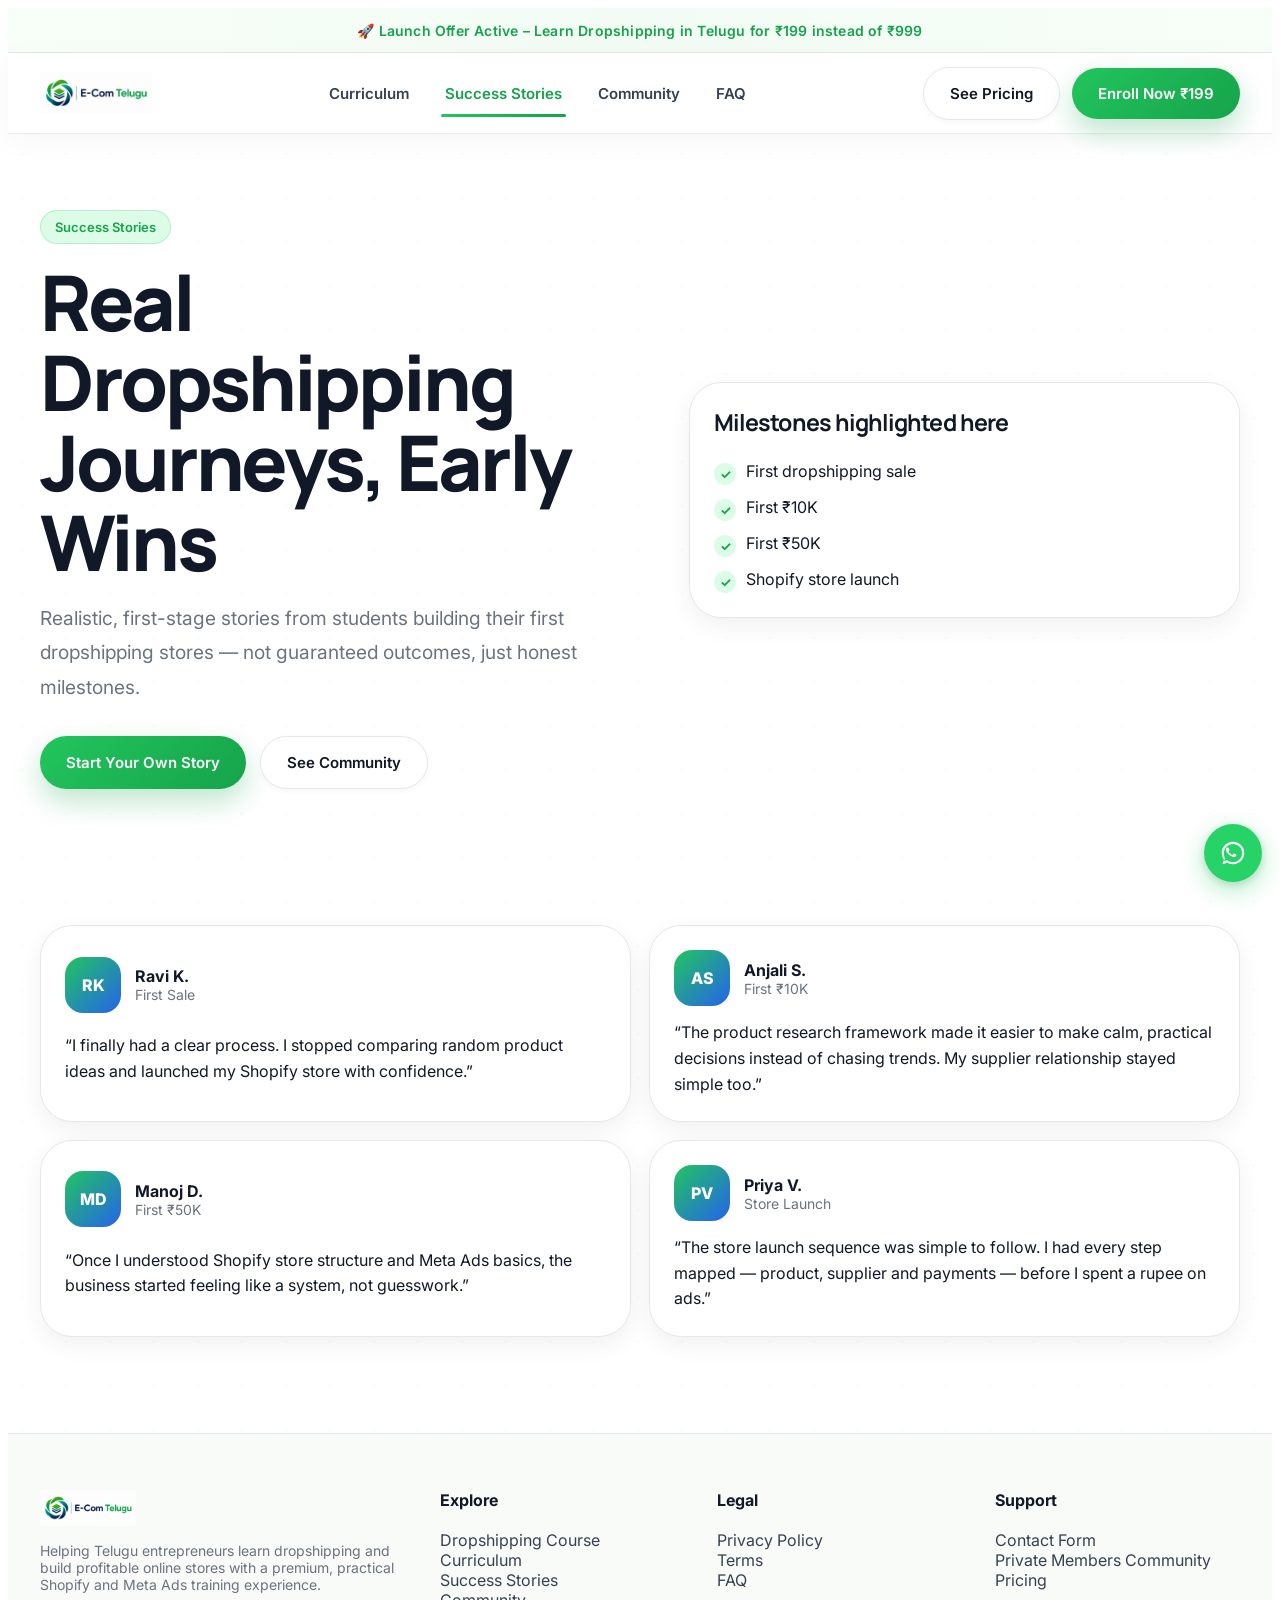
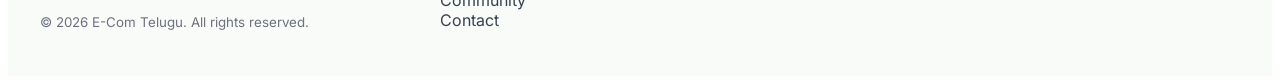
<file: success-stories.html>
<!doctype html>
<html lang="en">
<head>
  <meta charset="utf-8" />
  <meta name="viewport" content="width=device-width, initial-scale=1" />
  <title>Telugu Dropshipping Success Stories | Student Wins – E-Com Telugu</title>
  <meta name="description" content="Real dropshipping journeys from Telugu students — first sale, first ₹10K, first ₹50K and store launch milestones from the E-Com Telugu course." />
  <link rel="canonical" href="https://thedevarashetty.github.io/ecomtelugu/success-stories.html" />
  <meta name="theme-color" content="#071E16" />

  <meta property="og:type" content="website" />
  <meta property="og:site_name" content="E-Com Telugu" />
  <meta property="og:title" content="Telugu Dropshipping Success Stories | Student Wins" />
  <meta property="og:description" content="Real dropshipping journeys from Telugu students — first sale, first ₹10K, first ₹50K and store launch milestones." />
  <meta property="og:url" content="https://thedevarashetty.github.io/ecomtelugu/success-stories.html" />
  <meta property="og:image" content="https://thedevarashetty.github.io/ecomtelugu/assets/logo-navbar.png" />
  <meta property="og:locale" content="en_IN" />

  <link rel="preconnect" href="https://fonts.googleapis.com">
  <link rel="preconnect" href="https://fonts.gstatic.com" crossorigin>
  <link href="https://fonts.googleapis.com/css2?family=Inter:wght@400;500;600;700;800&family=Manrope:wght@700;800&display=swap" rel="stylesheet">
  <link rel="stylesheet" href="styles.css" />

</head>
<body class="">

    <div class="topbar">
      <div class="container">🚀 Launch Offer Active – Learn Dropshipping in Telugu for ₹199 instead of ₹999</div>
    </div>
    <div class="nav-wrap">
      <div class="container">
        <nav class="nav" aria-label="Primary">
          <a class="brand" href="index.html">
            <img
                src="assets/logo-navbar.png"
                alt="E-Com Telugu — Telugu Dropshipping Course"
                class="site-logo"
            >
          </a>
          <div class="nav-links">
            <a href="curriculum.html" class="">Curriculum</a>
            <a href="success-stories.html" class="active">Success Stories</a>
            <a href="community.html" class="">Community</a>
            <a href="faq.html" class="">FAQ</a>
          </div>
          <div class="nav-actions">
            <a class="btn btn-secondary" href="index.html#pricing">See Pricing</a>
            <button class="btn btn-primary js-enroll sticky-cta" data-plan="ecom-telugu-masterclass" data-amount="19900">Enroll Now ₹199</button>
          </div>
          <button class="hamburger" aria-label="Open menu" aria-expanded="false"><span></span></button>
        </nav>
        <div class="mobile-panel">
          <div class="stack">
            <a class="btn btn-secondary" href="curriculum.html">Curriculum</a>
            <a class="btn btn-secondary" href="success-stories.html">Success Stories</a>
            <a class="btn btn-secondary" href="community.html">Community</a>
            <a class="btn btn-secondary" href="faq.html">FAQ</a>
            <a class="btn btn-secondary" href="index.html#pricing">See Pricing</a>
            <button class="btn btn-primary js-enroll" data-plan="ecom-telugu-masterclass" data-amount="19900">Enroll Now ₹199</button>
          </div>
        </div>
      </div>
    </div>


<main>
  <section class="hero">
    <div class="container hero-wrap">
      <div class="hero-copy reveal">
        <div class="kicker">Success Stories</div>
        <h1>Real Dropshipping Journeys, Early Wins</h1>
        <p class="lead">Realistic, first-stage stories from students building their first dropshipping stores — not guaranteed outcomes, just honest milestones.</p>
        <div class="actions">
          <button class="btn btn-primary js-enroll" data-plan="ecom-telugu-masterclass" data-amount="19900">Start Your Own Story</button>
          <a class="btn btn-secondary" href="community.html">See Community</a>
        </div>
      </div>
      <div class="card pad reveal">
        <h3>Milestones highlighted here</h3>
        <div class="checklist">
          <div class="check">First dropshipping sale</div>
          <div class="check">First ₹10K</div>
          <div class="check">First ₹50K</div>
          <div class="check">Shopify store launch</div>
        </div>
      </div>
    </div>
  </section>

  <section class="section">
    <div class="container grid grid-2">
      <article class="card story-card reveal">
        <div class="story-top"><div class="avatar">RK</div><div><strong>Ravi K.</strong><div class="role">First Sale</div></div></div>
        <div class="quote">“I finally had a clear process. I stopped comparing random product ideas and launched my Shopify store with confidence.”</div>
      </article>
      <article class="card story-card reveal">
        <div class="story-top"><div class="avatar">AS</div><div><strong>Anjali S.</strong><div class="role">First ₹10K</div></div></div>
        <div class="quote">“The product research framework made it easier to make calm, practical decisions instead of chasing trends. My supplier relationship stayed simple too.”</div>
      </article>
      <article class="card story-card reveal">
        <div class="story-top"><div class="avatar">MD</div><div><strong>Manoj D.</strong><div class="role">First ₹50K</div></div></div>
        <div class="quote">“Once I understood Shopify store structure and Meta Ads basics, the business started feeling like a system, not guesswork.”</div>
      </article>
      <article class="card story-card reveal">
        <div class="story-top"><div class="avatar">PV</div><div><strong>Priya V.</strong><div class="role">Store Launch</div></div></div>
        <div class="quote">“The store launch sequence was simple to follow. I had every step mapped — product, supplier and payments — before I spent a rupee on ads.”</div>
      </article>
    </div>
  </section>
</main>


    <footer class="footer">
      <div class="container">
        <div class="footer-grid">
          <div>
            <img
               src="assets/logo-navbar.png"
               alt="E-Com Telugu — Telugu Dropshipping Course"
               class="footer-logo"
            >
            <p class="small-muted">Helping Telugu entrepreneurs learn dropshipping and build profitable online stores with a premium, practical Shopify and Meta Ads training experience.</p>
            <small>© 2026 E-Com Telugu. All rights reserved.</small>
          </div>
          <div>
            <strong style="color:var(--text)">Explore</strong><br><br>
            <a href="curriculum.html">Dropshipping Course Curriculum</a><br>
            <a href="success-stories.html">Success Stories</a><br>
            <a href="community.html">Community</a><br>
            <a href="contact.html">Contact</a>
          </div>
          <div>
            <strong style="color:var(--text)">Legal</strong><br><br>
            <a href="privacy-policy.html">Privacy Policy</a><br>
            <a href="terms.html">Terms</a><br>
            <a href="faq.html">FAQ</a>
          </div>
          <div>
            <strong style="color:var(--text)">Support</strong><br><br>
            <a href="contact.html">Contact Form</a><br>
            <a href="community.html">Private Members Community</a><br>
            <a href="index.html#pricing">Pricing</a>
          </div>
        </div>
      </div>
    </footer>
    <!-- TODO(whatsapp): Placeholder until the real WhatsApp Community invite link exists.
         Get it from WhatsApp app > Community > Invite to Community > Share Link,
         then replace the href below. Do not add a personal phone number here. -->
    <a class="whatsapp-float" href="https://chat.whatsapp.com/PLACEHOLDER" aria-label="Join our WhatsApp Community" target="_blank" rel="noopener">
      <svg viewBox="0 0 32 32" aria-hidden="true"><path d="M19.11 17.46c-.28-.14-1.64-.81-1.89-.9-.25-.09-.43-.14-.61.14-.18.28-.7.9-.86 1.08-.16.18-.32.21-.6.07-.28-.14-1.17-.43-2.23-1.37-.83-.74-1.39-1.65-1.55-1.93-.16-.28-.02-.43.12-.57.13-.13.28-.32.42-.48.14-.16.19-.28.28-.46.09-.18.05-.34-.02-.48-.07-.14-.61-1.47-.84-2.02-.22-.53-.45-.46-.61-.47l-.52-.01c-.18 0-.48.07-.73.34-.25.28-.95.93-.95 2.26 0 1.33.97 2.62 1.11 2.8.14.18 1.92 2.95 4.65 4.13.65.28 1.16.45 1.56.58.65.21 1.24.18 1.71.11.52-.08 1.64-.67 1.87-1.31.23-.65.23-1.2.16-1.31-.07-.12-.25-.18-.53-.32zM16.03 4C9.4 4 4 9.37 4 16c0 2.63.85 5.08 2.3 7.07L4.8 28l5.1-1.47A11.93 11.93 0 0 0 16 28c6.63 0 12-5.37 12-12S22.66 4 16.03 4zm0 21.77c-2.25 0-4.34-.66-6.09-1.79l-.44-.28-3.03.87.88-2.95-.29-.48A9.7 9.7 0 0 1 6.3 16c0-5.36 4.37-9.72 9.73-9.72s9.74 4.36 9.74 9.72-4.37 9.77-9.74 9.77z"/></svg>
    </a>
    <div class="mobile-sticky-cta">
      <div class="row">
        <div class="text">
          <strong>Enroll today for ₹199</strong>
          <span>Telugu dropshipping course access</span>
        </div>
        <button class="btn btn-primary js-enroll" data-plan="ecom-telugu-masterclass" data-amount="19900">Enroll Now</button>
      </div>
    </div>

<script src="script.js"></script>
</body>
</html>
</file>
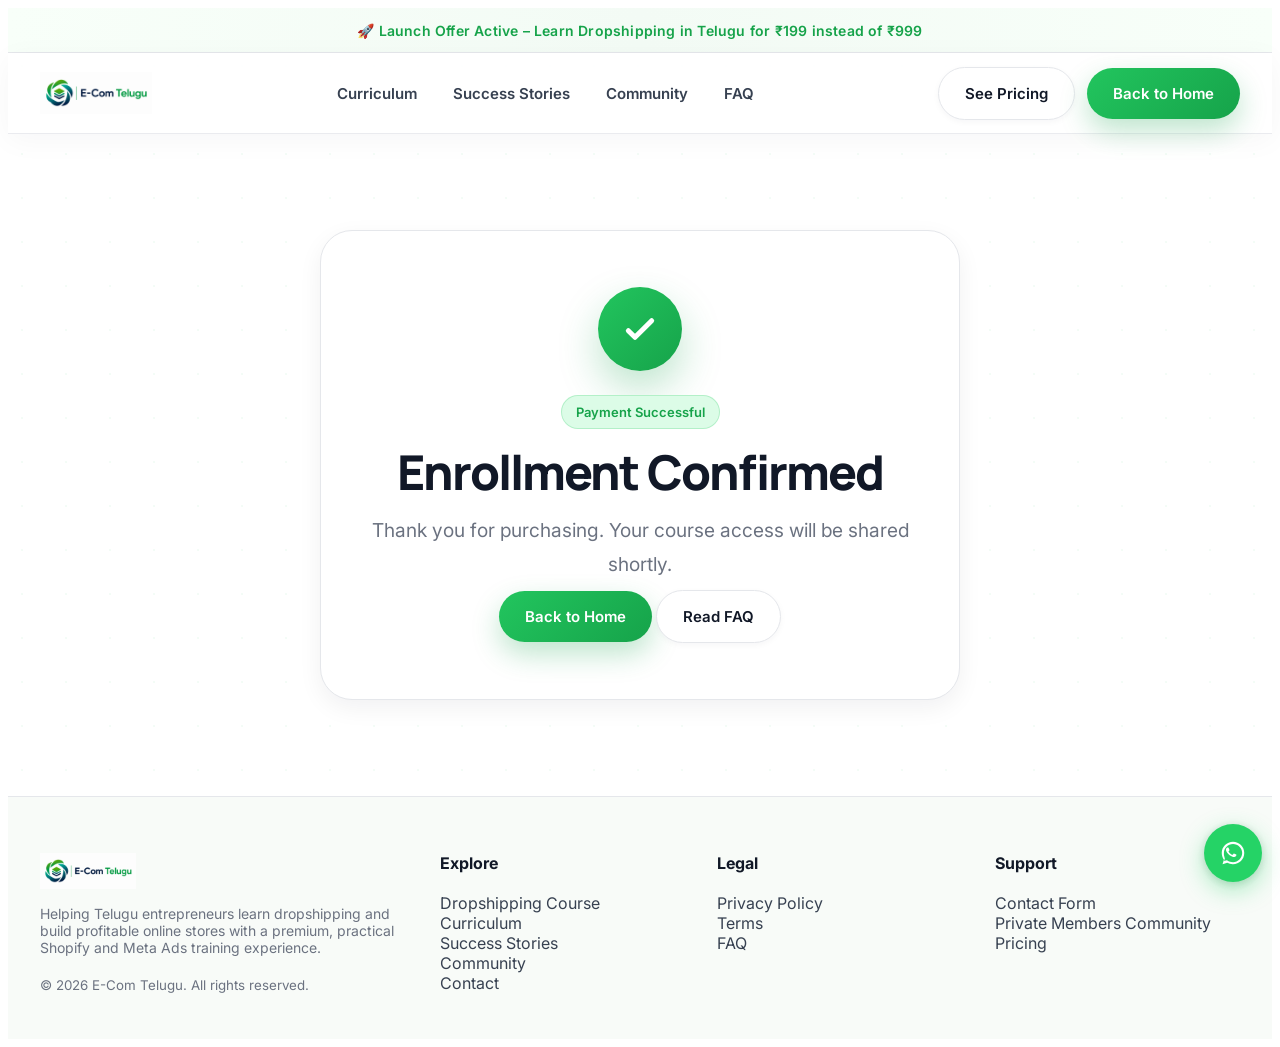
<file: success.html>
<!doctype html>
<html lang="en">
<head>
  <meta charset="utf-8" />
  <meta name="viewport" content="width=device-width, initial-scale=1" />
  <title>Payment Successful | E-Com Telugu</title>
  <meta name="description" content="Your E-Com Telugu dropshipping course enrollment is confirmed." />
  <meta name="theme-color" content="#071E16" />
  <meta name="robots" content="noindex" />
  <link rel="preconnect" href="https://fonts.googleapis.com">
  <link rel="preconnect" href="https://fonts.gstatic.com" crossorigin>
  <link href="https://fonts.googleapis.com/css2?family=Inter:wght@400;500;600;700;800&family=Manrope:wght@700;800&display=swap" rel="stylesheet">
  <link rel="stylesheet" href="styles.css" />

</head>
<body class="">

    <div class="topbar">
      <div class="container">🚀 Launch Offer Active – Learn Dropshipping in Telugu for ₹199 instead of ₹999</div>
    </div>
    <div class="nav-wrap">
      <div class="container">
        <nav class="nav" aria-label="Primary">
          <a class="brand" href="index.html">
            <img
                src="assets/logo-navbar.png"
                alt="E-Com Telugu — Telugu Dropshipping Course"
                class="site-logo"
            >
          </a>
          <div class="nav-links">
            <a href="curriculum.html" class="">Curriculum</a>
            <a href="success-stories.html" class="">Success Stories</a>
            <a href="community.html" class="">Community</a>
            <a href="faq.html" class="">FAQ</a>
          </div>
          <div class="nav-actions">
            <a class="btn btn-secondary" href="index.html#pricing">See Pricing</a>
            <a class="btn btn-primary" href="index.html">Back to Home</a>
          </div>
          <button class="hamburger" aria-label="Open menu" aria-expanded="false"><span></span></button>
        </nav>
        <div class="mobile-panel">
          <div class="stack">
            <a class="btn btn-secondary" href="curriculum.html">Curriculum</a>
            <a class="btn btn-secondary" href="success-stories.html">Success Stories</a>
            <a class="btn btn-secondary" href="community.html">Community</a>
            <a class="btn btn-secondary" href="faq.html">FAQ</a>
            <a class="btn btn-primary" href="index.html">Back to Home</a>
          </div>
        </div>
      </div>
    </div>


<main>
  <section class="section">
    <div class="container">
      <div class="card success-card reveal in-view">
        <div class="success-icon">
          <svg viewBox="0 0 24 24" fill="none" aria-hidden="true">
            <path d="M5 13l4 4L19 7" stroke="#FFFFFF" stroke-width="3" stroke-linecap="round" stroke-linejoin="round"/>
          </svg>
        </div>
        <div class="kicker" style="justify-content:center;">Payment Successful</div>
        <h1>Enrollment Confirmed</h1>
        <p class="lead">Thank you for purchasing. Your course access will be shared shortly.</p>

        <div class="success-order-ref" data-role="order-ref" style="display:none;">
          Order Reference: <strong data-role="order-id"></strong>
        </div>

        <div class="actions">
          <a class="btn btn-primary" href="index.html">Back to Home</a>
          <a class="btn btn-secondary" href="faq.html">Read FAQ</a>
        </div>
      </div>
    </div>
  </section>
</main>


    <footer class="footer">
      <div class="container">
        <div class="footer-grid">
          <div>
            <img
               src="assets/logo-navbar.png"
               alt="E-Com Telugu — Telugu Dropshipping Course"
               class="footer-logo"
            >
            <p class="small-muted">Helping Telugu entrepreneurs learn dropshipping and build profitable online stores with a premium, practical Shopify and Meta Ads training experience.</p>
            <small>© 2026 E-Com Telugu. All rights reserved.</small>
          </div>
          <div>
            <strong style="color:var(--text)">Explore</strong><br><br>
            <a href="curriculum.html">Dropshipping Course Curriculum</a><br>
            <a href="success-stories.html">Success Stories</a><br>
            <a href="community.html">Community</a><br>
            <a href="contact.html">Contact</a>
          </div>
          <div>
            <strong style="color:var(--text)">Legal</strong><br><br>
            <a href="privacy-policy.html">Privacy Policy</a><br>
            <a href="terms.html">Terms</a><br>
            <a href="faq.html">FAQ</a>
          </div>
          <div>
            <strong style="color:var(--text)">Support</strong><br><br>
            <a href="contact.html">Contact Form</a><br>
            <a href="community.html">Private Members Community</a><br>
            <a href="index.html#pricing">Pricing</a>
          </div>
        </div>
      </div>
    </footer>
    <!-- TODO(whatsapp): Placeholder until the real WhatsApp Community invite link exists.
         Get it from WhatsApp app > Community > Invite to Community > Share Link,
         then replace the href below. Do not add a personal phone number here. -->
    <a class="whatsapp-float" href="https://chat.whatsapp.com/PLACEHOLDER" aria-label="Join our WhatsApp Community" target="_blank" rel="noopener">
      <svg viewBox="0 0 32 32" aria-hidden="true"><path d="M19.11 17.46c-.28-.14-1.64-.81-1.89-.9-.25-.09-.43-.14-.61.14-.18.28-.7.9-.86 1.08-.16.18-.32.21-.6.07-.28-.14-1.17-.43-2.23-1.37-.83-.74-1.39-1.65-1.55-1.93-.16-.28-.02-.43.12-.57.13-.13.28-.32.42-.48.14-.16.19-.28.28-.46.09-.18.05-.34-.02-.48-.07-.14-.61-1.47-.84-2.02-.22-.53-.45-.46-.61-.47l-.52-.01c-.18 0-.48.07-.73.34-.25.28-.95.93-.95 2.26 0 1.33.97 2.62 1.11 2.8.14.18 1.92 2.95 4.65 4.13.65.28 1.16.45 1.56.58.65.21 1.24.18 1.71.11.52-.08 1.64-.67 1.87-1.31.23-.65.23-1.2.16-1.31-.07-.12-.25-.18-.53-.32zM16.03 4C9.4 4 4 9.37 4 16c0 2.63.85 5.08 2.3 7.07L4.8 28l5.1-1.47A11.93 11.93 0 0 0 16 28c6.63 0 12-5.37 12-12S22.66 4 16.03 4zm0 21.77c-2.25 0-4.34-.66-6.09-1.79l-.44-.28-3.03.87.88-2.95-.29-.48A9.7 9.7 0 0 1 6.3 16c0-5.36 4.37-9.72 9.73-9.72s9.74 4.36 9.74 9.72-4.37 9.77-9.74 9.77z"/></svg>
    </a>

<script src="script.js"></script>
<script>
  (function () {
    var orderId = sessionStorage.getItem('ecomtelugu_order_id');
    if (orderId) {
      var ref = document.querySelector('[data-role="order-ref"]');
      var idEl = document.querySelector('[data-role="order-id"]');
      if (ref && idEl) {
        idEl.textContent = orderId;
        ref.style.display = 'block';
      }
      sessionStorage.removeItem('ecomtelugu_order_id');
    }
  })();
</script>
</body>
</html>
</file>
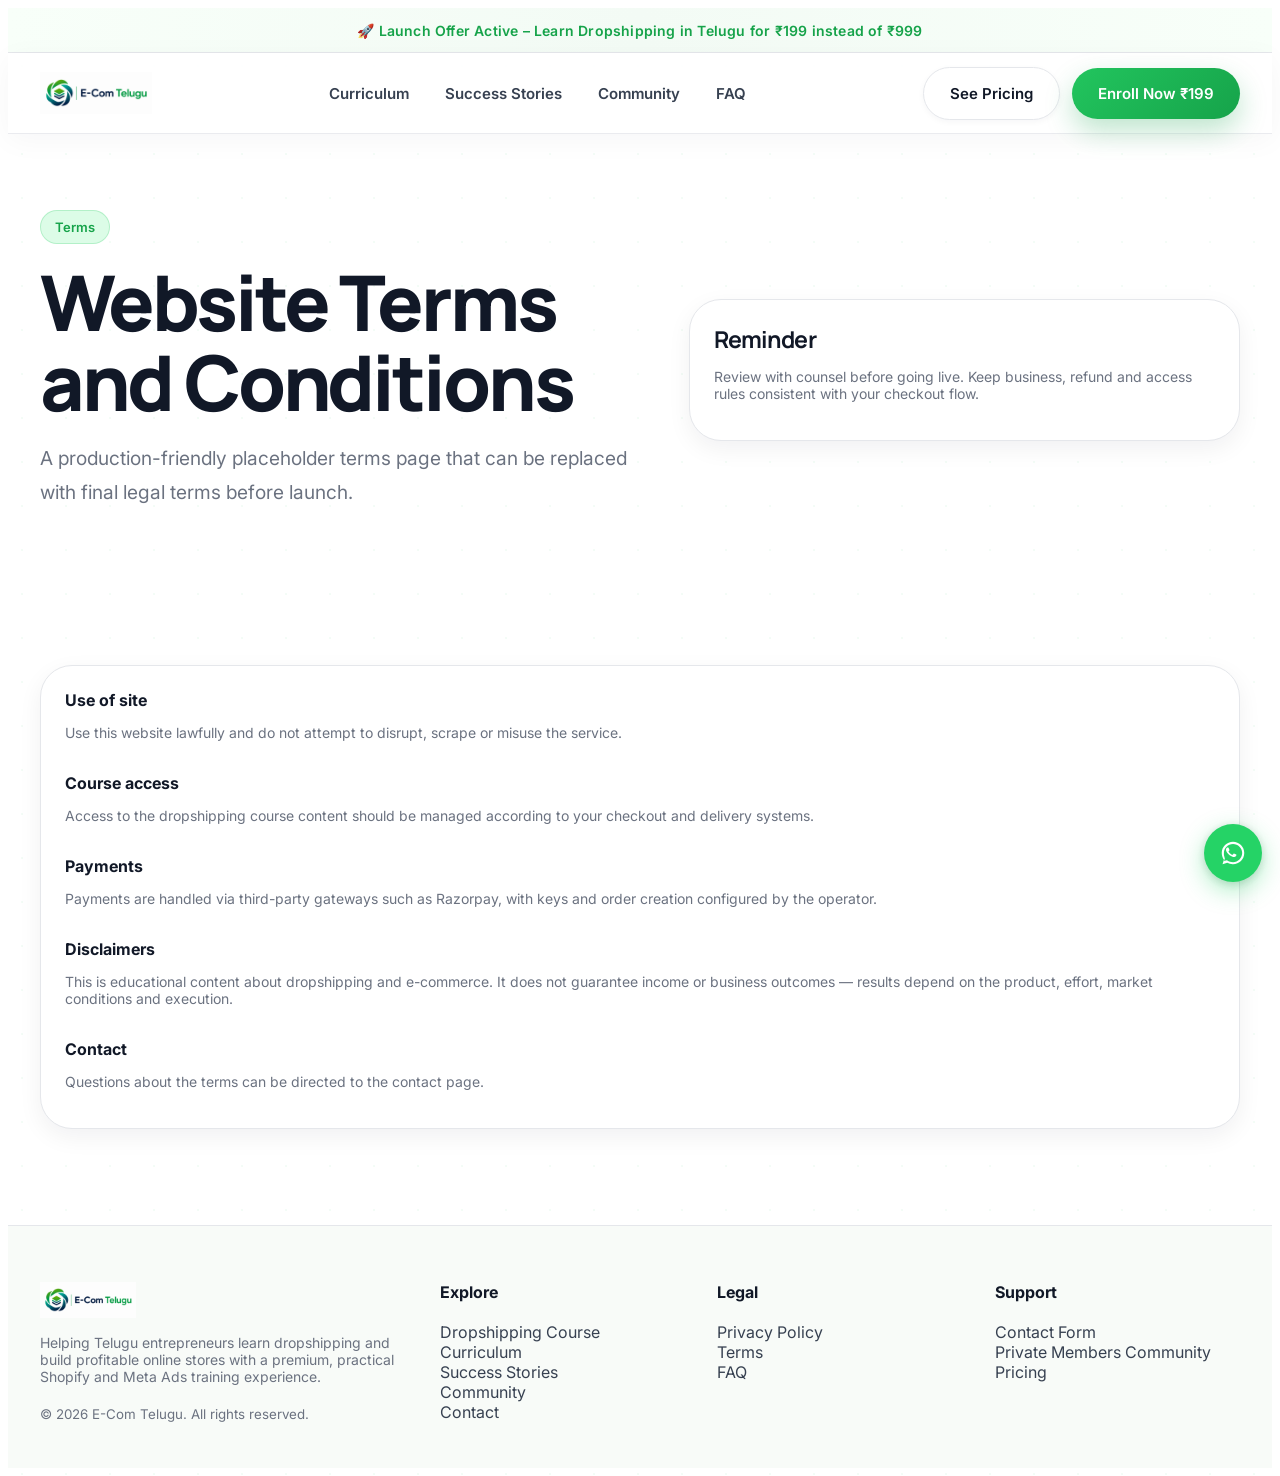
<file: terms.html>
<!doctype html>
<html lang="en">
<head>
  <meta charset="utf-8" />
  <meta name="viewport" content="width=device-width, initial-scale=1" />
  <title>Terms &amp; Conditions | E-Com Telugu Dropshipping Course</title>
  <meta name="description" content="Terms and conditions for enrolling in and using the E-Com Telugu Telugu dropshipping course website." />
  <link rel="canonical" href="https://thedevarashetty.github.io/ecomtelugu/terms.html" />
  <meta name="robots" content="noindex" />
  <meta name="theme-color" content="#071E16" />
  <link rel="preconnect" href="https://fonts.googleapis.com">
  <link rel="preconnect" href="https://fonts.gstatic.com" crossorigin>
  <link href="https://fonts.googleapis.com/css2?family=Inter:wght@400;500;600;700;800&family=Manrope:wght@700;800&display=swap" rel="stylesheet">
  <link rel="stylesheet" href="styles.css" />

</head>
<body class="">

    <div class="topbar">
      <div class="container">🚀 Launch Offer Active – Learn Dropshipping in Telugu for ₹199 instead of ₹999</div>
    </div>
    <div class="nav-wrap">
      <div class="container">
        <nav class="nav" aria-label="Primary">
          <a class="brand" href="index.html">
            <img
                src="assets/logo-navbar.png"
                alt="E-Com Telugu — Telugu Dropshipping Course"
                class="site-logo"
            >
          </a>
          <div class="nav-links">
            <a href="curriculum.html" class="">Curriculum</a>
            <a href="success-stories.html" class="">Success Stories</a>
            <a href="community.html" class="">Community</a>
            <a href="faq.html" class="">FAQ</a>
          </div>
          <div class="nav-actions">
            <a class="btn btn-secondary" href="index.html#pricing">See Pricing</a>
            <button class="btn btn-primary js-enroll sticky-cta" data-plan="ecom-telugu-masterclass" data-amount="19900">Enroll Now ₹199</button>
          </div>
          <button class="hamburger" aria-label="Open menu" aria-expanded="false"><span></span></button>
        </nav>
        <div class="mobile-panel">
          <div class="stack">
            <a class="btn btn-secondary" href="curriculum.html">Curriculum</a>
            <a class="btn btn-secondary" href="success-stories.html">Success Stories</a>
            <a class="btn btn-secondary" href="community.html">Community</a>
            <a class="btn btn-secondary" href="faq.html">FAQ</a>
            <a class="btn btn-secondary" href="index.html#pricing">See Pricing</a>
            <button class="btn btn-primary js-enroll" data-plan="ecom-telugu-masterclass" data-amount="19900">Enroll Now ₹199</button>
          </div>
        </div>
      </div>
    </div>


<main>
  <section class="hero">
    <div class="container hero-wrap">
      <div class="hero-copy reveal">
        <div class="kicker">Terms</div>
        <h1>Website Terms and Conditions</h1>
        <p class="lead">A production-friendly placeholder terms page that can be replaced with final legal terms before launch.</p>
      </div>
      <div class="card pad reveal">
        <h3>Reminder</h3>
        <p class="small-muted">Review with counsel before going live. Keep business, refund and access rules consistent with your checkout flow.</p>
      </div>
    </div>
  </section>
  <section class="section">
    <div class="container card pad reveal">
      <div class="grid" style="gap:18px;">
        <div><strong>Use of site</strong><p class="small-muted">Use this website lawfully and do not attempt to disrupt, scrape or misuse the service.</p></div>
        <div><strong>Course access</strong><p class="small-muted">Access to the dropshipping course content should be managed according to your checkout and delivery systems.</p></div>
        <div><strong>Payments</strong><p class="small-muted">Payments are handled via third-party gateways such as Razorpay, with keys and order creation configured by the operator.</p></div>
        <div><strong>Disclaimers</strong><p class="small-muted">This is educational content about dropshipping and e-commerce. It does not guarantee income or business outcomes — results depend on the product, effort, market conditions and execution.</p></div>
        <div><strong>Contact</strong><p class="small-muted">Questions about the terms can be directed to the contact page.</p></div>
      </div>
    </div>
  </section>
</main>


    <footer class="footer">
      <div class="container">
        <div class="footer-grid">
          <div>
            <img
               src="assets/logo-navbar.png"
               alt="E-Com Telugu — Telugu Dropshipping Course"
               class="footer-logo"
            >
            <p class="small-muted">Helping Telugu entrepreneurs learn dropshipping and build profitable online stores with a premium, practical Shopify and Meta Ads training experience.</p>
            <small>© 2026 E-Com Telugu. All rights reserved.</small>
          </div>
          <div>
            <strong style="color:var(--text)">Explore</strong><br><br>
            <a href="curriculum.html">Dropshipping Course Curriculum</a><br>
            <a href="success-stories.html">Success Stories</a><br>
            <a href="community.html">Community</a><br>
            <a href="contact.html">Contact</a>
          </div>
          <div>
            <strong style="color:var(--text)">Legal</strong><br><br>
            <a href="privacy-policy.html">Privacy Policy</a><br>
            <a href="terms.html">Terms</a><br>
            <a href="faq.html">FAQ</a>
          </div>
          <div>
            <strong style="color:var(--text)">Support</strong><br><br>
            <a href="contact.html">Contact Form</a><br>
            <a href="community.html">Private Members Community</a><br>
            <a href="index.html#pricing">Pricing</a>
          </div>
        </div>
      </div>
    </footer>
    <!-- TODO(whatsapp): Placeholder until the real WhatsApp Community invite link exists.
         Get it from WhatsApp app > Community > Invite to Community > Share Link,
         then replace the href below. Do not add a personal phone number here. -->
    <a class="whatsapp-float" href="https://chat.whatsapp.com/PLACEHOLDER" aria-label="Join our WhatsApp Community" target="_blank" rel="noopener">
      <svg viewBox="0 0 32 32" aria-hidden="true"><path d="M19.11 17.46c-.28-.14-1.64-.81-1.89-.9-.25-.09-.43-.14-.61.14-.18.28-.7.9-.86 1.08-.16.18-.32.21-.6.07-.28-.14-1.17-.43-2.23-1.37-.83-.74-1.39-1.65-1.55-1.93-.16-.28-.02-.43.12-.57.13-.13.28-.32.42-.48.14-.16.19-.28.28-.46.09-.18.05-.34-.02-.48-.07-.14-.61-1.47-.84-2.02-.22-.53-.45-.46-.61-.47l-.52-.01c-.18 0-.48.07-.73.34-.25.28-.95.93-.95 2.26 0 1.33.97 2.62 1.11 2.8.14.18 1.92 2.95 4.65 4.13.65.28 1.16.45 1.56.58.65.21 1.24.18 1.71.11.52-.08 1.64-.67 1.87-1.31.23-.65.23-1.2.16-1.31-.07-.12-.25-.18-.53-.32zM16.03 4C9.4 4 4 9.37 4 16c0 2.63.85 5.08 2.3 7.07L4.8 28l5.1-1.47A11.93 11.93 0 0 0 16 28c6.63 0 12-5.37 12-12S22.66 4 16.03 4zm0 21.77c-2.25 0-4.34-.66-6.09-1.79l-.44-.28-3.03.87.88-2.95-.29-.48A9.7 9.7 0 0 1 6.3 16c0-5.36 4.37-9.72 9.73-9.72s9.74 4.36 9.74 9.72-4.37 9.77-9.74 9.77z"/></svg>
    </a>
    <div class="mobile-sticky-cta">
      <div class="row">
        <div class="text">
          <strong>Enroll today for ₹199</strong>
          <span>Telugu dropshipping course access</span>
        </div>
        <button class="btn btn-primary js-enroll" data-plan="ecom-telugu-masterclass" data-amount="19900">Enroll Now</button>
      </div>
    </div>

<script src="script.js"></script>
</body>
</html>
</file>
<file: styles.css>
/* ==================================================================
   E-COM TELUGU — DESIGN SYSTEM
   Premium SaaS aesthetic (Stripe / Linear / Shopify / Framer / Vercel)
   ================================================================== */


/* ==================================================================
   1. VARIABLES
   ================================================================== */
:root{

  /* Brand */
  --primary:#22C55E;
  --primary-dark:#16A34A;
  --primary-light:#DCFCE7;
  --secondary:#14B8A6;
  --accent:#2563EB;
  --accent-light:#DBEAFE;

  /* Aliases used by chart/progress elements */
  --green: var(--primary);
  --green-2: var(--primary-dark);

  /* Backgrounds */
  --bg:#FFFFFF;
  --bg-soft:#F8FBF8;
  --bg-alt:#F8FBF8;
  --surface:#FFFFFF;
  --surface-2:#F8FAFC;

  /* Cards */
  --card:#FFFFFF;
  --card-hover:#FFFFFF;

  /* Text */
  --text:#111827;
  --text-light:#374151;
  --muted:#6B7280;
  --muted-light:#9CA3AF;
  --text-on-dark:#F8FAFC;
  --muted-on-dark:#94A3B8;

  /* Borders */
  --border:#E5E7EB;
  --border-soft:#EEF2F7;

  /* Shadows (one system, used everywhere) */
  --shadow-xs:0 2px 6px rgba(15,23,42,.04);
  --shadow-sm:0 8px 24px rgba(15,23,42,.06);
  --shadow:0 15px 45px rgba(15,23,42,.08);
  --shadow-lg:0 30px 80px rgba(15,23,42,.12);
  --shadow-soft: var(--shadow-sm);

  /* Glows */
  --glow-green:0 0 40px rgba(34,197,94,.14);
  --glow-blue:0 0 40px rgba(37,99,235,.12);

  /* Radius (one system) */
  --radius-xl:32px;
  --radius-lg:24px;
  --radius-md:18px;
  --radius-sm:14px;
  --radius-pill:999px;

  /* Layout */
  --max:1200px;

  /* Motion (one system) */
  --transition:240ms cubic-bezier(.2,.8,.2,1);
  --transition-slow:420ms cubic-bezier(.2,.8,.2,1);
}


/* ==================================================================
   2. RESET
   ================================================================== */
*{ box-sizing:border-box; }
html{ scroll-behavior:smooth; }

body{
  background:var(--bg);
  color:var(--text);
  font-family:'Inter',sans-serif;
  -webkit-font-smoothing:antialiased;
  -moz-osx-font-smoothing:grayscale;
  overflow-x:hidden;
  background-image:radial-gradient(rgba(34,197,94,.05) 1px, transparent 1px);
  background-size:44px 44px;
}

img{ max-width:100%; display:block; }
a{ color:inherit; text-decoration:none; }
button, input, textarea, select{ font:inherit; }

::selection{
  background:#BBF7D0;
  color:#111827;
}


/* ==================================================================
   3. LAYOUT
   ================================================================== */
.container{
  width:min(var(--max), calc(100% - 32px));
  margin:0 auto;
}

.section{ padding:96px 0; }
.section-tight{ padding:64px 0; }
.section-header{
  max-width:760px;
  margin-bottom:32px;
}

.grid{ display:grid; gap:18px; }
.grid-2{ grid-template-columns:repeat(2, minmax(0, 1fr)); }
.grid-3{ grid-template-columns:repeat(3, minmax(0, 1fr)); }
.grid-4{ grid-template-columns:repeat(4, minmax(0, 1fr)); }

.split{
  display:grid;
  grid-template-columns:1fr 1fr;
  gap:24px;
  align-items:start;
}


/* ==================================================================
   4. TYPOGRAPHY
   ================================================================== */
.h1, h1, .h2, h2, .h3, h3{
  font-family:Manrope, Inter, sans-serif;
  letter-spacing:-.04em;
  font-weight:800;
  color:var(--text);
  margin:0;
}

h1, .h1{
  font-size:clamp(3rem, 6vw, 5rem);
  line-height:1.04;
  max-width:12ch;
  overflow-wrap:break-word;
}

h2, .h2{
  font-size:clamp(2.2rem, 4vw, 3.4rem);
  line-height:1.1;
}

h3, .h3{
  font-size:1.45rem;
  line-height:1.3;
  font-weight:700;
}

.lead{
  font-size:1.2rem;
  line-height:1.8;
  color:var(--muted);
  max-width:65ch;
}

.small-muted{ color:var(--muted); font-size:14px; }

.kicker{
  display:inline-flex;
  align-items:center;
  gap:10px;
  padding:8px 14px;
  border:1px solid rgba(34,197,94,.22);
  background:var(--primary-light);
  color:var(--primary-dark);
  border-radius:var(--radius-pill);
  font-size:13px;
  font-weight:600;
  margin-bottom:18px;
}

.pill{
  display:inline-flex;
  align-items:center;
  gap:8px;
  padding:10px 14px;
  background:var(--bg-soft);
  color:var(--text);
  border:1px solid var(--border);
  border-radius:var(--radius-pill);
  font-size:13px;
  font-weight:600;
}

.tag{
  display:inline-flex;
  padding:6px 12px;
  border-radius:var(--radius-pill);
  background:var(--primary-light);
  color:var(--primary-dark);
  font-size:12px;
  font-weight:600;
  border:1px solid rgba(34,197,94,.18);
}


/* ==================================================================
   5. BUTTONS
   ================================================================== */
.btn{
  display:inline-flex;
  align-items:center;
  justify-content:center;
  gap:10px;
  border:1px solid transparent;
  border-radius:var(--radius-pill);
  padding:16px 26px;
  font-weight:600;
  font-size:15px;
  transition:transform var(--transition), box-shadow var(--transition), background var(--transition), border-color var(--transition), opacity var(--transition);
  cursor:pointer;
  white-space:nowrap;
}
.btn:hover{ transform:translateY(-2px); }

.btn-primary{
  background:linear-gradient(135deg, var(--primary), var(--primary-dark));
  color:#FFFFFF;
  border:none;
  box-shadow:0 12px 28px rgba(22,163,74,.28);
}
.btn-primary:hover{
  box-shadow:0 18px 40px rgba(22,163,74,.38);
}

.btn-secondary{
  background:#FFFFFF;
  color:var(--text);
  border:1px solid var(--border);
  box-shadow:var(--shadow-xs);
}
.btn-secondary:hover{
  border-color:rgba(34,197,94,.35);
  background:var(--bg-soft);
}


/* ==================================================================
   6. CARDS (single shared card language)
   ================================================================== */
.card{
  background:var(--card);
  border:1px solid var(--border);
  border-radius:var(--radius-xl);
  box-shadow:var(--shadow-soft);
}
.card.pad{ padding:24px; }
.card.glow{
  box-shadow:var(--shadow), var(--glow-green);
}

/* Generic light "soft" card used across sections that previously had
   dark rgba(255,255,255,.03) surfaces */
.icon-card,
.stat,
.timer .box,
.roadmap-step,
.acc-item,
.product-card,
.mini-card,
.visual-card{
  background:#FFFFFF;
  border:1px solid var(--border);
  box-shadow:var(--shadow-xs);
  transition:transform var(--transition), border-color var(--transition), box-shadow var(--transition), background var(--transition);
}


/* ==================================================================
   7. NAVIGATION
   ================================================================== */
.topbar{
  background:linear-gradient(90deg, #F8FFF9 0%, #F3FBF5 50%, #F8FFF9 100%);
  border-bottom:1px solid var(--border);
  color:var(--primary-dark);
  font-weight:600;
  font-size:14px;
  letter-spacing:.2px;
}
.topbar .container{
  min-height:44px;
  display:flex;
  align-items:center;
  justify-content:center;
  gap:10px;
  text-align:center;
  padding:8px 0;
}

.nav-wrap{
  position:sticky;
  top:0;
  z-index:999;
  background:rgba(255,255,255,.72);
  backdrop-filter:blur(24px);
  -webkit-backdrop-filter:blur(24px);
  border-bottom:1px solid rgba(229,231,235,.8);
  box-shadow:0 6px 30px rgba(15,23,42,.04);
  transition:background var(--transition-slow), box-shadow var(--transition-slow);
}
.nav-wrap.scrolled{
  background:rgba(255,255,255,.92);
  backdrop-filter:blur(28px);
  box-shadow:0 12px 40px rgba(15,23,42,.08);
}

.nav{
  display:flex;
  align-items:center;
  justify-content:space-between;
  min-height:80px;
  gap:18px;
}

.brand{
  display:flex;
  align-items:center;
  gap:14px;
  min-width:0;
}
.brand-mark{
  width:44px; height:44px;
  border-radius:14px;
  background:
    radial-gradient(circle at 30% 30%, rgba(255,255,255,.35), transparent 35%),
    linear-gradient(135deg, var(--secondary), var(--accent) 65%, var(--primary-dark) 160%);
  box-shadow:0 10px 26px rgba(20,184,166,.28);
  display:grid;
  place-items:center;
  position:relative;
  overflow:hidden;
}
.brand-mark::before,
.brand-mark::after{
  content:"";
  position:absolute;
  border-radius:999px;
  border:1px solid rgba(255,255,255,.5);
}
.brand-mark::before{ width:22px; height:22px; }
.brand-mark::after{ width:11px; height:11px; background:rgba(255,255,255,.9); }

.brand-text{ min-width:0; }
.brand-text strong{
  font-family:Manrope, Inter, system-ui, sans-serif;
  display:block;
  letter-spacing:.2px;
  font-size:18px;
  line-height:1.1;
  color:var(--text);
}
.brand-text span{
  color:var(--muted);
  font-size:13px;
}

.nav-links{
  display:flex;
  align-items:center;
  gap:28px;
}
.nav-links a{
  color:var(--text-light);
  font-size:15px;
  font-weight:600;
  transition:color var(--transition);
  position:relative;
  padding:8px 4px;
}
.nav-links a:hover,
.nav-links a.active{ color:var(--primary-dark); }
.nav-links a::after{
  content:"";
  position:absolute;
  left:0; bottom:-6px;
  width:100%; height:3px;
  border-radius:999px;
  background:linear-gradient(90deg, var(--primary), var(--primary-dark));
  transform:scaleX(0);
  transform-origin:center;
  transition:transform var(--transition);
}
.nav-links a:hover::after,
.nav-links a.active::after{ transform:scaleX(1); }

.nav-actions{ display:flex; align-items:center; gap:12px; }

.hamburger{
  display:none;
  width:48px; height:48px;
  border:1px solid var(--border);
  border-radius:14px;
  background:#FFFFFF;
  color:var(--text);
  align-items:center;
  justify-content:center;
}
.hamburger span,
.hamburger span::before,
.hamburger span::after{
  content:"";
  width:18px; height:2px;
  background:currentColor;
  border-radius:999px;
  display:block;
  position:relative;
}
.hamburger span::before{ position:absolute; top:-6px; }
.hamburger span::after{ position:absolute; top:6px; }

.mobile-panel{ display:none; padding:0 0 18px; }
.mobile-panel.open{ display:block; }
.mobile-panel .stack{
  display:grid;
  gap:12px;
  padding:16px 0 0;
}
.mobile-panel a,
.mobile-panel .btn{ width:100%; }


/* ==================================================================
   8. HERO
   ================================================================== */
.hero{ padding:76px 0 40px; }
.hero-wrap{
  display:grid;
  grid-template-columns:1.05fr .95fr;
  gap:40px;
  align-items:center;
}
.hero-wrap > *{ min-width:0; }
.hero-copy .actions{
  display:flex;
  gap:14px;
  flex-wrap:wrap;
  margin-top:32px;
}
.hero-badges{
  display:flex;
  gap:12px;
  flex-wrap:wrap;
  margin-top:28px;
}

.hero-visual{
  position:relative;
  min-height:620px;
}

.dashboard{
  position:relative;
  height:100%;
  padding:32px;
  overflow:hidden;
  color:var(--text);
  background:linear-gradient(180deg, #FFFFFF 0%, var(--bg-soft) 100%);
  border:1px solid var(--border);
  border-radius:var(--radius-xl);
  box-shadow:var(--shadow);
}
.dashboard::before{
  content:"";
  position:absolute;
  inset:-20%;
  background:
    radial-gradient(circle at 20% 20%, rgba(34,197,94,.14), transparent 22%),
    radial-gradient(circle at 80% 20%, rgba(37,99,235,.10), transparent 24%),
    radial-gradient(circle at 70% 80%, rgba(20,184,166,.12), transparent 22%);
  filter:blur(6px);
}
.dashboard > *{ position:relative; z-index:1; }

.metric-row{
  display:grid;
  grid-template-columns:1.15fr .85fr;
  gap:14px;
  margin-bottom:14px;
}

.mini-card, .visual-card{
  padding:20px;
  border-radius:var(--radius-lg);
}
.mini-card strong{
  display:block;
  font-size:30px;
  line-height:1;
  margin-top:8px;
  color:var(--primary-dark);
}

.progress-bars{ display:grid; gap:10px; margin-top:18px; }
.progress{
  height:10px;
  border-radius:999px;
  background:var(--border-soft);
  overflow:hidden;
}
.progress span{
  display:block;
  height:100%;
  border-radius:inherit;
  background:linear-gradient(90deg, var(--accent), var(--green));
}

.sale-graph{
  height:180px;
  border-radius:var(--radius-lg);
  background:
    linear-gradient(180deg, rgba(34,197,94,.05), transparent 60%),
    repeating-linear-gradient(90deg, rgba(15,23,42,.04) 0 1px, transparent 1px 32px),
    repeating-linear-gradient(0deg, rgba(15,23,42,.04) 0 1px, transparent 1px 32px);
  position:relative;
  overflow:hidden;
}
.sale-graph svg{ position:absolute; inset:0; width:100%; height:100%; }

.stat-stack{ display:grid; gap:14px; }
.stat-row{
  display:grid;
  grid-template-columns:repeat(2, minmax(0, 1fr));
  gap:14px;
}
.stat{
  padding:18px;
  border-radius:var(--radius-lg);
}
.stat span{ color:var(--muted); font-size:13px; }
.stat strong{
  color:var(--text);
  display:block;
  font-size:24px;
  margin-top:10px;
}

.product-cards{ display:grid; gap:12px; }
.product-card{
  display:flex;
  gap:12px;
  align-items:center;
  padding:14px;
  border-radius:var(--radius-md);
}
.product-thumb{
  width:52px; height:52px;
  border-radius:16px;
  background:linear-gradient(135deg, var(--primary-light), var(--accent-light));
  display:grid; place-items:center;
  font-size:22px;
}
.product-card .meta{ color:var(--text); flex:1; }
.product-card .meta small{ color:var(--muted); }


/* ==================================================================
   9. COMPONENTS
   ================================================================== */

/* Stat counters */
.counter-row{
  display:grid;
  grid-template-columns:repeat(4, minmax(0, 1fr));
  gap:16px;
}
.counter{ padding:22px; text-align:center; }
.counter strong{
  display:block;
  font-size:clamp(2rem, 4vw, 3rem);
  line-height:1;
  color:var(--accent);
}
.counter span{
  color:var(--muted);
  font-size:14px;
  margin-top:8px;
  display:block;
}

/* Countdown timer */
.timer{ display:flex; gap:12px; flex-wrap:wrap; }
.timer .box{
  min-width:100px;
  padding:18px 16px;
  border-radius:var(--radius-lg);
  text-align:center;
}
.timer .box strong{
  display:block;
  font-size:2rem;
  line-height:1;
  color:var(--text);
}
.timer .box small{ color:var(--muted); }

/* Roadmap */
.roadmap{ position:relative; padding-top:24px; }
.roadmap-track{
  display:grid;
  grid-template-columns:repeat(5, minmax(0, 1fr));
  gap:22px;
}
.roadmap-step{
  padding:38px 30px;
  border-radius:var(--radius-xl);
  position:relative;
  display:flex;
  flex-direction:column;
  transition:transform var(--transition-slow), box-shadow var(--transition-slow), border-color var(--transition-slow);
}
.roadmap-step::before{
  content:attr(data-step);
  display:inline-flex;
  width:40px; height:40px;
  border-radius:999px;
  align-items:center;
  justify-content:center;
  margin-bottom:26px;
  background:var(--primary-light);
  border:1px solid rgba(34,197,94,.22);
  color:var(--primary-dark);
  font-weight:700;
  font-size:14px;
  letter-spacing:-.01em;
}
.roadmap-step h3{
  margin-bottom:12px;
  letter-spacing:-.02em;
}
.roadmap-step p{
  color:var(--muted);
  margin:0;
  line-height:1.75;
}
.roadmap-step:hover{
  transform:translateY(-6px);
  box-shadow:var(--shadow-lg);
  border-color:rgba(34,197,94,.16);
}

/* Feature / icon cards */
.icon-grid{
  display:grid;
  gap:18px;
  grid-template-columns:repeat(4, minmax(0, 1fr));
}
.icon-card{
  padding:24px;
  border-radius:var(--radius-lg);
  position:relative;
  overflow:hidden;
}
.icon-card::before{
  content:"";
  position:absolute;
  top:0; left:0; right:0;
  height:3px;
  background:var(--card-accent, transparent);
  opacity:.6;
}
.icon-card:hover{
  transform:translateY(-4px);
  border-color:var(--card-accent, rgba(34,197,94,.3));
  box-shadow:var(--shadow-sm);
}
.icon-badge{
  width:52px; height:52px;
  display:grid;
  place-items:center;
  border-radius:16px;
  background:var(--card-accent-soft, var(--primary-light));
  border:1px solid var(--border);
  margin-bottom:14px;
  font-size:22px;
}

/* Per-category accent — subtle tints only (icon bg / top hairline / hover border).
   Order matches the 10 modules: Research, Supplier, Shopify, Amazon, Flipkart,
   Fulfillment, Meta, Google, Scaling, Automation.
   If the module grid markup ever changes order, re-map the nth-child indices below. */
.icon-grid .icon-card:nth-child(1)  { --card-accent:#0EA5E9; --card-accent-soft:#E0F2FE; } /* Research – Sky */
.icon-grid .icon-card:nth-child(2)  { --card-accent:#8B5CF6; --card-accent-soft:#EDE9FE; } /* Supplier – Lavender */
.icon-grid .icon-card:nth-child(3)  { --card-accent:#14B8A6; --card-accent-soft:#F0FDFA; } /* Shopify – Mint */
.icon-grid .icon-card:nth-child(4)  { --card-accent:#F59E0B; --card-accent-soft:#FEF3C7; } /* Amazon – Amber */
.icon-grid .icon-card:nth-child(5)  { --card-accent:#6366F1; --card-accent-soft:#E0E7FF; } /* Flipkart – Indigo */
.icon-grid .icon-card:nth-child(6)  { --card-accent:#F97316; --card-accent-soft:#FFEDD5; } /* Fulfillment – Orange */
.icon-grid .icon-card:nth-child(7)  { --card-accent:#FB7185; --card-accent-soft:#FFE4E6; } /* Meta – Coral */
.icon-grid .icon-card:nth-child(8)  { --card-accent:#06B6D4; --card-accent-soft:#CFFAFE; } /* Google – Cyan */
.icon-grid .icon-card:nth-child(9)  { --card-accent:#A855F7; --card-accent-soft:#F3E8FF; } /* Scaling – Purple */
.icon-grid .icon-card:nth-child(10) { --card-accent:#10B981; --card-accent-soft:#D1FAE5; } /* Automation – Emerald */

/* Accordion (shared by Curriculum + FAQ; FAQ pastel rotation overrides below) */
.accordion{ display:grid; gap:14px; }
.acc-item{
  border-radius:var(--radius-lg);
  overflow:hidden;
  transition:background var(--transition-slow), border-color var(--transition-slow), box-shadow var(--transition-slow), padding var(--transition-slow);
}

/* Default / Curriculum open state — soft mint wash */
.acc-item.open{
  background:linear-gradient(180deg, #F0FDFA 0%, #FFFFFF 65%);
  border-color:rgba(20,184,166,.25);
  box-shadow:var(--shadow-sm);
}
.acc-btn{
  width:100%;
  display:flex;
  align-items:center;
  justify-content:space-between;
  gap:16px;
  background:transparent;
  color:var(--text);
  border:0;
  padding:24px 26px;
  text-align:left;
  cursor:pointer;
  transition:background var(--transition);
}
.acc-item:not(.open) .acc-btn:hover{
  background:rgba(34,197,94,.05);
}
.acc-btn span{
  color:var(--muted);
  font-size:14px;
  display:block;
  margin-top:6px;
  line-height:1.6;
}
.acc-item.open .acc-btn{ padding-bottom:18px; }
.acc-icon{
  width:32px; height:32px;
  border-radius:999px;
  display:grid; place-items:center;
  background:var(--primary-light);
  border:1px solid rgba(34,197,94,.25);
  color:var(--primary-dark);
  flex:0 0 auto;
  transition:transform var(--transition-slow), background var(--transition-slow), border-color var(--transition-slow);
}
.acc-item.open .acc-icon{
  transform:rotate(45deg);
  background:rgba(20,184,166,.14);
  border-color:rgba(20,184,166,.28);
  color:#0F766E;
}
.acc-panel{
  max-height:0;
  overflow:hidden;
  transition:max-height 420ms cubic-bezier(.22,.9,.32,1);
}
.acc-panel > div{
  padding:0 26px 28px;
  color:var(--text-light);
  line-height:1.75;
}

/* Testimonials / story cards */
.story-card{
  display:grid;
  gap:14px;
  padding:24px;
}
.story-top{ display:flex; align-items:center; gap:14px; }
.avatar{
  width:56px; height:56px;
  border-radius:18px;
  background:linear-gradient(135deg, var(--primary), var(--accent));
  color:#FFFFFF;
  display:grid;
  place-items:center;
  font-weight:800;
}
.story-card .quote{ font-size:16px; color:var(--text); line-height:1.6; }
.story-card .role{ color:var(--muted); font-size:14px; }

/* Student showcase */
.showcase{
  display:grid;
  gap:18px;
  grid-template-columns:repeat(4, minmax(0, 1fr));
}
.showcase-card{
  overflow:hidden;
  border-radius:var(--radius-lg);
  background:#FFFFFF;
  border:1px solid var(--border);
  box-shadow:var(--shadow-xs);
}
.showcase-media{
  height:180px;
  background:
    linear-gradient(180deg, rgba(34,197,94,.10), transparent 60%),
    linear-gradient(135deg, var(--primary-light), var(--accent-light));
  position:relative;
}
.showcase-media::after{
  content:"";
  position:absolute;
  inset:16px;
  border-radius:18px;
  border:1px solid rgba(255,255,255,.6);
}
.showcase-body{ padding:18px; }

/* Pricing */
.pricing{
  display:grid;
  grid-template-columns:1.05fr .95fr;
  gap:24px;
  align-items:center;
}
.price-card{
  padding:36px;
  position:relative;
  overflow:hidden;
  border-radius:var(--radius-xl);
  box-shadow:var(--shadow-lg), var(--glow-green);
}
.price-badge{ position:absolute; top:20px; right:20px; }
.price{
  display:flex;
  align-items:flex-end;
  gap:14px;
  flex-wrap:wrap;
  margin-top:10px;
}
.price .old{
  color:var(--muted-light);
  opacity:.8;
  text-decoration:line-through;
  font-size:1.3rem;
}
.price .new{
  font-size:clamp(3rem, 8vw, 4.4rem);
  line-height:1;
  font-weight:800;
  color:var(--primary-dark);
}
.checklist{ display:grid; gap:12px; margin:24px 0 0; }
.check{
  display:flex;
  align-items:flex-start;
  gap:10px;
  color:var(--text);
}
.check::before{
  content:"✓";
  flex:0 0 auto;
  width:22px; height:22px;
  display:grid; place-items:center;
  border-radius:999px;
  background:var(--primary-light);
  color:var(--primary-dark);
  margin-top:2px;
  font-size:13px;
  font-weight:700;
}

/* FAQ */
.faq-layout{
  display:grid;
  grid-template-columns:1fr 420px;
  gap:24px;
}
.side-note{
  position:sticky;
  top:112px;
  align-self:start;
}

/* Form */
.form{ display:grid; gap:14px; }
.field{ display:grid; gap:8px; }
label{ font-size:14px; color:var(--text-light); font-weight:600; }
input, textarea, select{
  width:100%;
  border-radius:var(--radius-md);
  border:1px solid var(--border);
  background:#FFFFFF;
  color:var(--text);
  padding:14px 16px;
  outline:none;
  transition:border-color var(--transition), box-shadow var(--transition), background var(--transition);
}
input:focus, textarea:focus, select:focus{
  border-color:rgba(34,197,94,.5);
  box-shadow:0 0 0 4px rgba(34,197,94,.10);
  background:#FFFFFF;
}
textarea{ min-height:160px; resize:vertical; }


/* ==================================================================
   10. FOOTER
   ================================================================== */
.footer{
  padding:56px 0 42px;
  border-top:1px solid var(--border);
  background:var(--bg-soft);
  color:var(--muted);
}
.footer-grid{
  display:grid;
  grid-template-columns:1.2fr .8fr .8fr .8fr;
  gap:32px;
}
.footer a{ color:var(--text-light); }
.footer a:hover{ color:var(--primary-dark); }
.footer small{ display:block; margin-top:18px; line-height:1.7; }
.footer-logo{
  height:36px;
  width:auto;
  display:block;
  margin-bottom:16px;
}


/* ==================================================================
   11. FLOATING ELEMENTS & ANIMATION
   ================================================================== */
.site-logo{
  height:42px;
  width:auto;
  display:block;
}

.whatsapp-float{
  position:fixed;
  right:18px;
  bottom:18px;
  width:58px;
  height:58px;
  border-radius:999px;
  background:#25D366; /* Official WhatsApp brand green */
  display:grid;
  place-items:center;
  box-shadow:0 8px 24px rgba(37,211,102,.38), 0 2px 8px rgba(0,0,0,.15);
  z-index:60;
  border:none;
  transition:transform var(--transition), box-shadow var(--transition), background var(--transition);
}
.whatsapp-float:hover{
  background:#20BD5B;
  transform:translateY(-3px) scale(1.05);
  box-shadow:0 14px 32px rgba(37,211,102,.46), 0 4px 10px rgba(0,0,0,.18);
}
.whatsapp-float:active{ transform:translateY(-1px) scale(.97); }
.whatsapp-float svg{ width:30px; height:30px; fill:#FFFFFF; }

.mobile-sticky-cta{
  display:none;
  position:fixed;
  left:12px;
  right:12px;
  bottom:12px;
  z-index:55;
  padding:12px;
  background:rgba(255,255,255,.92);
  backdrop-filter:blur(16px);
  border:1px solid var(--border);
  border-radius:22px;
  box-shadow:var(--shadow-lg);
}
.mobile-sticky-cta .row{
  display:flex;
  align-items:center;
  justify-content:space-between;
  gap:12px;
}
.mobile-sticky-cta .text{ min-width:0; }
.mobile-sticky-cta strong{ display:block; font-size:15px; color:var(--text); }
.mobile-sticky-cta span{ color:var(--muted); font-size:13px; }

.reveal{
  opacity:0;
  transform:translateY(22px);
  transition:opacity 700ms ease, transform 700ms ease;
}
.reveal.in-view{
  opacity:1;
  transform:translateY(0);
}

.sticky-cta{ position:relative; }
.sticky-cta.float{
  animation:glowPulse 2.8s ease-in-out infinite;
}
@keyframes glowPulse{
  0%, 100%{ box-shadow:0 12px 28px rgba(22,163,74,.22); }
  50%{ box-shadow:0 18px 40px rgba(34,197,94,.32); }
}


/* ==================================================================
   12. RESPONSIVE
   ================================================================== */
@media (max-width:1100px){
  .hero-wrap, .split, .pricing, .faq-layout, .footer-grid{ grid-template-columns:1fr; }
  .icon-grid, .counter-row, .showcase, .roadmap-track{ grid-template-columns:repeat(2, minmax(0, 1fr)); }
  .hero-visual{ min-height:540px; }
  .side-note{ position:static; }
}

@media (max-width:820px){
  .nav-links, .nav-actions{ display:none; }
  .hamburger{ display:inline-flex; }
  .section{ padding:72px 0; }
  .grid-2, .grid-3, .grid-4, .stat-row, .metric-row, .icon-grid, .counter-row, .showcase, .roadmap-track{ grid-template-columns:1fr; }
  .hero{ padding-top:40px; }
  .hero-visual{ min-height:600px; }
  .mobile-sticky-cta{ display:block; }
  .whatsapp-float{ bottom:84px; }
}

@media (max-width:768px){
  .site-logo{ height:42px; }
}

/* ==================================================================
   FAQ — rotating pastel accordion (overrides the default mint open
   state above only inside .faq-layout, so Curriculum stays mint).
   Saturation kept very low (~5-8%) per brand direction.
   ================================================================== */
.faq-layout .acc-item:nth-child(5n+1).open{
  background:linear-gradient(180deg, #F0FDFA 0%, #FFFFFF 65%); /* Mint */
  border-color:rgba(20,184,166,.24);
}
.faq-layout .acc-item:nth-child(5n+2).open{
  background:linear-gradient(180deg, #F0F9FF 0%, #FFFFFF 65%); /* Sky */
  border-color:rgba(14,165,233,.22);
}
.faq-layout .acc-item:nth-child(5n+3).open{
  background:linear-gradient(180deg, #F5F3FF 0%, #FFFFFF 65%); /* Lavender */
  border-color:rgba(139,92,246,.20);
}
.faq-layout .acc-item:nth-child(5n+4).open{
  background:linear-gradient(180deg, #FFF7ED 0%, #FFFFFF 65%); /* Peach */
  border-color:rgba(249,115,22,.18);
}
.faq-layout .acc-item:nth-child(5n).open{
  background:linear-gradient(180deg, #ECFEFF 0%, #FFFFFF 65%); /* Cyan */
  border-color:rgba(6,182,212,.20);
}

@media (max-width:540px){
  .container{ width:min(var(--max), calc(100% - 24px)); }
  h1, .h1{ font-size:clamp(2.8rem, 15vw, 4rem); }
  .btn{ width:100%; }
  .hero-copy .actions{ flex-direction:column; }
  .hero-badges{ flex-direction:column; }
  .mini-card strong{ font-size:26px; }
  .hero-visual{ min-height:560px; }
  .dashboard{ padding:16px; }
  .mobile-sticky-cta .row{ flex-direction:column; align-items:stretch; }
}


/* ==================================================================
   13. ENROLLMENT MODAL
   ================================================================== */
.enroll-overlay{
  position:fixed;
  inset:0;
  background:rgba(15,23,42,.55);
  backdrop-filter:blur(6px);
  -webkit-backdrop-filter:blur(6px);
  display:none;
  align-items:center;
  justify-content:center;
  padding:20px;
  z-index:1000;
}
.enroll-overlay.open{ display:flex; }

.enroll-modal{
  width:100%;
  max-width:460px;
  max-height:92vh;
  overflow-y:auto;
  padding:32px;
  position:relative;
  animation:enrollModalIn 320ms cubic-bezier(.2,.8,.2,1);
}
@keyframes enrollModalIn{
  from{ opacity:0; transform:translateY(16px) scale(.98); }
  to{ opacity:1; transform:translateY(0) scale(1); }
}

.enroll-close{
  position:absolute;
  top:18px; right:18px;
  width:36px; height:36px;
  border-radius:999px;
  border:1px solid var(--border);
  background:#FFFFFF;
  color:var(--muted);
  display:grid;
  place-items:center;
  cursor:pointer;
  font-size:16px;
  line-height:1;
}
.enroll-close:hover{ color:var(--text); border-color:rgba(34,197,94,.35); }

.enroll-modal h3{ margin-bottom:6px; padding-right:30px; }
.enroll-modal .lead{ font-size:15px; margin:0 0 20px; }

.enroll-field-error{
  color:#DC2626;
  font-size:13px;
}

.enroll-banner{
  display:none;
  border-radius:var(--radius-md);
  padding:12px 14px;
  font-size:14px;
  line-height:1.5;
  margin-bottom:16px;
  gap:8px;
}
.enroll-banner.show{ display:flex; align-items:flex-start; }
.enroll-banner.error{
  background:#FEF2F2;
  color:#B91C1C;
  border:1px solid #FECACA;
}
.enroll-banner.info{
  background:var(--primary-light);
  color:var(--primary-dark);
  border:1px solid rgba(34,197,94,.25);
}

.enroll-submit{ width:100%; margin-top:6px; position:relative; }
.enroll-submit[disabled]{ opacity:.75; cursor:not-allowed; }
.enroll-spinner{
  width:16px; height:16px;
  border-radius:999px;
  border:2px solid rgba(255,255,255,.4);
  border-top-color:#FFFFFF;
  animation:enrollSpin 700ms linear infinite;
  display:none;
}
.enroll-submit.loading .enroll-spinner{ display:inline-block; }
@keyframes enrollSpin{ to{ transform:rotate(360deg); } }

.enroll-retry-actions{ display:grid; gap:10px; margin-top:6px; }
.enroll-link-btn{
  background:transparent;
  border:none;
  color:var(--muted);
  font-size:13px;
  font-weight:600;
  cursor:pointer;
  text-align:center;
  padding:6px;
}
.enroll-link-btn:hover{ color:var(--primary-dark); }

.enroll-secure-note{
  text-align:center;
  margin-top:16px;
  font-size:12px;
  color:var(--muted-light);
}


/* ==================================================================
   14. SUCCESS PAGE
   ================================================================== */
.success-card{
  max-width:640px;
  margin:0 auto;
  padding:56px 40px;
  text-align:center;
}
.success-icon{
  width:84px; height:84px;
  margin:0 auto 24px;
  border-radius:999px;
  background:linear-gradient(135deg, var(--primary), var(--primary-dark));
  display:grid;
  place-items:center;
  box-shadow:0 18px 40px rgba(22,163,74,.28);
}
.success-icon svg{ width:40px; height:40px; }
.success-card h1{ max-width:none; font-size:clamp(2.2rem, 5vw, 3rem); }
.success-card .lead{ margin:16px auto 0; max-width:52ch; }
.success-order-ref{
  margin:28px 0;
  padding:16px 20px;
  border-radius:var(--radius-md);
  background:var(--bg-soft);
  border:1px solid var(--border);
  font-size:14px;
  color:var(--muted);
}
.success-order-ref strong{ color:var(--text); font-family:'Manrope',monospace; }
.success-card .actions{ justify-content:center; margin-top:8px; }
</file>
